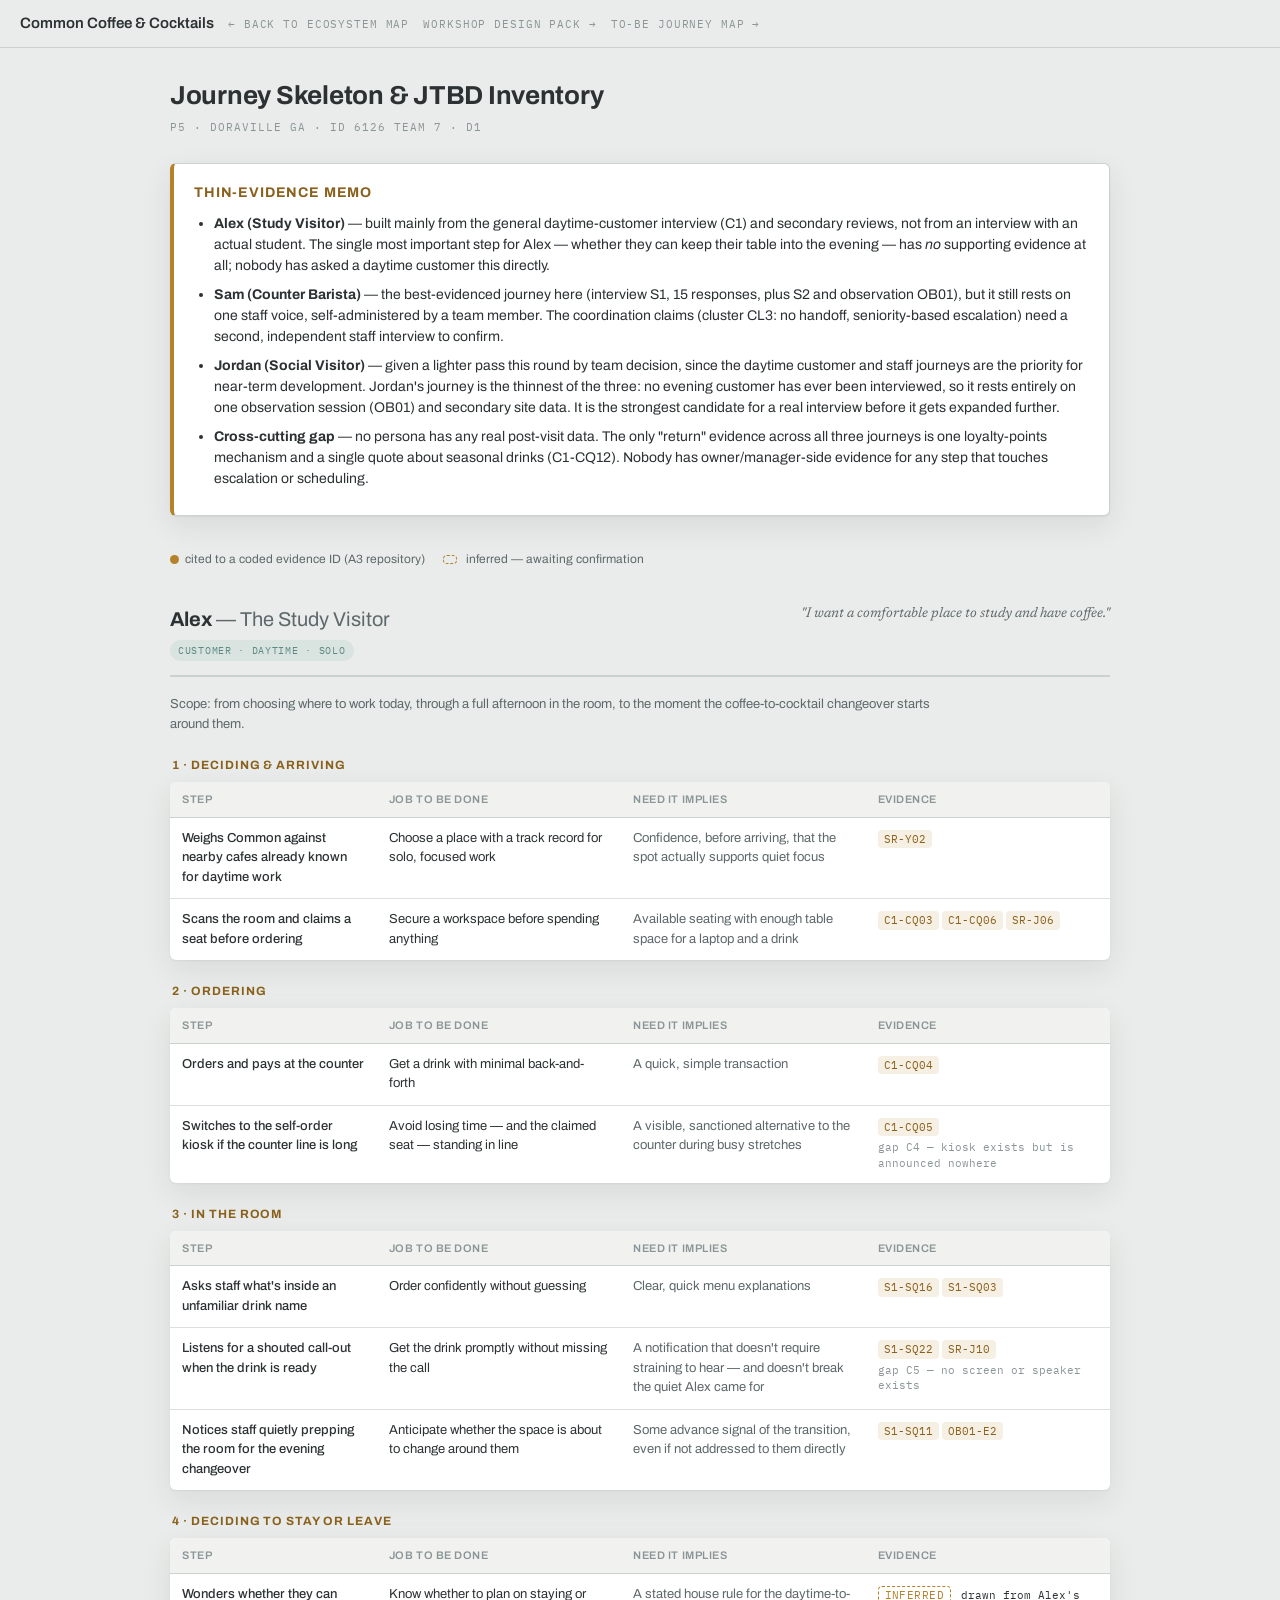
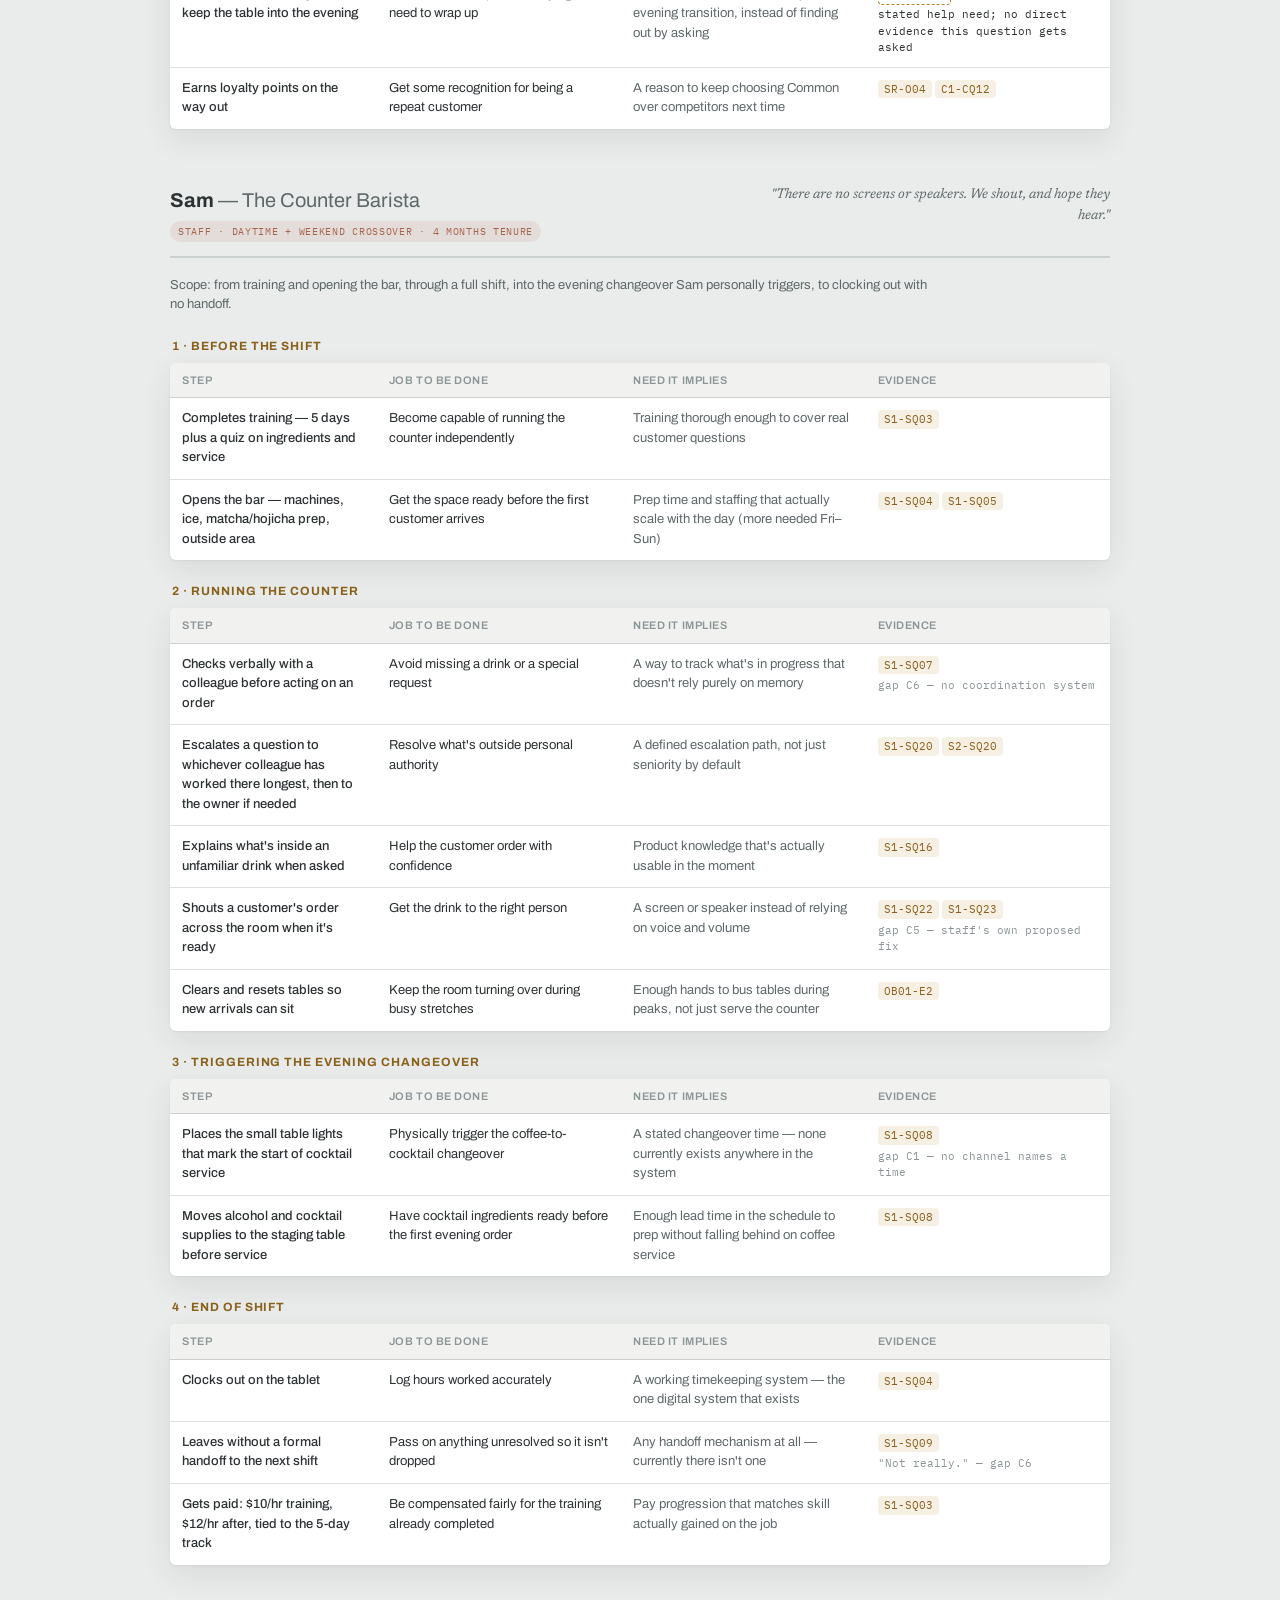
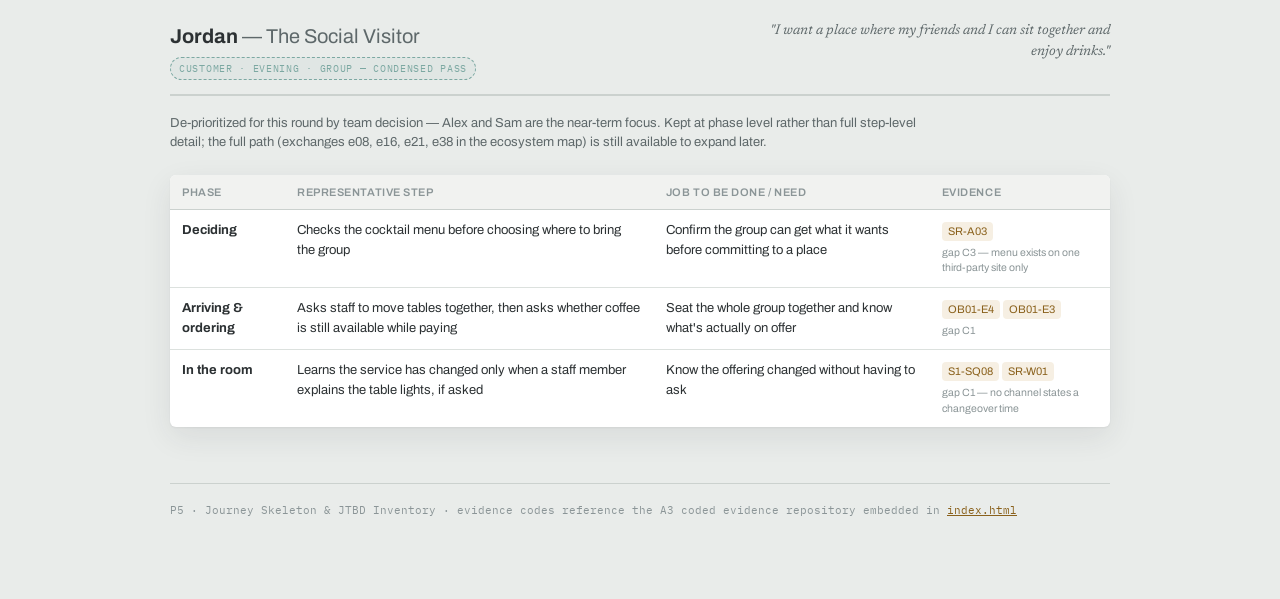
<file: journey.html>
<!DOCTYPE html>
<html lang="en">
<head>
<meta charset="UTF-8">
<meta name="viewport" content="width=device-width, initial-scale=1.0">
<title>Journey Skeleton &amp; JTBD Inventory — Common Coffee</title>
<link rel="preconnect" href="https://fonts.googleapis.com">
<link rel="preconnect" href="https://fonts.gstatic.com" crossorigin>
<link rel="stylesheet" href="https://fonts.googleapis.com/css2?family=Archivo:wght@400;500;600;700&family=IBM+Plex+Mono:wght@400;500&family=Newsreader:ital,opsz,wght@0,6..72,400;1,6..72,400&display=swap">
<style>
:root{
  --chrome:#E9ECEA; --chrome-2:#E0E4E1; --chrome-3:#D4D9D6;
  --ink:#2C3133; --ink-2:#5E686A; --ink-3:#8B9597;
  --rule:#CBD1CE; --rule-soft:#DCE1DE;
  --stage:#F1F2F0; --stage-2:#FFFFFF;
  --brass:#B5822C; --brass-deep:#8A611C; --brass-wash:rgba(181,130,44,.13);
  --c-customer:#5E8A83; --c-customer-wash:rgba(124,168,162,.14);
  --c-staff:#A6644F; --c-staff-wash:rgba(197,139,124,.16);
  --c-customer-lite:#7CA8A2; --c-customer-lite-wash:rgba(124,168,162,.08);
  --infer:#B5822C;
  --shadow:0 1px 2px rgba(44,49,51,.06), 0 10px 30px rgba(44,49,51,.09);
}
@media (prefers-color-scheme: dark){
  :root:not([data-theme="light"]){
    --chrome:#1B1F20; --chrome-2:#232829; --chrome-3:#2C3234;
    --ink:#E4E8E7; --ink-2:#A8B1B1; --ink-3:#788283;
    --rule:#343A3B; --rule-soft:#282D2E;
    --stage:#212525; --stage-2:#272B2C;
    --brass:#D39A3E; --brass-deep:#E0AE58; --brass-wash:rgba(211,154,62,.16);
    --c-customer:#7CB0A9; --c-customer-wash:rgba(124,176,169,.14);
    --c-staff:#CF9384; --c-staff-wash:rgba(207,147,132,.16);
    --c-customer-lite:#6C9A94; --c-customer-lite-wash:rgba(124,176,169,.08);
    --infer:#D39A3E;
    --shadow:0 1px 2px rgba(0,0,0,.45), 0 10px 30px rgba(0,0,0,.38);
  }
}
*{box-sizing:border-box}
body{
  margin:0; background:var(--chrome); color:var(--ink);
  font-family:"Archivo","Helvetica Neue",Arial,sans-serif;
  font-size:14px; line-height:1.5; -webkit-font-smoothing:antialiased;
}
a{color:var(--brass-deep)}
.wrap{max-width:980px; margin:0 auto; padding:28px 20px 80px}

header.top{padding:12px 20px; border-bottom:1px solid var(--rule); background:var(--chrome); display:flex; align-items:baseline; gap:14px; flex-wrap:wrap}
header.top .brand{font-weight:600; font-size:15px}
header.top a.back{font-family:"IBM Plex Mono",monospace; font-size:11px; text-transform:uppercase; letter-spacing:.08em; color:var(--ink-3); text-decoration:none}
header.top a.back:hover{color:var(--brass-deep)}

h1{font-size:26px; font-weight:700; letter-spacing:-.01em; margin:0 0 4px}
.sub{font-family:"IBM Plex Mono",monospace; font-size:11px; text-transform:uppercase; letter-spacing:.09em; color:var(--ink-3); margin-bottom:28px}

.memo{
  background:var(--stage-2); border:1px solid var(--rule); border-left:4px solid var(--brass);
  border-radius:6px; padding:18px 20px; margin-bottom:34px; box-shadow:var(--shadow);
}
.memo h2{margin:0 0 10px; font-size:14px; text-transform:uppercase; letter-spacing:.06em; color:var(--brass-deep)}
.memo ul{margin:0; padding-left:20px}
.memo li{margin-bottom:8px}
.memo li b{color:var(--ink)}

.legend{display:flex; gap:18px; flex-wrap:wrap; margin-bottom:36px; font-size:12px; color:var(--ink-2)}
.legend span{display:inline-flex; align-items:center; gap:6px}
.dot{width:9px; height:9px; border-radius:50%; display:inline-block}
.dot.cited{background:var(--brass)}
.dot.inferred{background:none; border:1.5px dashed var(--infer)}

.persona{margin-bottom:56px}
.persona-head{
  display:flex; align-items:flex-start; justify-content:space-between; gap:16px; flex-wrap:wrap;
  padding-bottom:14px; margin-bottom:18px; border-bottom:2px solid var(--rule);
}
.persona-head h2{font-size:20px; margin:0}
.persona-head .arch{color:var(--ink-2); font-weight:400}
.persona-head .quote{font-family:"Newsreader",serif; font-style:italic; color:var(--ink-2); max-width:360px; text-align:right}
.tag{
  display:inline-block; font-family:"IBM Plex Mono",monospace; font-size:10px; text-transform:uppercase;
  letter-spacing:.07em; padding:3px 8px; border-radius:20px; margin-top:6px;
}
.tag.customer{background:var(--c-customer-wash); color:var(--c-customer)}
.tag.staff{background:var(--c-staff-wash); color:var(--c-staff)}
.tag.light{background:var(--c-customer-lite-wash); color:var(--c-customer-lite); border:1px dashed var(--c-customer-lite)}

.note{font-size:13px; color:var(--ink-2); margin-bottom:22px; max-width:760px}

.phase{margin-bottom:22px}
.phase h3{
  font-size:12px; text-transform:uppercase; letter-spacing:.08em; color:var(--brass-deep);
  margin:0 0 8px; padding-left:2px;
}
table.steps{width:100%; border-collapse:collapse; background:var(--stage-2); border-radius:6px; overflow:hidden; box-shadow:var(--shadow)}
table.steps th{
  text-align:left; font-size:11px; text-transform:uppercase; letter-spacing:.05em; color:var(--ink-3);
  font-weight:600; padding:9px 12px; border-bottom:1px solid var(--rule); background:var(--stage)
}
table.steps td{padding:11px 12px; border-bottom:1px solid var(--rule-soft); vertical-align:top; font-size:13px}
table.steps tr:last-child td{border-bottom:none}
table.steps td.step{font-weight:500; width:22%}
table.steps td.jtbd{width:26%; color:var(--ink)}
table.steps td.need{width:26%; color:var(--ink-2)}
table.steps td.ev{width:26%; font-family:"IBM Plex Mono",monospace; font-size:11px}
.code{
  display:inline-block; background:var(--brass-wash); color:var(--brass-deep); border-radius:4px;
  padding:1px 6px; margin:1px 3px 1px 0; font-size:11px;
}
.inferred{
  display:inline-block; border:1px dashed var(--infer); color:var(--infer); border-radius:4px;
  padding:1px 6px; margin:1px 3px 1px 0; font-size:10.5px; text-transform:uppercase; letter-spacing:.04em;
}
.contra{color:var(--ink-3); font-size:10.5px; display:block; margin-top:3px}

.condensed-table{width:100%; border-collapse:collapse; background:var(--stage-2); border-radius:6px; overflow:hidden; box-shadow:var(--shadow)}
.condensed-table th{
  text-align:left; font-size:11px; text-transform:uppercase; letter-spacing:.05em; color:var(--ink-3);
  font-weight:600; padding:9px 12px; border-bottom:1px solid var(--rule); background:var(--stage)
}
.condensed-table td{padding:11px 12px; border-bottom:1px solid var(--rule-soft); vertical-align:top; font-size:13px}
.condensed-table tr:last-child td{border-bottom:none}

footer{margin-top:40px; padding-top:18px; border-top:1px solid var(--rule); font-size:11px; color:var(--ink-3); font-family:"IBM Plex Mono",monospace}
</style>
</head>
<body>

<header class="top">
  <span class="brand">Common Coffee &amp; Cocktails</span>
  <a class="back" href="index.html">&larr; back to ecosystem map</a>
  <a class="back" href="workshop.html">workshop design pack &rarr;</a>
  <a class="back" href="tobe.html">to-be journey map &rarr;</a>
</header>

<div class="wrap">
  <h1>Journey Skeleton &amp; JTBD Inventory</h1>
  <div class="sub">P5 · Doraville GA · ID 6126 Team 7 · D1</div>

  <div class="memo">
    <h2>Thin-evidence memo</h2>
    <ul>
      <li><b>Alex (Study Visitor)</b> — built mainly from the general daytime-customer interview (C1) and secondary reviews, not from an interview with an actual student. The single most important step for Alex — whether they can keep their table into the evening — has <i>no</i> supporting evidence at all; nobody has asked a daytime customer this directly.</li>
      <li><b>Sam (Counter Barista)</b> — the best-evidenced journey here (interview S1, 15 responses, plus S2 and observation OB01), but it still rests on one staff voice, self-administered by a team member. The coordination claims (cluster CL3: no handoff, seniority-based escalation) need a second, independent staff interview to confirm.</li>
      <li><b>Jordan (Social Visitor)</b> — given a lighter pass this round by team decision, since the daytime customer and staff journeys are the priority for near-term development. Jordan's journey is the thinnest of the three: no evening customer has ever been interviewed, so it rests entirely on one observation session (OB01) and secondary site data. It is the strongest candidate for a real interview before it gets expanded further.</li>
      <li><b>Cross-cutting gap</b> — no persona has any real post-visit data. The only "return" evidence across all three journeys is one loyalty-points mechanism and a single quote about seasonal drinks (C1-CQ12). Nobody has owner/manager-side evidence for any step that touches escalation or scheduling.</li>
    </ul>
  </div>

  <div class="legend">
    <span><span class="dot cited"></span> cited to a coded evidence ID (A3 repository)</span>
    <span><span class="dot inferred"></span> inferred — awaiting confirmation</span>
  </div>

  <!-- ================= ALEX ================= -->
  <section class="persona">
    <div class="persona-head">
      <div>
        <h2>Alex <span class="arch">— The Study Visitor</span></h2>
        <span class="tag customer">Customer · Daytime · Solo</span>
      </div>
      <div class="quote">"I want a comfortable place to study and have coffee."</div>
    </div>
    <p class="note">Scope: from choosing where to work today, through a full afternoon in the room, to the moment the coffee-to-cocktail changeover starts around them.</p>

    <div class="phase">
      <h3>1 · Deciding &amp; arriving</h3>
      <table class="steps">
        <tr><th>Step</th><th>Job to be done</th><th>Need it implies</th><th>Evidence</th></tr>
        <tr>
          <td class="step">Weighs Common against nearby cafes already known for daytime work</td>
          <td class="jtbd">Choose a place with a track record for solo, focused work</td>
          <td class="need">Confidence, before arriving, that the spot actually supports quiet focus</td>
          <td class="ev"><span class="code">SR-Y02</span></td>
        </tr>
        <tr>
          <td class="step">Scans the room and claims a seat before ordering</td>
          <td class="jtbd">Secure a workspace before spending anything</td>
          <td class="need">Available seating with enough table space for a laptop and a drink</td>
          <td class="ev"><span class="code">C1-CQ03</span><span class="code">C1-CQ06</span><span class="code">SR-J06</span></td>
        </tr>
      </table>
    </div>

    <div class="phase">
      <h3>2 · Ordering</h3>
      <table class="steps">
        <tr><th>Step</th><th>Job to be done</th><th>Need it implies</th><th>Evidence</th></tr>
        <tr>
          <td class="step">Orders and pays at the counter</td>
          <td class="jtbd">Get a drink with minimal back-and-forth</td>
          <td class="need">A quick, simple transaction</td>
          <td class="ev"><span class="code">C1-CQ04</span></td>
        </tr>
        <tr>
          <td class="step">Switches to the self-order kiosk if the counter line is long</td>
          <td class="jtbd">Avoid losing time — and the claimed seat — standing in line</td>
          <td class="need">A visible, sanctioned alternative to the counter during busy stretches</td>
          <td class="ev"><span class="code">C1-CQ05</span><span class="contra">gap C4 — kiosk exists but is announced nowhere</span></td>
        </tr>
      </table>
    </div>

    <div class="phase">
      <h3>3 · In the room</h3>
      <table class="steps">
        <tr><th>Step</th><th>Job to be done</th><th>Need it implies</th><th>Evidence</th></tr>
        <tr>
          <td class="step">Asks staff what's inside an unfamiliar drink name</td>
          <td class="jtbd">Order confidently without guessing</td>
          <td class="need">Clear, quick menu explanations</td>
          <td class="ev"><span class="code">S1-SQ16</span><span class="code">S1-SQ03</span></td>
        </tr>
        <tr>
          <td class="step">Listens for a shouted call-out when the drink is ready</td>
          <td class="jtbd">Get the drink promptly without missing the call</td>
          <td class="need">A notification that doesn't require straining to hear — and doesn't break the quiet Alex came for</td>
          <td class="ev"><span class="code">S1-SQ22</span><span class="code">SR-J10</span><span class="contra">gap C5 — no screen or speaker exists</span></td>
        </tr>
        <tr>
          <td class="step">Notices staff quietly prepping the room for the evening changeover</td>
          <td class="jtbd">Anticipate whether the space is about to change around them</td>
          <td class="need">Some advance signal of the transition, even if not addressed to them directly</td>
          <td class="ev"><span class="code">S1-SQ11</span><span class="code">OB01-E2</span></td>
        </tr>
      </table>
    </div>

    <div class="phase">
      <h3>4 · Deciding to stay or leave</h3>
      <table class="steps">
        <tr><th>Step</th><th>Job to be done</th><th>Need it implies</th><th>Evidence</th></tr>
        <tr>
          <td class="step">Wonders whether they can keep the table into the evening</td>
          <td class="jtbd">Know whether to plan on staying or need to wrap up</td>
          <td class="need">A stated house rule for the daytime-to-evening transition, instead of finding out by asking</td>
          <td class="ev"><span class="inferred">inferred</span> drawn from Alex's stated help need; no direct evidence this question gets asked</td>
        </tr>
        <tr>
          <td class="step">Earns loyalty points on the way out</td>
          <td class="jtbd">Get some recognition for being a repeat customer</td>
          <td class="need">A reason to keep choosing Common over competitors next time</td>
          <td class="ev"><span class="code">SR-O04</span><span class="code">C1-CQ12</span></td>
        </tr>
      </table>
    </div>
  </section>

  <!-- ================= SAM ================= -->
  <section class="persona">
    <div class="persona-head">
      <div>
        <h2>Sam <span class="arch">— The Counter Barista</span></h2>
        <span class="tag staff">Staff · Daytime + weekend crossover · 4 months tenure</span>
      </div>
      <div class="quote">"There are no screens or speakers. We shout, and hope they hear."</div>
    </div>
    <p class="note">Scope: from training and opening the bar, through a full shift, into the evening changeover Sam personally triggers, to clocking out with no handoff.</p>

    <div class="phase">
      <h3>1 · Before the shift</h3>
      <table class="steps">
        <tr><th>Step</th><th>Job to be done</th><th>Need it implies</th><th>Evidence</th></tr>
        <tr>
          <td class="step">Completes training — 5 days plus a quiz on ingredients and service</td>
          <td class="jtbd">Become capable of running the counter independently</td>
          <td class="need">Training thorough enough to cover real customer questions</td>
          <td class="ev"><span class="code">S1-SQ03</span></td>
        </tr>
        <tr>
          <td class="step">Opens the bar — machines, ice, matcha/hojicha prep, outside area</td>
          <td class="jtbd">Get the space ready before the first customer arrives</td>
          <td class="need">Prep time and staffing that actually scale with the day (more needed Fri–Sun)</td>
          <td class="ev"><span class="code">S1-SQ04</span><span class="code">S1-SQ05</span></td>
        </tr>
      </table>
    </div>

    <div class="phase">
      <h3>2 · Running the counter</h3>
      <table class="steps">
        <tr><th>Step</th><th>Job to be done</th><th>Need it implies</th><th>Evidence</th></tr>
        <tr>
          <td class="step">Checks verbally with a colleague before acting on an order</td>
          <td class="jtbd">Avoid missing a drink or a special request</td>
          <td class="need">A way to track what's in progress that doesn't rely purely on memory</td>
          <td class="ev"><span class="code">S1-SQ07</span><span class="contra">gap C6 — no coordination system</span></td>
        </tr>
        <tr>
          <td class="step">Escalates a question to whichever colleague has worked there longest, then to the owner if needed</td>
          <td class="jtbd">Resolve what's outside personal authority</td>
          <td class="need">A defined escalation path, not just seniority by default</td>
          <td class="ev"><span class="code">S1-SQ20</span><span class="code">S2-SQ20</span></td>
        </tr>
        <tr>
          <td class="step">Explains what's inside an unfamiliar drink when asked</td>
          <td class="jtbd">Help the customer order with confidence</td>
          <td class="need">Product knowledge that's actually usable in the moment</td>
          <td class="ev"><span class="code">S1-SQ16</span></td>
        </tr>
        <tr>
          <td class="step">Shouts a customer's order across the room when it's ready</td>
          <td class="jtbd">Get the drink to the right person</td>
          <td class="need">A screen or speaker instead of relying on voice and volume</td>
          <td class="ev"><span class="code">S1-SQ22</span><span class="code">S1-SQ23</span><span class="contra">gap C5 — staff's own proposed fix</span></td>
        </tr>
        <tr>
          <td class="step">Clears and resets tables so new arrivals can sit</td>
          <td class="jtbd">Keep the room turning over during busy stretches</td>
          <td class="need">Enough hands to bus tables during peaks, not just serve the counter</td>
          <td class="ev"><span class="code">OB01-E2</span></td>
        </tr>
      </table>
    </div>

    <div class="phase">
      <h3>3 · Triggering the evening changeover</h3>
      <table class="steps">
        <tr><th>Step</th><th>Job to be done</th><th>Need it implies</th><th>Evidence</th></tr>
        <tr>
          <td class="step">Places the small table lights that mark the start of cocktail service</td>
          <td class="jtbd">Physically trigger the coffee-to-cocktail changeover</td>
          <td class="need">A stated changeover time — none currently exists anywhere in the system</td>
          <td class="ev"><span class="code">S1-SQ08</span><span class="contra">gap C1 — no channel names a time</span></td>
        </tr>
        <tr>
          <td class="step">Moves alcohol and cocktail supplies to the staging table before service</td>
          <td class="jtbd">Have cocktail ingredients ready before the first evening order</td>
          <td class="need">Enough lead time in the schedule to prep without falling behind on coffee service</td>
          <td class="ev"><span class="code">S1-SQ08</span></td>
        </tr>
      </table>
    </div>

    <div class="phase">
      <h3>4 · End of shift</h3>
      <table class="steps">
        <tr><th>Step</th><th>Job to be done</th><th>Need it implies</th><th>Evidence</th></tr>
        <tr>
          <td class="step">Clocks out on the tablet</td>
          <td class="jtbd">Log hours worked accurately</td>
          <td class="need">A working timekeeping system — the one digital system that exists</td>
          <td class="ev"><span class="code">S1-SQ04</span></td>
        </tr>
        <tr>
          <td class="step">Leaves without a formal handoff to the next shift</td>
          <td class="jtbd">Pass on anything unresolved so it isn't dropped</td>
          <td class="need">Any handoff mechanism at all — currently there isn't one</td>
          <td class="ev"><span class="code">S1-SQ09</span><span class="contra">"Not really." — gap C6</span></td>
        </tr>
        <tr>
          <td class="step">Gets paid: $10/hr training, $12/hr after, tied to the 5-day track</td>
          <td class="jtbd">Be compensated fairly for the training already completed</td>
          <td class="need">Pay progression that matches skill actually gained on the job</td>
          <td class="ev"><span class="code">S1-SQ03</span></td>
        </tr>
      </table>
    </div>
  </section>

  <!-- ================= JORDAN (condensed) ================= -->
  <section class="persona">
    <div class="persona-head">
      <div>
        <h2>Jordan <span class="arch">— The Social Visitor</span></h2>
        <span class="tag light">Customer · Evening · Group — condensed pass</span>
      </div>
      <div class="quote">"I want a place where my friends and I can sit together and enjoy drinks."</div>
    </div>
    <p class="note">De-prioritized for this round by team decision — Alex and Sam are the near-term focus. Kept at phase level rather than full step-level detail; the full path (exchanges e08, e16, e21, e38 in the ecosystem map) is still available to expand later.</p>
    <table class="condensed-table">
      <tr><th>Phase</th><th>Representative step</th><th>Job to be done / need</th><th>Evidence</th></tr>
      <tr>
        <td><b>Deciding</b></td>
        <td>Checks the cocktail menu before choosing where to bring the group</td>
        <td>Confirm the group can get what it wants before committing to a place</td>
        <td><span class="code">SR-A03</span><span class="contra">gap C3 — menu exists on one third-party site only</span></td>
      </tr>
      <tr>
        <td><b>Arriving &amp; ordering</b></td>
        <td>Asks staff to move tables together, then asks whether coffee is still available while paying</td>
        <td>Seat the whole group together and know what's actually on offer</td>
        <td><span class="code">OB01-E4</span><span class="code">OB01-E3</span><span class="contra">gap C1</span></td>
      </tr>
      <tr>
        <td><b>In the room</b></td>
        <td>Learns the service has changed only when a staff member explains the table lights, if asked</td>
        <td>Know the offering changed without having to ask</td>
        <td><span class="code">S1-SQ08</span><span class="code">SR-W01</span><span class="contra">gap C1 — no channel states a changeover time</span></td>
      </tr>
    </table>
  </section>

  <footer>
    P5 · Journey Skeleton &amp; JTBD Inventory · evidence codes reference the A3 coded evidence repository embedded in <a href="index.html">index.html</a>
  </footer>
</div>
</body>
</html>
</file>
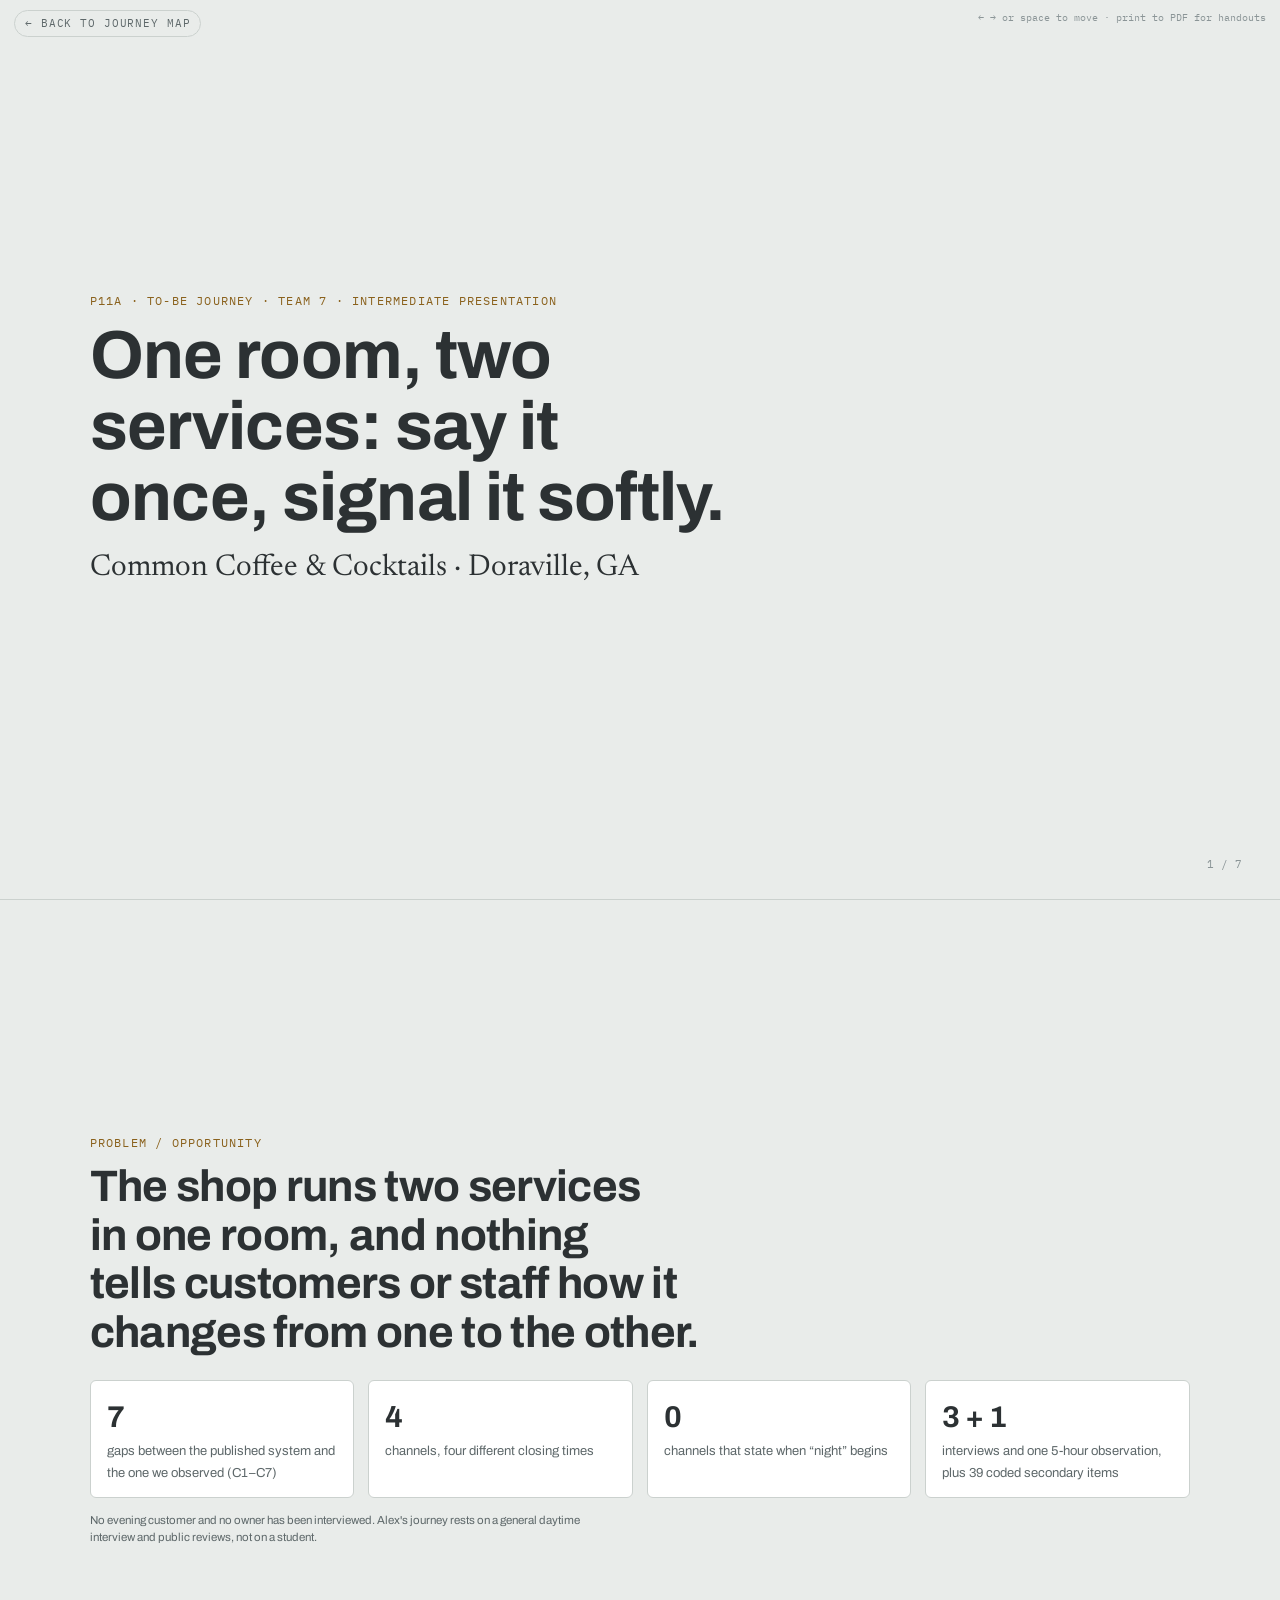
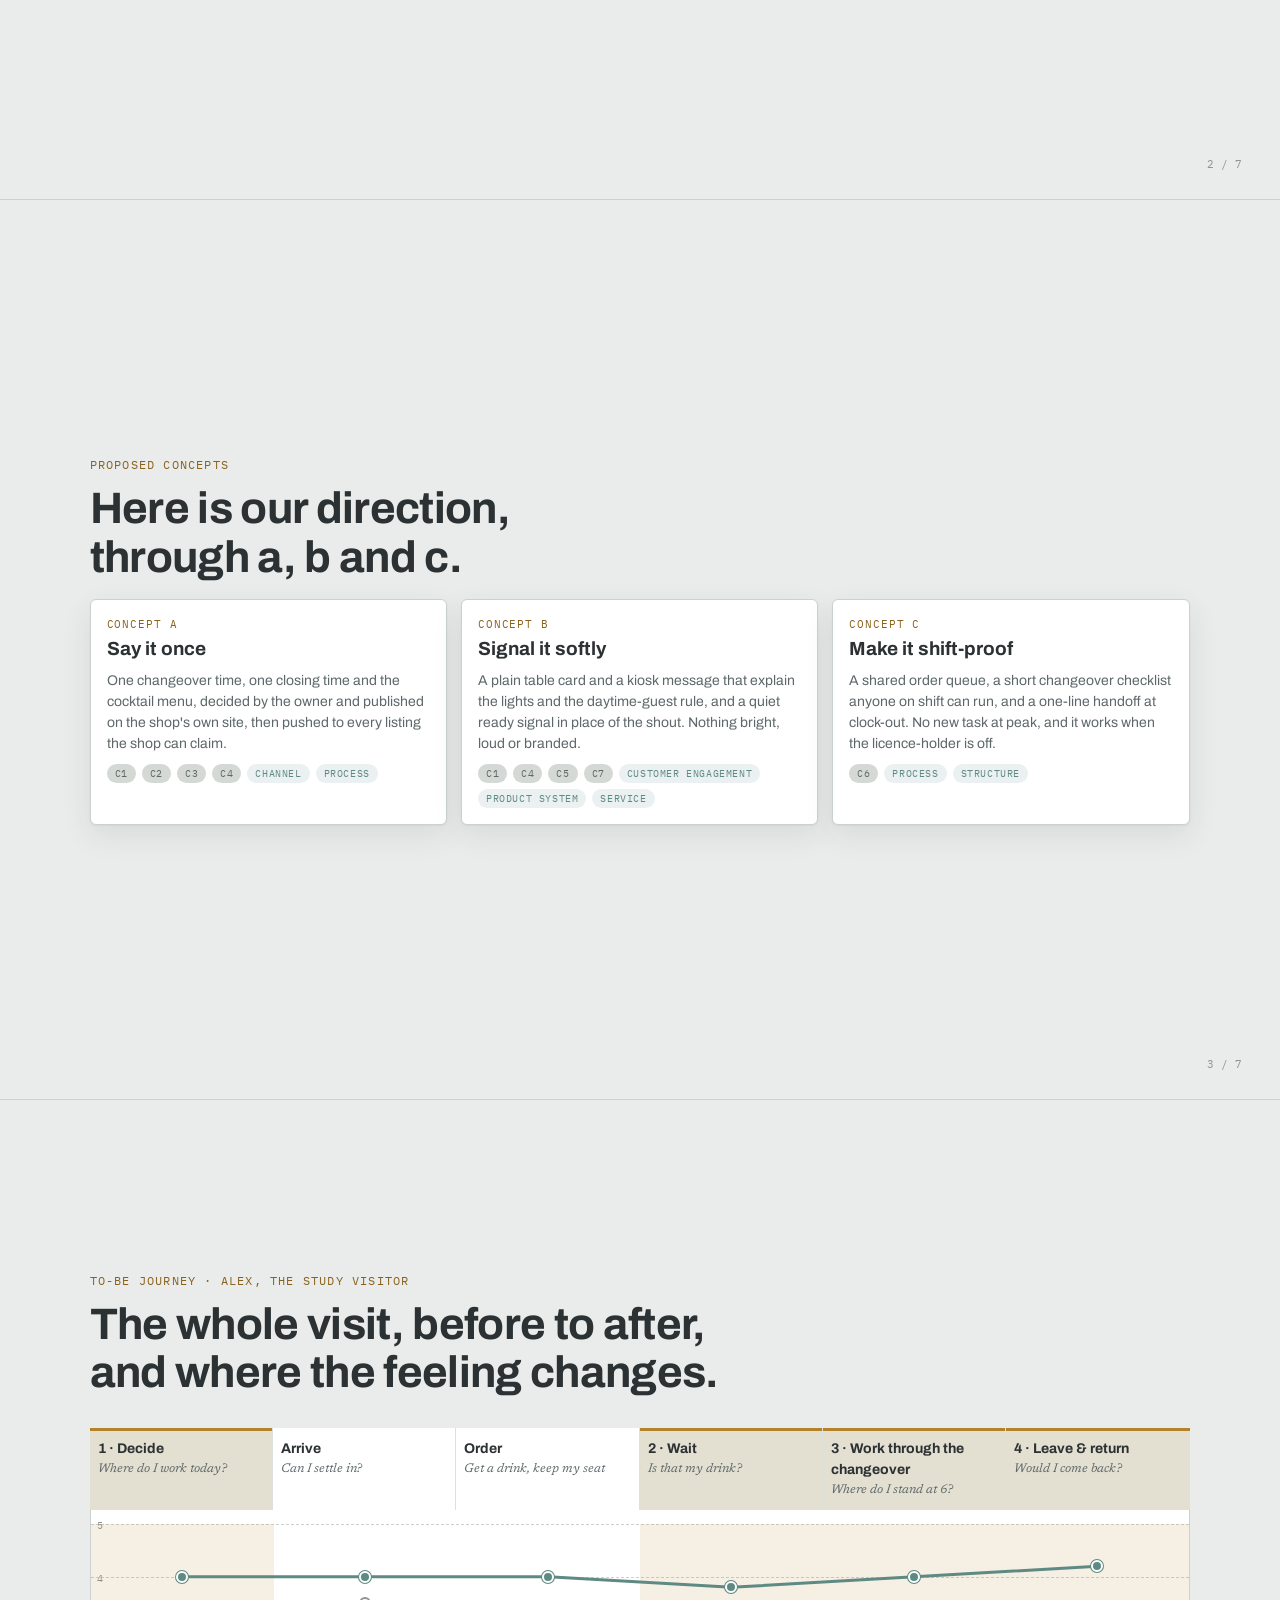
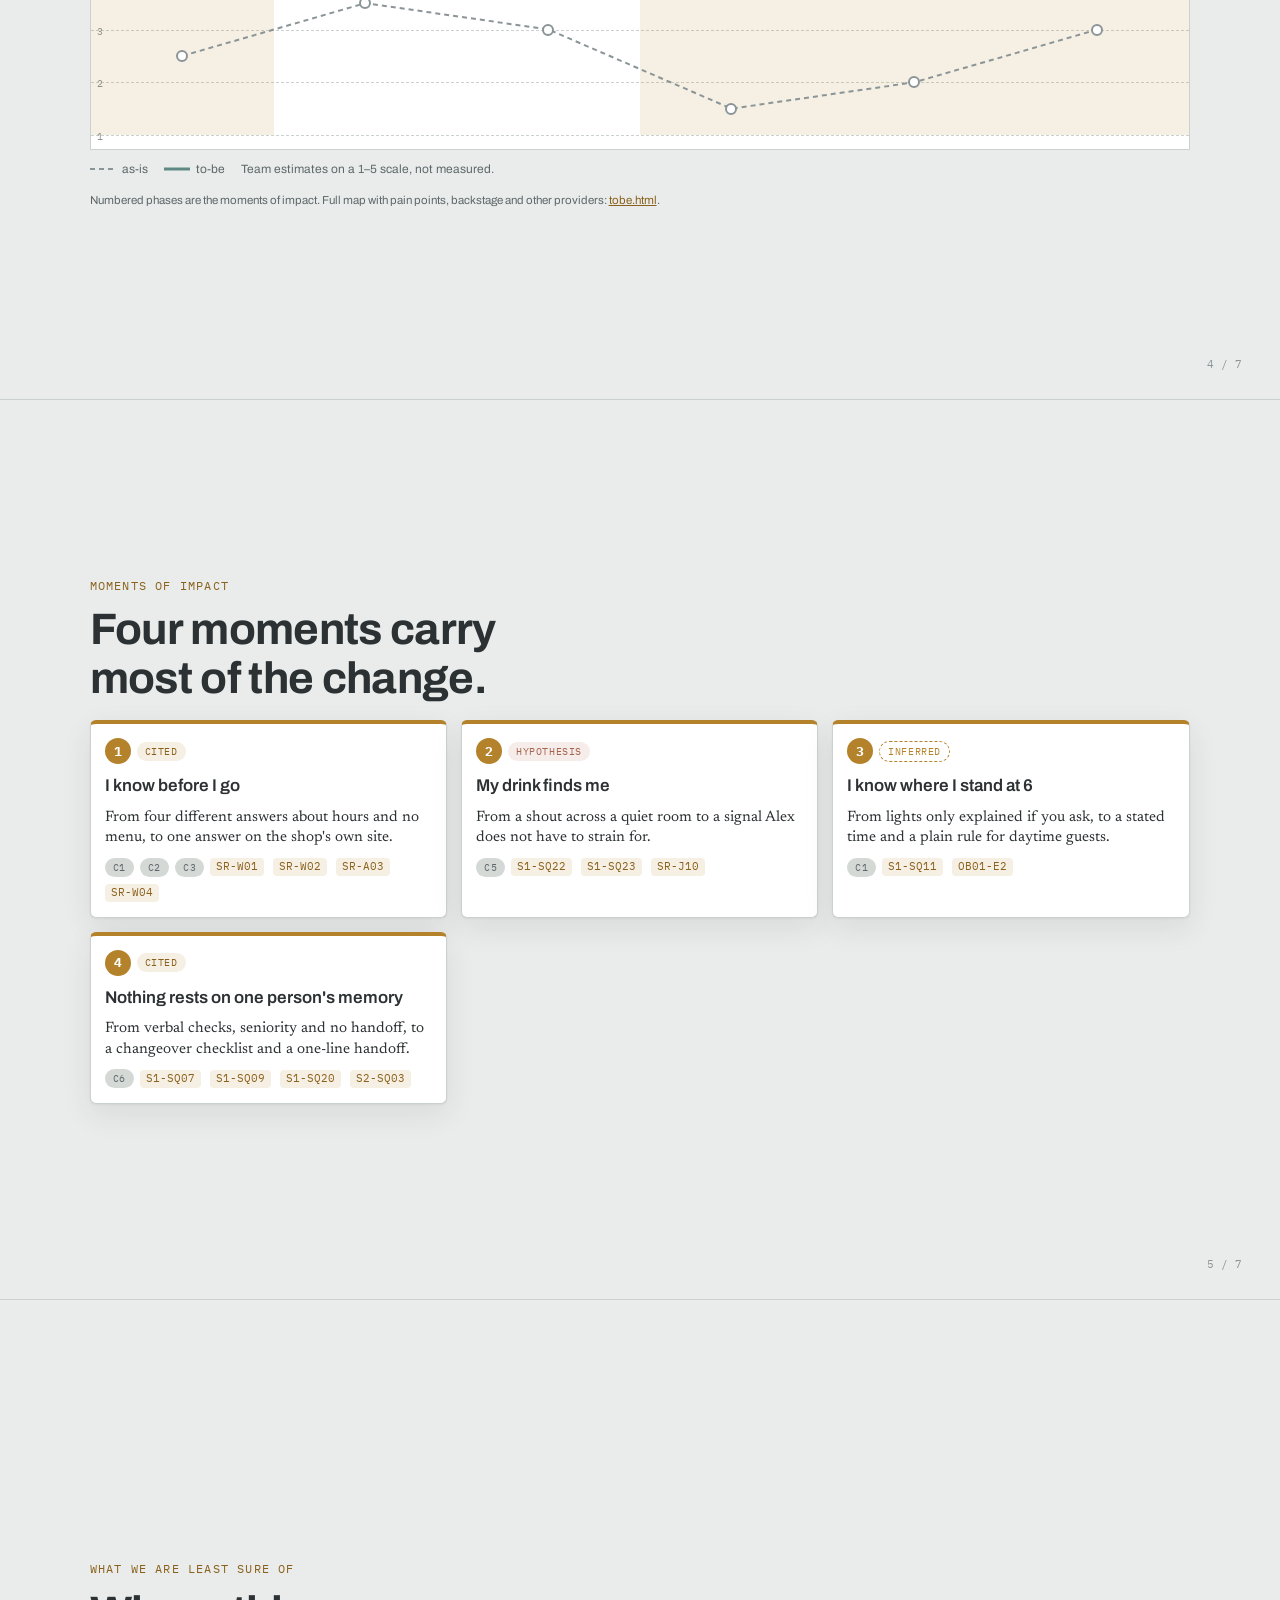
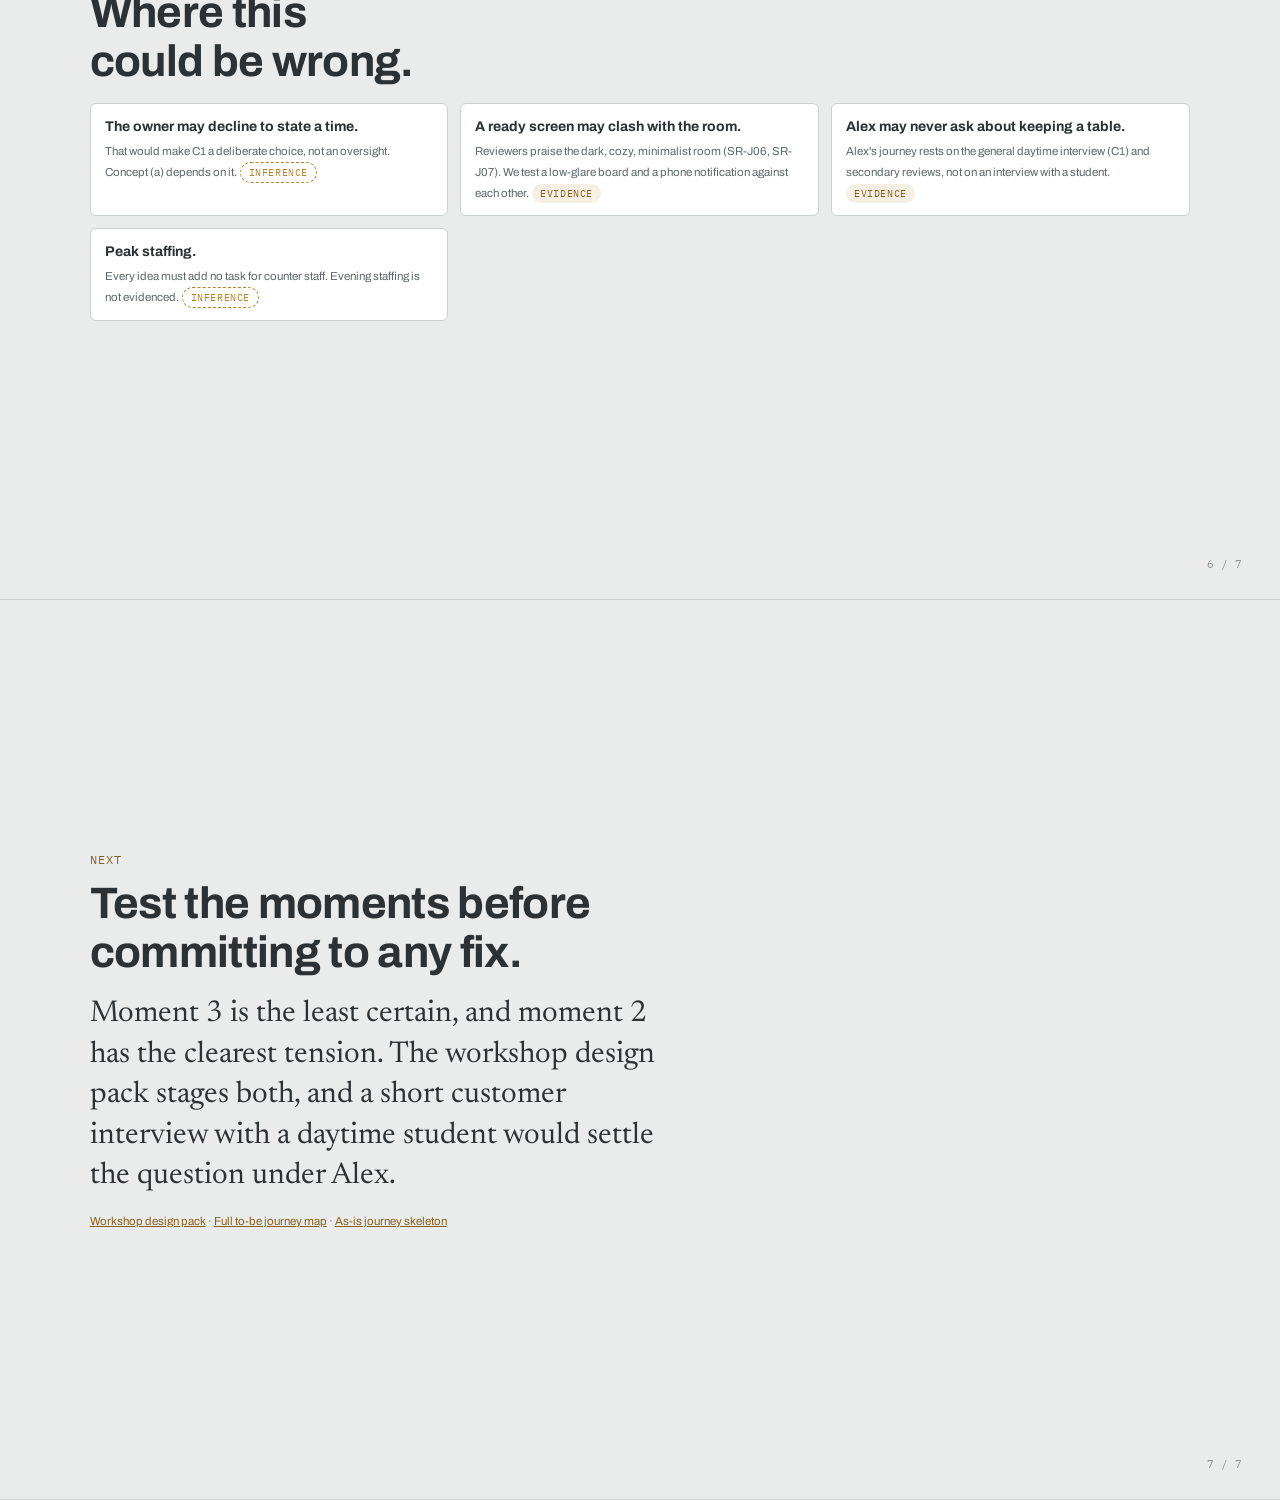
<file: tobe-slides.html>
<!DOCTYPE html>
<html lang="en">
<head>
<meta charset="UTF-8">
<meta name="viewport" content="width=device-width, initial-scale=1.0">
<title>To-Be Journey — Intermediate Presentation — Common Coffee</title>
<link rel="preconnect" href="https://fonts.googleapis.com">
<link rel="preconnect" href="https://fonts.gstatic.com" crossorigin>
<link rel="stylesheet" href="https://fonts.googleapis.com/css2?family=Archivo:wght@400;500;600;700&family=IBM+Plex+Mono:wght@400;500&family=Newsreader:ital,opsz,wght@0,6..72,400;1,6..72,400&display=swap">
<link rel="stylesheet" href="tobe.css">
<style>
html{scroll-snap-type:y mandatory; scroll-behavior:smooth}
.slide{min-height:100vh; scroll-snap-align:start; padding:7vh 7vw 9vh; display:flex; flex-direction:column; justify-content:center; border-bottom:1px solid var(--rule); position:relative}
.slide .eyebrow{font-family:"IBM Plex Mono",monospace; font-size:12px; text-transform:uppercase; letter-spacing:.1em; color:var(--brass-deep); margin-bottom:10px}
.slide h2{font-size:clamp(26px,3.6vw,44px); font-weight:700; letter-spacing:-.015em; line-height:1.1; margin-bottom:18px; max-width:20ch}
.slide.wide h2{max-width:28ch}
.slide .big{font-family:"Newsreader",serif; font-size:clamp(20px,2.4vw,30px); line-height:1.35; max-width:34ch}
.slide .body{max-width:1100px}
.num{position:absolute; right:3vw; bottom:3vh; font-family:"IBM Plex Mono",monospace; font-size:11px; color:var(--ink-3)}
.back{position:fixed; left:14px; top:10px; z-index:5; font-family:"IBM Plex Mono",monospace; font-size:11px; text-transform:uppercase; letter-spacing:.08em; color:var(--ink-2); text-decoration:none; background:var(--chrome); padding:4px 10px; border:1px solid var(--rule); border-radius:999px}
.back:hover{color:var(--brass-deep)}
.hint{position:fixed; right:14px; top:10px; font-family:"IBM Plex Mono",monospace; font-size:10px; color:var(--ink-3); z-index:5}
.title h1{font-size:clamp(34px,5.4vw,68px); max-width:16ch; line-height:1.04; margin-bottom:16px}
.cols{display:grid; grid-template-columns:repeat(auto-fit,minmax(260px,1fr)); gap:14px; margin-top:6px}
.stat{background:var(--card); border:1px solid var(--rule); border-radius:6px; padding:14px 16px}
.stat b{display:block; font-size:30px; letter-spacing:-.02em}
.stat span{color:var(--ink-2); font-size:13px}
.strip{display:grid; grid-template-columns:repeat(6,1fr); gap:0; position:relative; margin-top:14px}
.strip .ph{padding:10px 8px; border-right:1px solid var(--rule-soft); font-size:12.5px; background:var(--card)}
.strip .ph:last-child{border-right:none}
.strip .ph.m{background:var(--brass-wash); box-shadow:inset 0 3px 0 var(--brass)}
.strip .ph b{display:block; font-size:14px}
.strip .ph i{font-family:"Newsreader",serif; color:var(--ink-2)}
.chartbox{position:relative; height:240px; background:var(--card); border:1px solid var(--rule); border-top:none}
.chartbox .plot{position:absolute; inset:14px 0 14px 0}
.chartbox svg{position:absolute; inset:0; width:100%; height:100%; overflow:visible}
.chartbox .grid{position:absolute; left:0; right:0; border-top:1px dashed var(--rule)}
.chartbox .ylab{position:absolute; left:6px; font-size:10px; color:var(--ink-3); font-family:"IBM Plex Mono",monospace}
.chartbox .dot{position:absolute; width:12px; height:12px; margin:-6px 0 0 -6px; border-radius:50%}
.chartbox .dot.a{background:var(--card); border:2px solid var(--asis)}
.chartbox .dot.t{background:var(--customer); border:2px solid var(--card); box-shadow:0 0 0 1px var(--customer)}
.chartbox .moi-band{position:absolute; top:0; bottom:0; background:var(--brass-wash)}
.mini .mcard{padding:14px}
@media print{.slide{min-height:auto; height:100vh; page-break-after:always} .hint,.back{display:none} html{scroll-snap-type:none}}
</style>
</head>
<body>
<a class="back" href="tobe.html">&larr; back to journey map</a>
<div class="hint">← → or space to move · print to PDF for handouts</div>
<main id="deck"></main>

<script src="tobe-data.js"></script>
<script>
const esc = s => String(s).replace(/[&<>"]/g, c => ({"&":"&amp;","<":"&lt;",">":"&gt;",'"':"&quot;"}[c]));
const codes = a => a.map(x => `<span class="code">${esc(x)}</span>`).join("");
const types = a => a.map(x => `<span class="chip type">${esc(x)}</span>`).join(" ");
const gaps = a => a.map(g => `<span class="chip gap">${g}</span>`).join(" ");
const status = s => `<span class="chip ${s}">${s}</span>`;
const P = TB.phases, W = P.length;
const xPct = i => ((i + .5) / W) * 100, yPct = v => (1 - (v - 1) / 4) * 100;
const pts = k => P.map((p, i) => `${xPct(i).toFixed(2)},${yPct(p.emo[k]).toFixed(2)}`).join(" ");
const momOf = p => TB.moments.find(m => m.phase === p.id);

const chart = `
<div class="strip">${P.map(p => { const m = momOf(p); return `<div class="ph ${m ? "m" : ""}"><b>${m ? m.n + " · " : ""}${esc(p.name)}</b><i>${esc(p.sub)}</i></div>`; }).join("")}</div>
<div class="chartbox"><div class="plot">
 ${[1,2,3,4,5].map(v => `<div class="grid" style="top:${yPct(v)}%"></div><span class="ylab" style="top:calc(${yPct(v)}% - 6px)">${v}</span>`).join("")}
 ${P.map((p, i) => momOf(p) ? `<div class="moi-band" style="left:${i/W*100}%;width:${100/W}%"></div>` : "").join("")}
 <svg viewBox="0 0 100 100" preserveAspectRatio="none" aria-hidden="true">
  <polyline points="${pts(0)}" fill="none" stroke="var(--asis)" stroke-width="2" stroke-dasharray="5 4" vector-effect="non-scaling-stroke"/>
  <polyline points="${pts(1)}" fill="none" stroke="var(--customer)" stroke-width="3" vector-effect="non-scaling-stroke"/>
 </svg>
 ${P.map((p, i) => `<div class="dot a" style="left:${xPct(i)}%;top:${yPct(p.emo[0])}%"></div><div class="dot t" style="left:${xPct(i)}%;top:${yPct(p.emo[1])}%"></div>`).join("")}
</div></div>
<div class="legend" style="margin-top:10px"><span><svg width="26" height="6"><line x1="0" y1="3" x2="26" y2="3" stroke="var(--asis)" stroke-width="2" stroke-dasharray="5 4"/></svg> as-is</span><span><svg width="26" height="6"><line x1="0" y1="3" x2="26" y2="3" stroke="var(--customer)" stroke-width="3"/></svg> to-be</span><span>Team estimates on a 1–5 scale, not measured.</span></div>`;

const slides = [
 // 1
 `<section class="slide title"><div class="eyebrow">P11a · To-Be Journey · Team 7 · Intermediate presentation</div>
  <h1>One room, two services: say it once, signal it softly.</h1>
  <p class="big">Common Coffee &amp; Cocktails · Doraville, GA</p></section>`,

 // 2
 `<section class="slide wide"><div class="eyebrow">Problem / opportunity</div>
  <h2>The shop runs two services in one room, and nothing tells customers or staff how it changes from one to the other.</h2>
  <div class="body"><div class="cols">
   <div class="stat"><b>7</b><span>gaps between the published system and the one we observed (C1–C7)</span></div>
   <div class="stat"><b>4</b><span>channels, four different closing times</span></div>
   <div class="stat"><b>0</b><span>channels that state when “night” begins</span></div>
   <div class="stat"><b>3 + 1</b><span>interviews and one 5-hour observation, plus 39 coded secondary items</span></div>
  </div>
  <p class="small" style="margin-top:14px;max-width:70ch">No evening customer and no owner has been interviewed. Alex's journey rests on a general daytime interview and public reviews, not on a student.</p></div></section>`,

 // 3
 `<section class="slide"><div class="eyebrow">Proposed concepts</div>
  <h2>Here is our direction, through a, b and c.</h2>
  <div class="body"><div class="concepts">${TB.concepts.map(c => `<article class="ccard"><div class="k">Concept ${c.k}</div><h3>${esc(c.title)}</h3><p>${esc(c.body)}</p><div class="row">${gaps(c.gaps)} ${types(c.types)}</div></article>`).join("")}</div></div></section>`,

 // 4
 `<section class="slide wide"><div class="eyebrow">To-be journey · Alex, the Study Visitor</div>
  <h2>The whole visit, before to after, and where the feeling changes.</h2>
  <div class="body">${chart}<p class="small" style="margin-top:6px">Numbered phases are the moments of impact. Full map with pain points, backstage and other providers: <a href="tobe.html">tobe.html</a>.</p></div></section>`,

 // 5
 `<section class="slide wide mini"><div class="eyebrow">Moments of impact</div>
  <h2>Four moments carry most of the change.</h2>
  <div class="body"><div class="moments">${TB.moments.map(m => `<article class="mcard"><div class="row"><span class="num" style="position:static;width:26px;height:26px;border-radius:50%;background:var(--brass);color:#fff;display:grid;place-items:center;font-size:13px">${m.n}</span>${status(m.status)}</div><h3>${esc(m.title)}</h3><p class="shift" style="font-size:15px">${esc(m.shift)}</p><div class="row">${gaps(m.gaps)} ${codes(m.ev)}</div></article>`).join("")}</div></div></section>`,

 // 6
 `<section class="slide"><div class="eyebrow">What we are least sure of</div>
  <h2>Where this could be wrong.</h2>
  <div class="body"><div class="risks">${TB.risks.map(r => `<div class="risk"><b>${esc(r.t)}</b><span class="small">${esc(r.d)}</span> <span class="chip ${r.basis === "evidence" ? "cited" : "inferred"}">${r.basis}</span></div>`).join("")}</div></div></section>`,

 // 7
 `<section class="slide"><div class="eyebrow">Next</div>
  <h2>Test the moments before committing to any fix.</h2>
  <div class="body"><p class="big">Moment 3 is the least certain, and moment 2 has the clearest tension. The workshop design pack stages both, and a short customer interview with a daytime student would settle the question under Alex.</p>
  <p class="small" style="margin-top:16px"><a href="workshop.html">Workshop design pack</a> · <a href="tobe.html">Full to-be journey map</a> · <a href="journey.html">As-is journey skeleton</a></p></div></section>`
];

document.getElementById("deck").innerHTML = slides.map((s, i) => s.replace(/<\/section>$/, `<div class="num">${i + 1} / ${slides.length}</div></section>`)).join("");

const els = () => [...document.querySelectorAll(".slide")];
const cur = () => { const y = scrollY + innerHeight / 2; return Math.max(0, els().findIndex(e => e.offsetTop + e.offsetHeight > y)); };
addEventListener("keydown", e => {
  const go = d => { e.preventDefault(); const t = els()[Math.min(els().length - 1, Math.max(0, cur() + d))]; scrollTo({top: t.offsetTop}); };
  if (["ArrowRight","ArrowDown","PageDown"," "].includes(e.key)) go(1);
  if (["ArrowLeft","ArrowUp","PageUp"].includes(e.key)) go(-1);
});
</script>
</body>
</html>
</file>
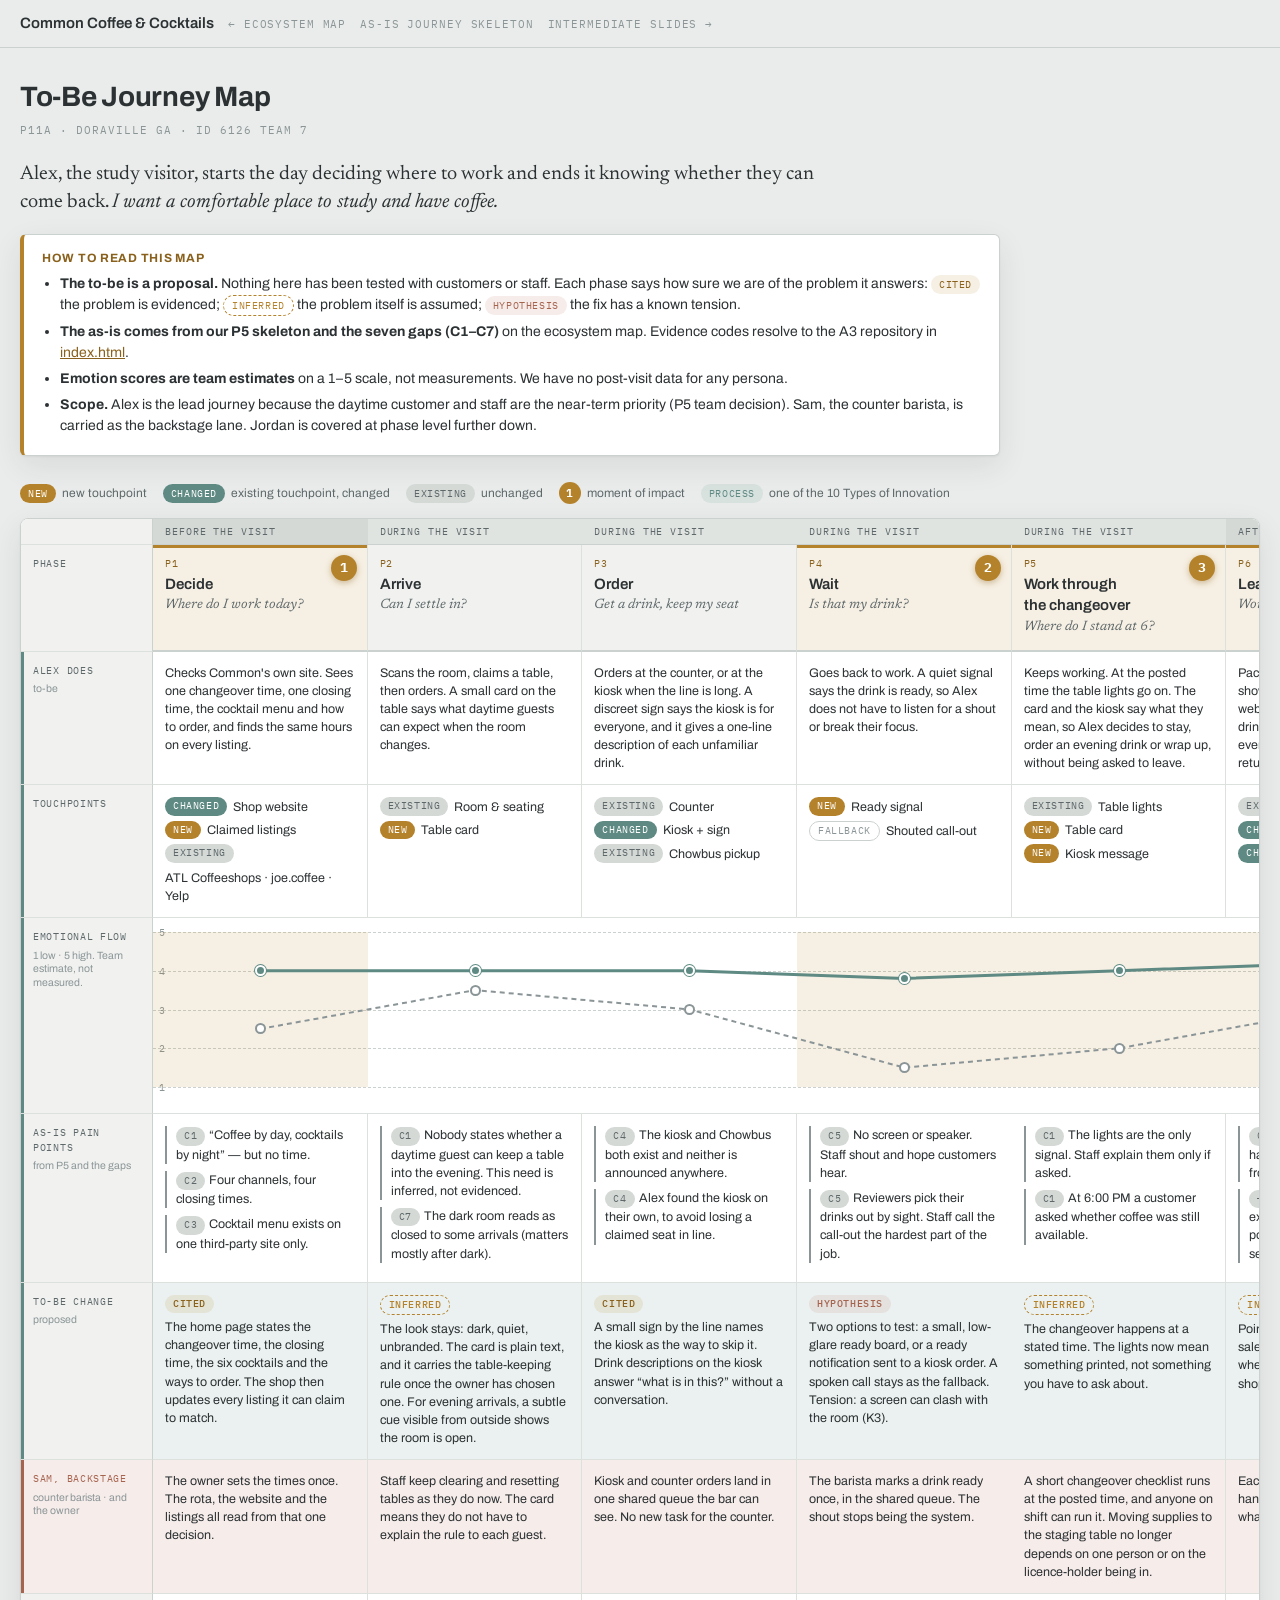
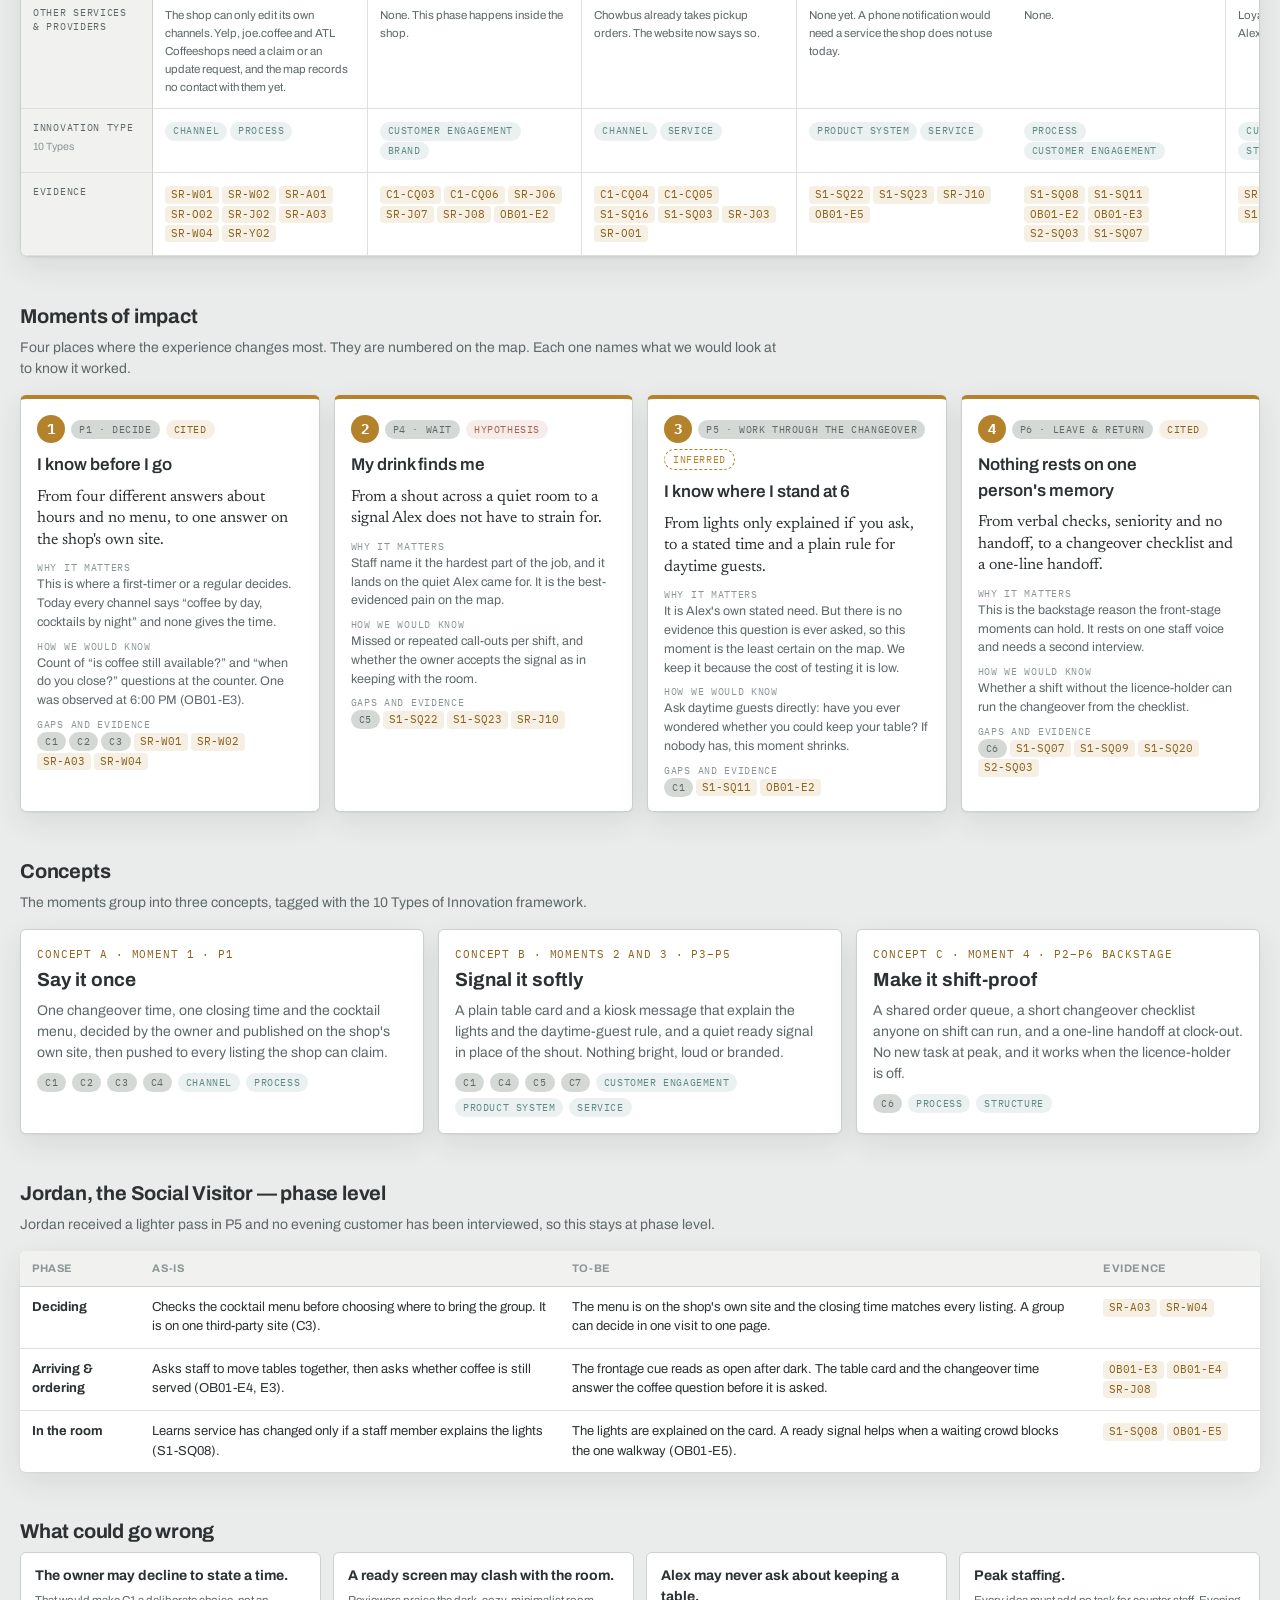
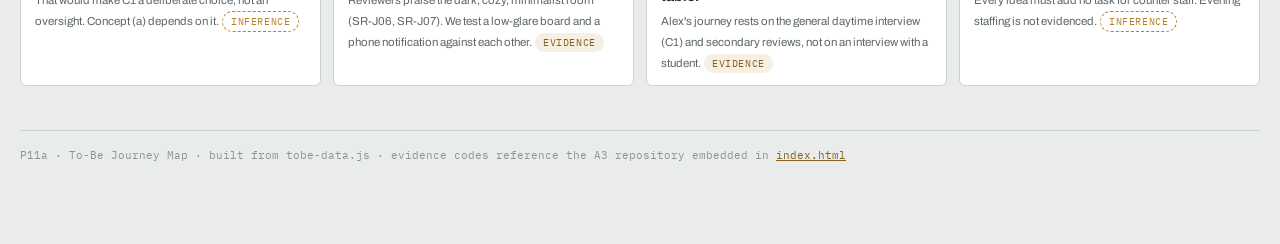
<file: tobe.html>
<!DOCTYPE html>
<html lang="en">
<head>
<meta charset="UTF-8">
<meta name="viewport" content="width=device-width, initial-scale=1.0">
<title>To-Be Journey Map — Common Coffee</title>
<link rel="preconnect" href="https://fonts.googleapis.com">
<link rel="preconnect" href="https://fonts.gstatic.com" crossorigin>
<link rel="stylesheet" href="https://fonts.googleapis.com/css2?family=Archivo:wght@400;500;600;700&family=IBM+Plex+Mono:wght@400;500&family=Newsreader:ital,opsz,wght@0,6..72,400;1,6..72,400&display=swap">
<link rel="stylesheet" href="tobe.css">
</head>
<body>

<header class="top">
  <span class="brand">Common Coffee &amp; Cocktails</span>
  <a href="index.html">&larr; ecosystem map</a>
  <a href="journey.html">as-is journey skeleton</a>
  <a href="tobe-slides.html">intermediate slides &rarr;</a>
</header>

<div class="wrap">
  <div class="intro">
    <h1>To-Be Journey Map</h1>
    <div class="sub">P11a · Doraville GA · ID 6126 Team 7</div>
    <p class="lede" id="lede"></p>
  </div>

  <div class="memo">
    <h2>How to read this map</h2>
    <ul>
      <li><b>The to-be is a proposal.</b> Nothing here has been tested with customers or staff. Each phase says how sure we are of the problem it answers: <span class="chip cited">cited</span> the problem is evidenced; <span class="chip inferred">inferred</span> the problem itself is assumed; <span class="chip hypothesis">hypothesis</span> the fix has a known tension.</li>
      <li><b>The as-is comes from our P5 skeleton and the seven gaps (C1–C7)</b> on the ecosystem map. Evidence codes resolve to the A3 repository in <a href="index.html">index.html</a>.</li>
      <li><b>Emotion scores are team estimates</b> on a 1–5 scale, not measurements. We have no post-visit data for any persona.</li>
      <li id="pnote"></li>
    </ul>
  </div>

  <div class="legend">
    <span><span class="chip new">new</span> new touchpoint</span>
    <span><span class="chip changed">changed</span> existing touchpoint, changed</span>
    <span><span class="chip existing">existing</span> unchanged</span>
    <span><span class="flagkey">1</span> moment of impact</span>
    <span><span class="chip type">Process</span> one of the 10 Types of Innovation</span>
  </div>

  <div class="mapwrap" tabindex="0" aria-label="To-be journey map, scrolls horizontally"><div class="map" id="map"></div></div>

  <h2 class="sec">Moments of impact</h2>
  <p class="secsub">Four places where the experience changes most. They are numbered on the map. Each one names what we would look at to know it worked.</p>
  <div class="moments" id="moments"></div>

  <h2 class="sec">Concepts</h2>
  <p class="secsub">The moments group into three concepts, tagged with the 10 Types of Innovation framework.</p>
  <div class="concepts" id="concepts"></div>

  <h2 class="sec">Jordan, the Social Visitor — phase level</h2>
  <p class="secsub">Jordan received a lighter pass in P5 and no evening customer has been interviewed, so this stays at phase level.</p>
  <table class="t" id="jordan"></table>

  <h2 class="sec">What could go wrong</h2>
  <div class="risks" id="risks"></div>

  <footer>P11a · To-Be Journey Map · built from tobe-data.js · evidence codes reference the A3 repository embedded in <a href="index.html">index.html</a></footer>
</div>

<script src="tobe-data.js"></script>
<script>
const $ = id => document.getElementById(id);
const esc = s => String(s).replace(/[&<>"]/g, c => ({"&":"&amp;","<":"&lt;",">":"&gt;",'"':"&quot;"}[c]));
const codes = a => a.map(x => `<span class="code">${esc(x)}</span>`).join("");
const types = a => a.map(x => `<span class="chip type">${esc(x)}</span>`).join(" ");
const status = s => `<span class="chip ${s}">${s}</span>`;
const P = TB.phases;

$("lede").innerHTML = `${esc(TB.persona.name)}, ${esc(TB.persona.arch.toLowerCase())}, starts the day deciding where to work and ends it knowing whether they can come back. <i>${esc(TB.persona.quote)}</i>`;
$("pnote").innerHTML = `<b>Scope.</b> ${esc(TB.persona.note)}`;

/* ---- build the grid ---- */
let h = "";
const row = (laneHtml, laneCls, cellFn, cls="") => {
  h += `<div class="cell lane ${laneCls}">${laneHtml}</div>`;
  P.forEach(p => h += `<div class="cell ${cls}">${cellFn(p)}</div>`);
};
// time band
h += `<div class="cell lane" style="padding:5px 12px"></div>`;
P.forEach(p => h += `<div class="time t-${p.time}">${p.time === "before" ? "Before the visit" : p.time === "during" ? "During the visit" : "After the visit"}</div>`);
// phase header
h += `<div class="cell lane">Phase</div>`;
P.forEach(p => h += `<div class="cell phase-h ${flagFor(p) ? "moi" : ""}"><div class="pid">${p.id}</div><h3>${esc(p.name)}</h3><div class="q">${esc(p.sub)}</div>${flagFor(p)}</div>`);
function flagFor(p){ const m = TB.moments.find(m => m.phase === p.id); return m ? `<span class="flag" title="Moment of impact ${m.n}">${m.n}</span>` : ""; }

row(`Alex does<small>to-be</small>`, "front", p => esc(p.does));
row(`Touchpoints`, "front", p => `<div class="touch">${p.touch.map(t => `<div><span class="chip ${t.n}">${t.n}</span> ${esc(t.t)}</div>`).join("")}</div>`);

// emotion row
const W = P.length;
const xPct = i => ((i + .5) / W) * 100;
const yPct = v => (1 - (v - 1) / 4) * 100;
const pts = k => P.map((p, i) => `${(xPct(i)).toFixed(2)},${yPct(p.emo[k]).toFixed(2)}`).join(" ");
h += `<div class="cell lane emolane front">Emotional flow<small>1 low · 5 high. Team estimate, not measured.</small></div>`;
h += `<div class="cell emo"><div class="plot">`
  + [1,2,3,4,5].map(v => `<div class="grid" style="top:${yPct(v)}%"></div><span class="ylab" style="top:calc(${yPct(v)}% - 6px)">${v}</span>`).join("")
  + P.map((p, i) => flagFor(p) ? `<div class="moi-band" style="left:${i/W*100}%;width:${100/W}%"></div>` : "").join("")
  + `<svg viewBox="0 0 100 100" preserveAspectRatio="none" aria-hidden="true">
       <polyline points="${pts(0)}" fill="none" stroke="var(--asis)" stroke-width="2" stroke-dasharray="5 4" vector-effect="non-scaling-stroke"/>
       <polyline points="${pts(1)}" fill="none" stroke="var(--customer)" stroke-width="3" vector-effect="non-scaling-stroke"/>
     </svg>`
  + P.map((p, i) => `<div class="dot a" style="left:${xPct(i)}%;top:${yPct(p.emo[0])}%" title="as-is ${p.emo[0]}"></div><div class="dot t" style="left:${xPct(i)}%;top:${yPct(p.emo[1])}%" title="to-be ${p.emo[1]}"></div>`).join("")
  + `</div><div class="keyline"><span><i style="border-top:2px dashed var(--asis)"></i>as-is</span><span><i style="border-top:3px solid var(--customer)"></i>to-be</span></div></div>`;

row(`As-is pain points<small>from P5 and the gaps</small>`, "front", p => `<div class="pain">${p.pain.map(x => `<div class="item"><span class="chip gap">${esc(x.g)}</span>${esc(x.t)}</div>`).join("")}</div>`, "pain");
row(`To-be change<small>proposed</small>`, "front", p => `<b>${status(p.status)}</b>`.replace("<b>","<b style='display:block;margin-bottom:5px'>") + esc(p.change), "change");
row(`Sam, backstage<small>counter barista · and the owner</small>`, "back backs", p => esc(p.back), "backcell");
row(`Other services &amp; providers`, "", p => `<span class="small">${esc(p.others)}</span>`);
row(`Innovation type<small>10 Types</small>`, "", p => types(p.types));
row(`Evidence`, "", p => `<span class="ev-row">${codes(p.ev)}</span>`);
$("map").innerHTML = h;

/* ---- moments ---- */
$("moments").innerHTML = TB.moments.map(m => {
  const ph = P.find(p => p.id === m.phase);
  return `<article class="mcard">
    <div class="row"><span class="num">${m.n}</span><span class="chip gap">${m.phase} · ${esc(ph.name)}</span>${status(m.status)}</div>
    <h3>${esc(m.title)}</h3>
    <p class="shift">${esc(m.shift)}</p>
    <dl>
      <div><dt>Why it matters</dt><dd>${esc(m.why)}</dd></div>
      <div><dt>How we would know</dt><dd>${esc(m.measure)}</dd></div>
      <div><dt>Gaps and evidence</dt><dd>${m.gaps.map(g => `<span class="chip gap">${g}</span>`).join(" ")} ${codes(m.ev)}</dd></div>
    </dl></article>`;
}).join("");

/* ---- concepts ---- */
$("concepts").innerHTML = TB.concepts.map(c => `<article class="ccard">
  <div class="k">Concept ${c.k} · ${esc(c.moments)}</div><h3>${esc(c.title)}</h3><p>${esc(c.body)}</p>
  <div class="row">${c.gaps.map(g => `<span class="chip gap">${g}</span>`).join("")} ${types(c.types)}</div></article>`).join("");

/* ---- jordan ---- */
$("jordan").innerHTML = `<tr><th>Phase</th><th>As-is</th><th>To-be</th><th>Evidence</th></tr>` + TB.jordan.map(j =>
  `<tr><td><b>${esc(j.phase)}</b></td><td>${esc(j.asis)}</td><td>${esc(j.tobe)}</td><td>${codes(j.ev)}</td></tr>`).join("");

/* ---- risks ---- */
$("risks").innerHTML = TB.risks.map(r => `<div class="risk"><b>${esc(r.t)}</b><span class="small">${esc(r.d)}</span> <span class="chip ${r.basis === "evidence" ? "cited" : "inferred"}">${r.basis}</span></div>`).join("");
</script>
</body>
</html>
</file>
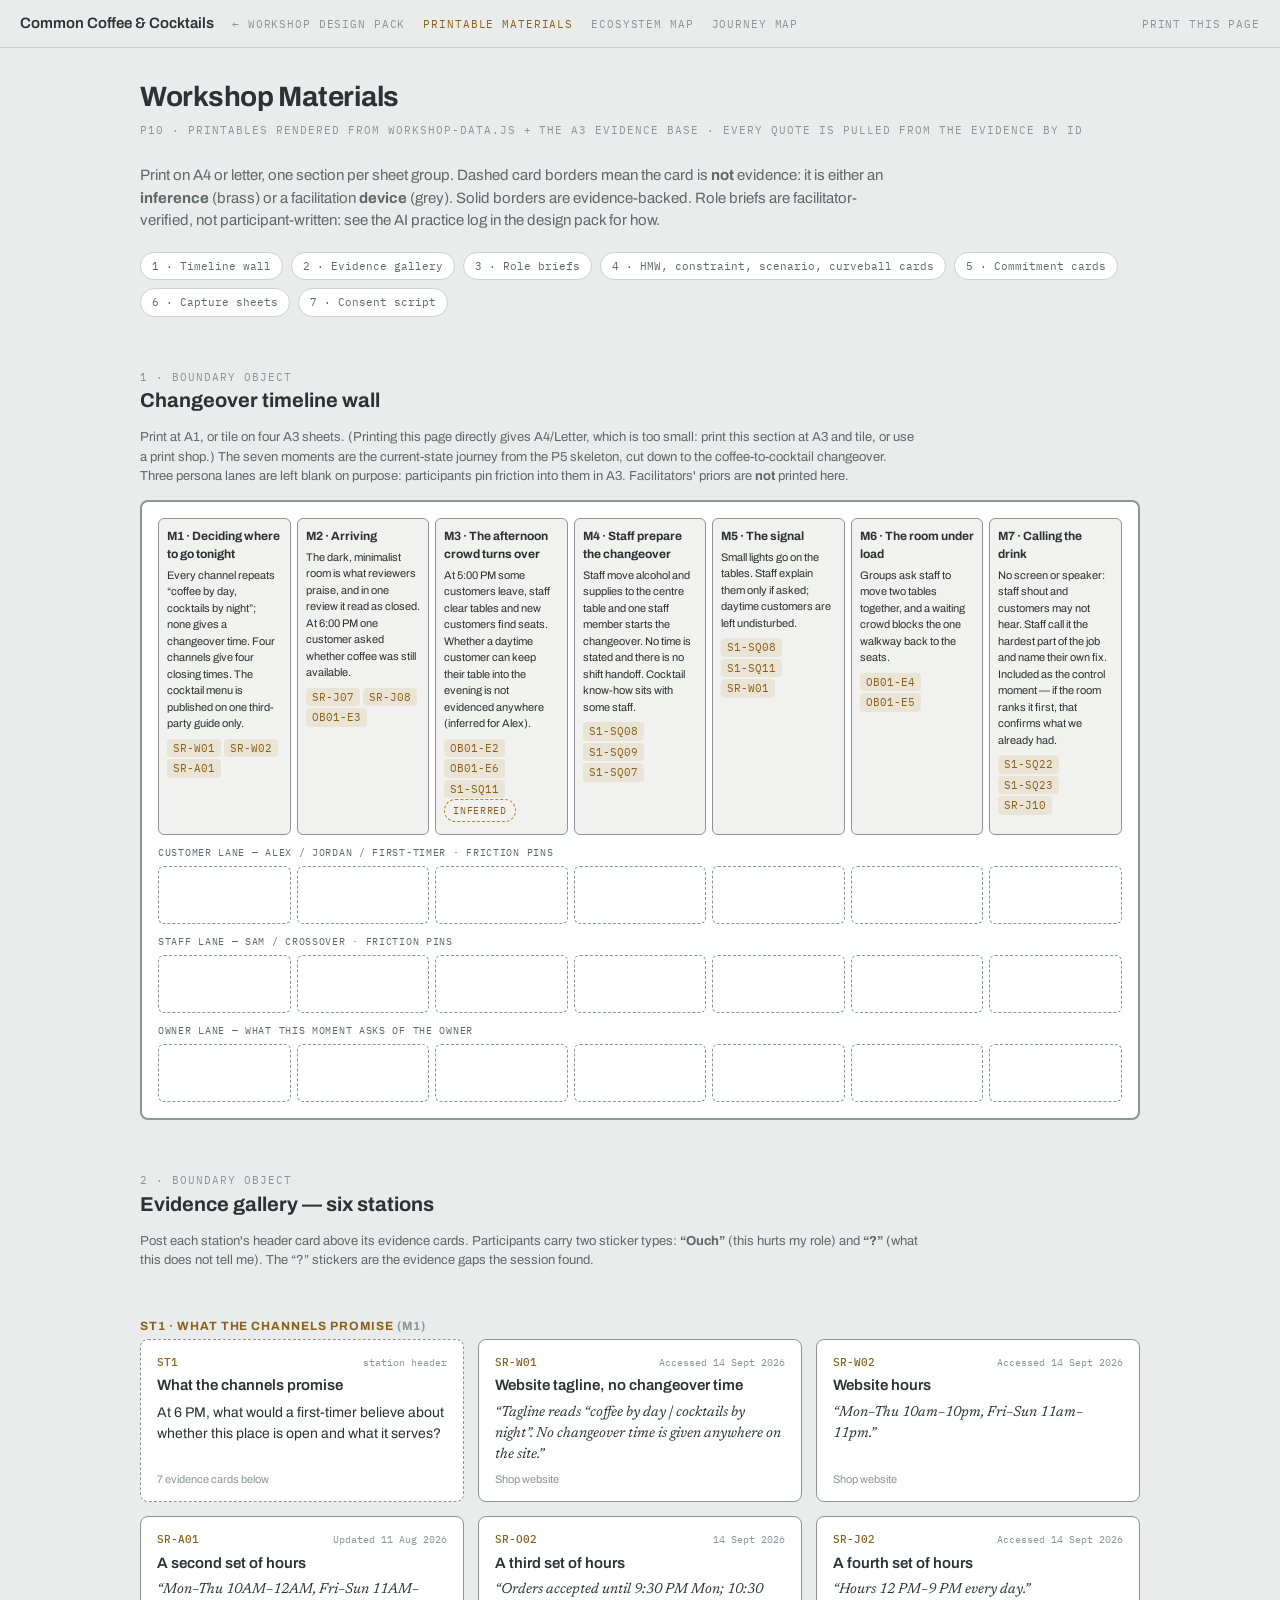
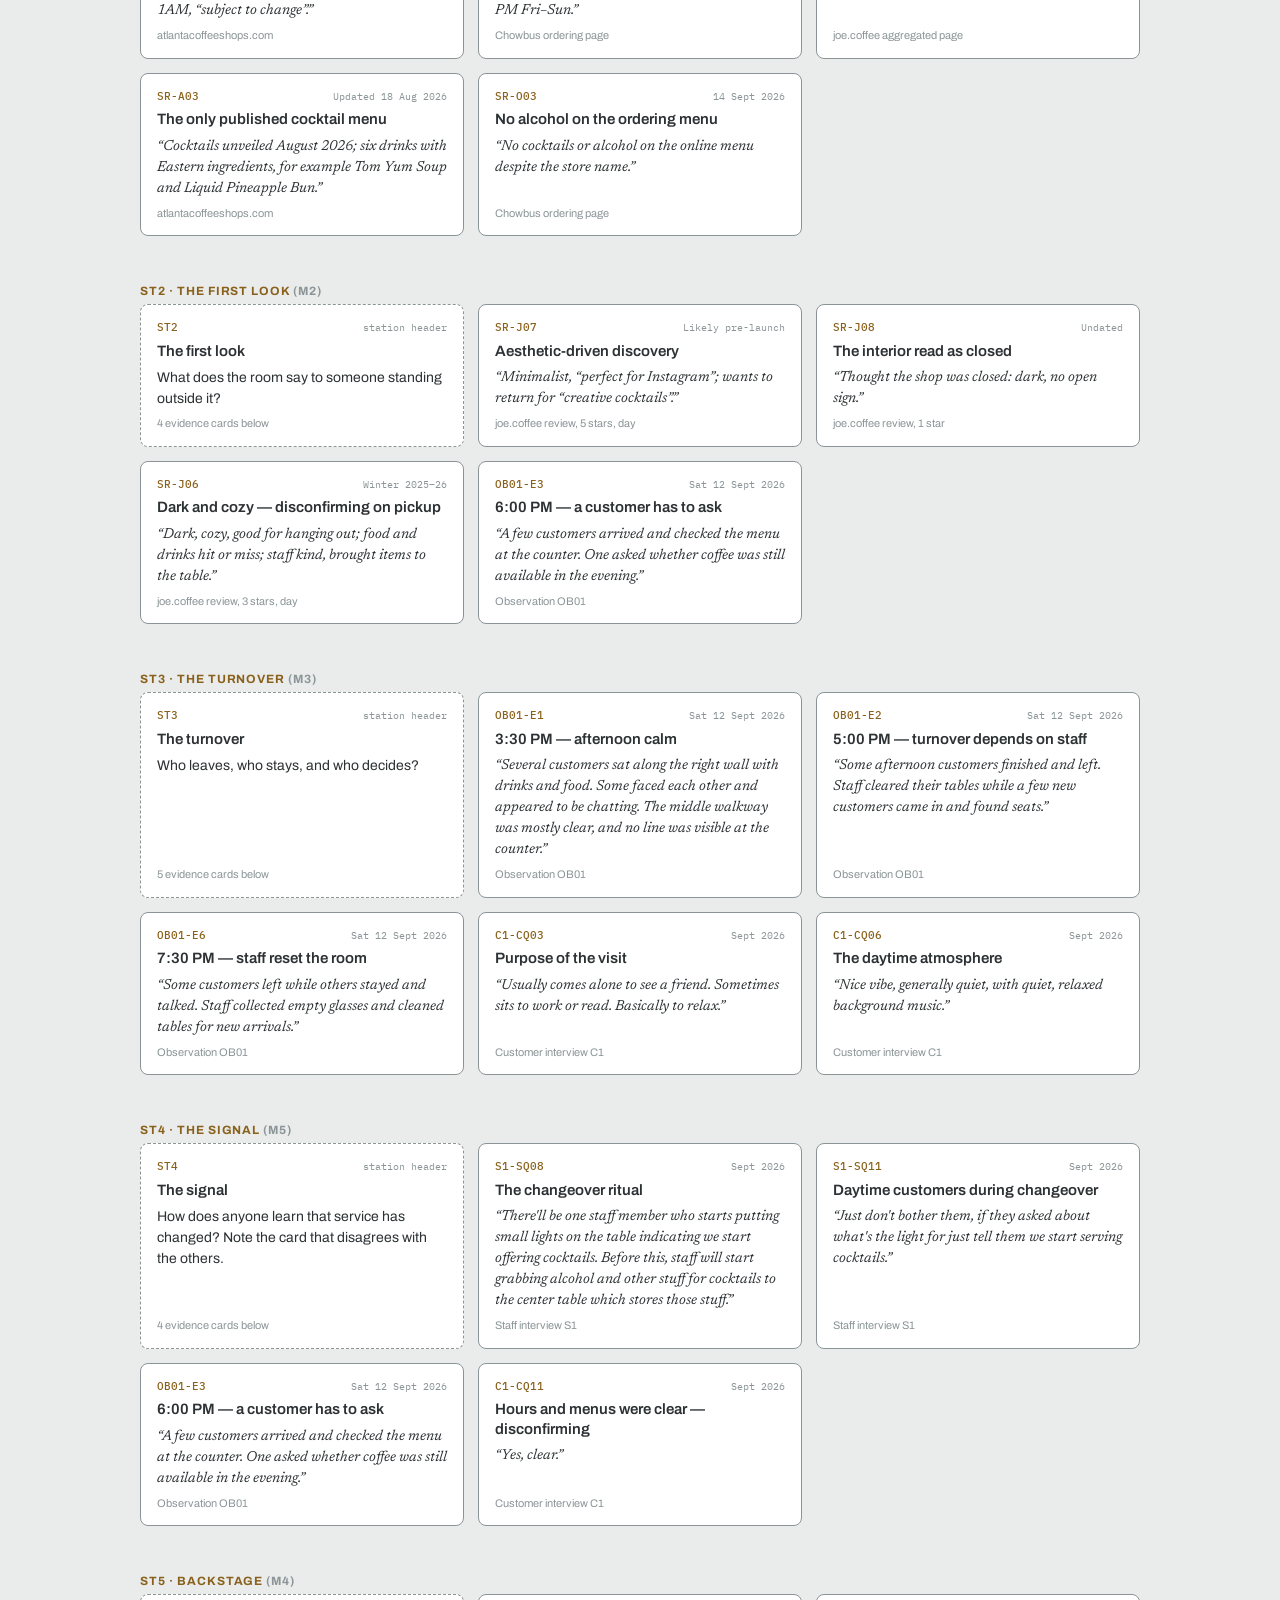
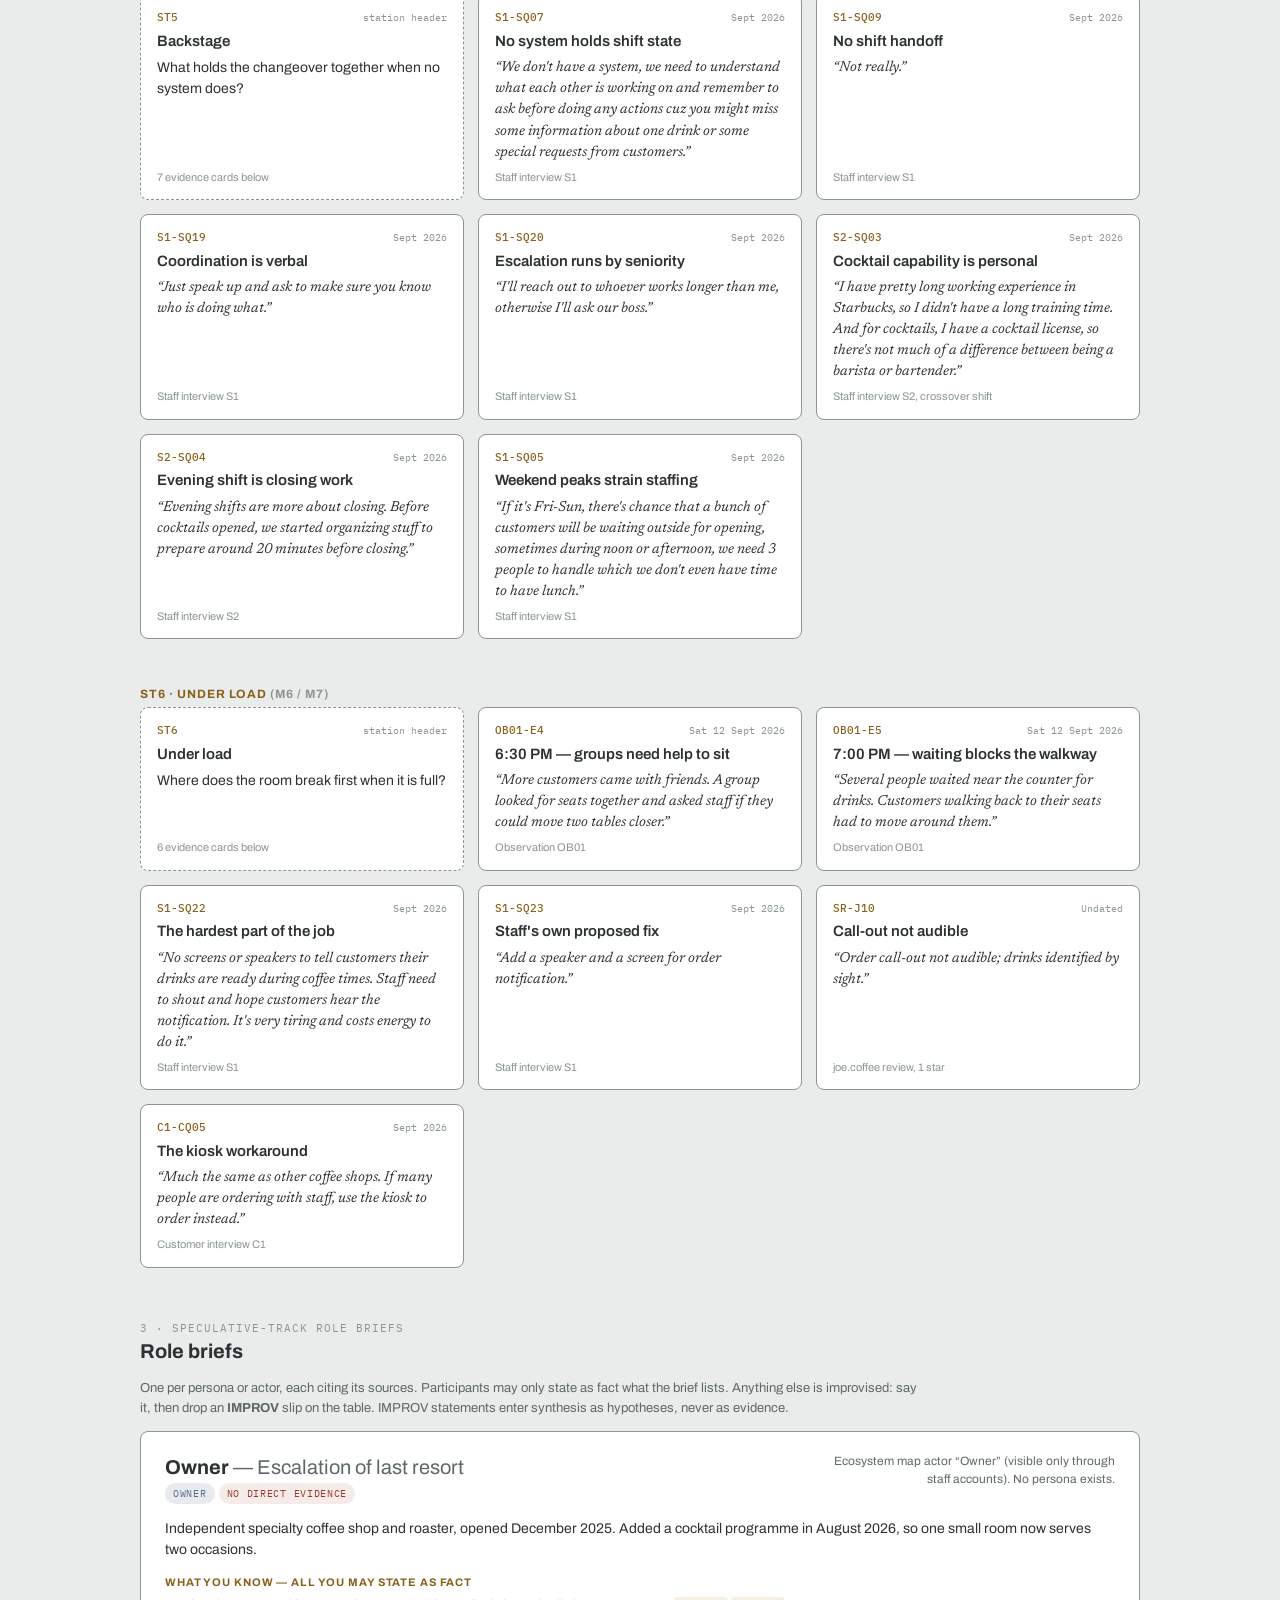
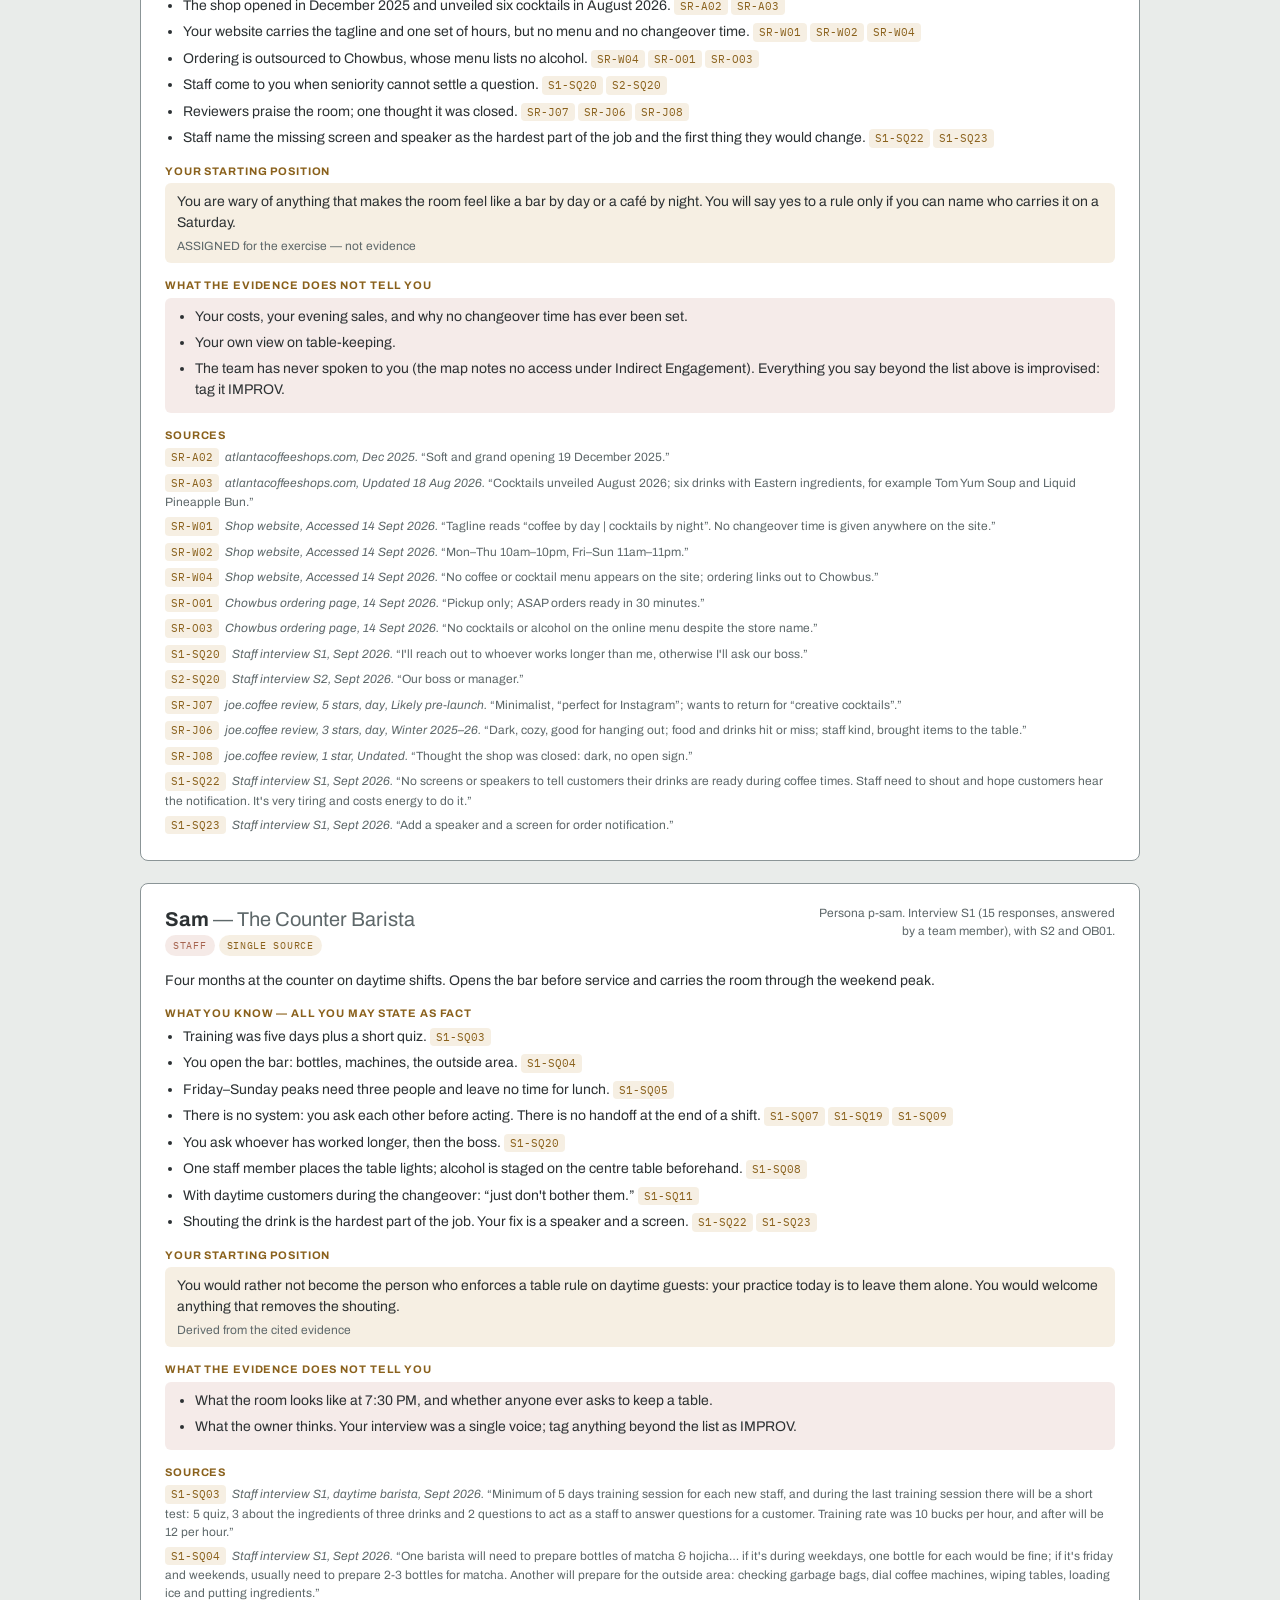
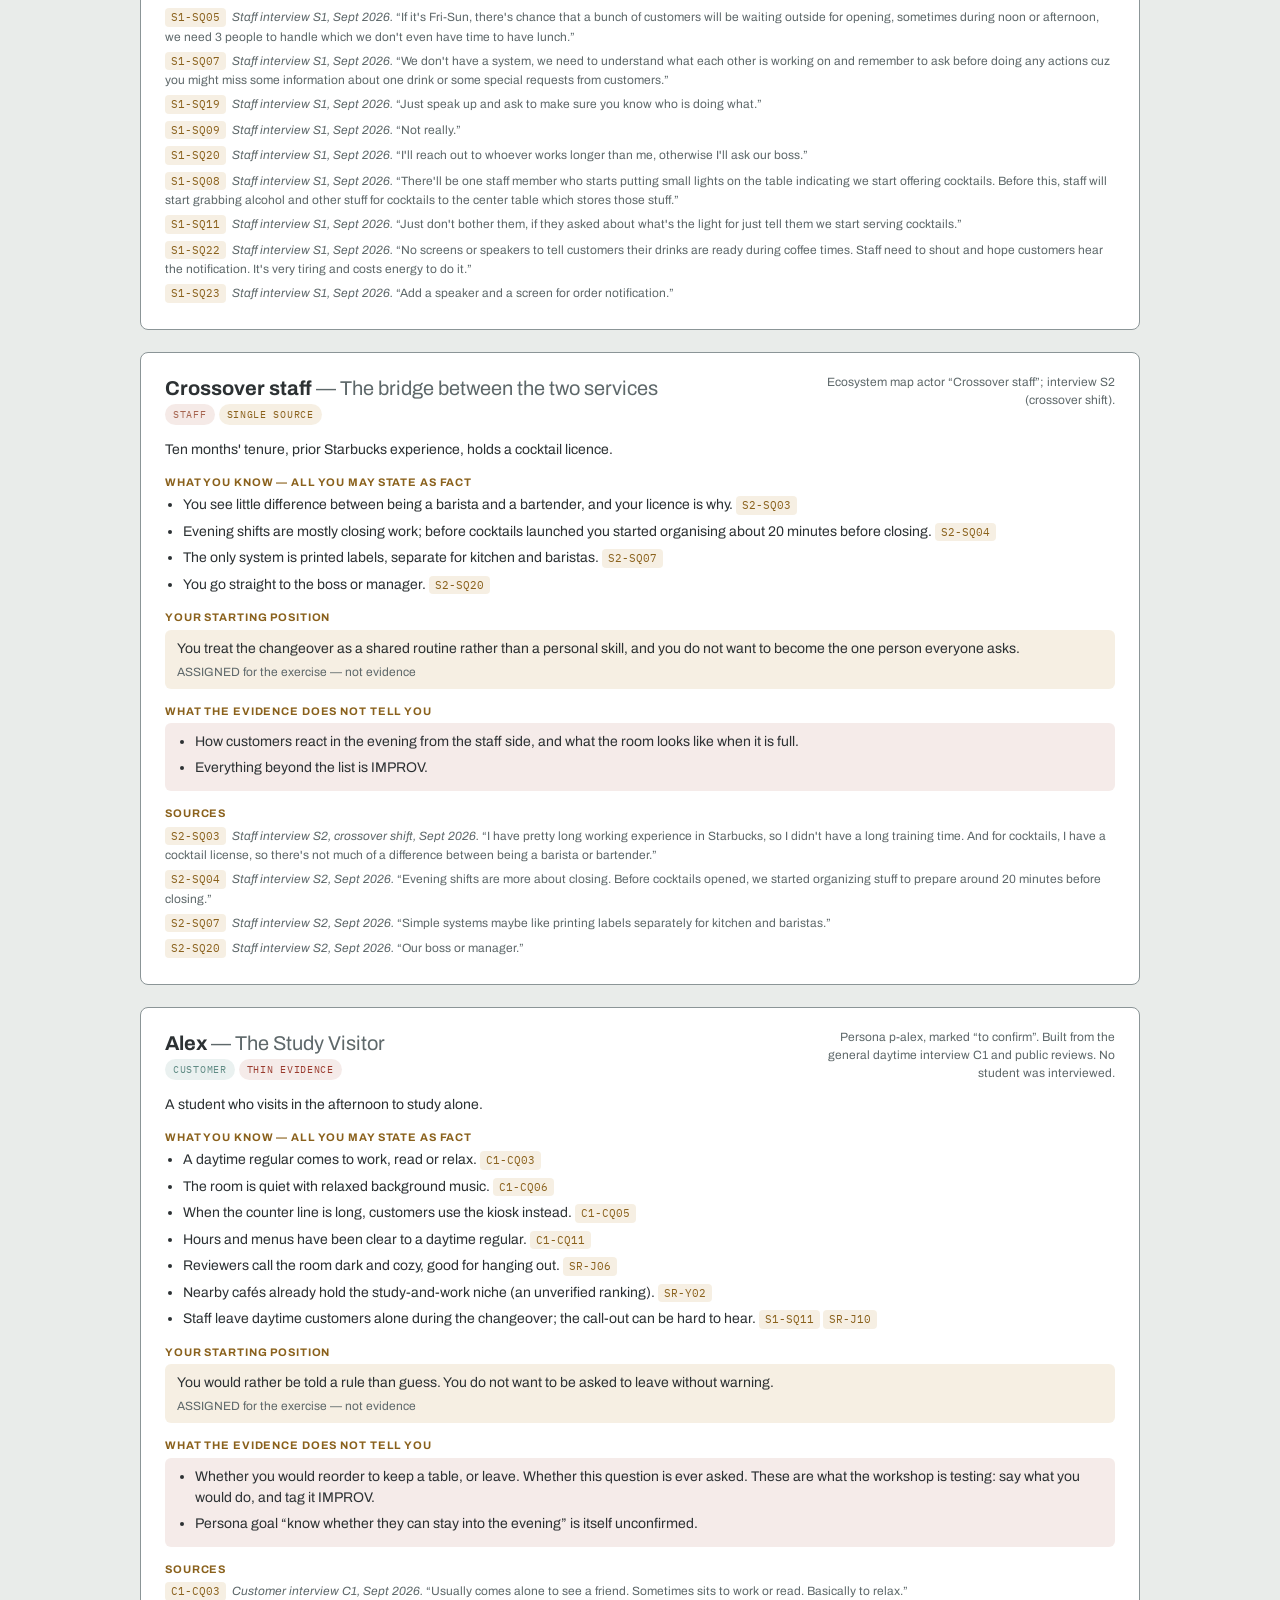
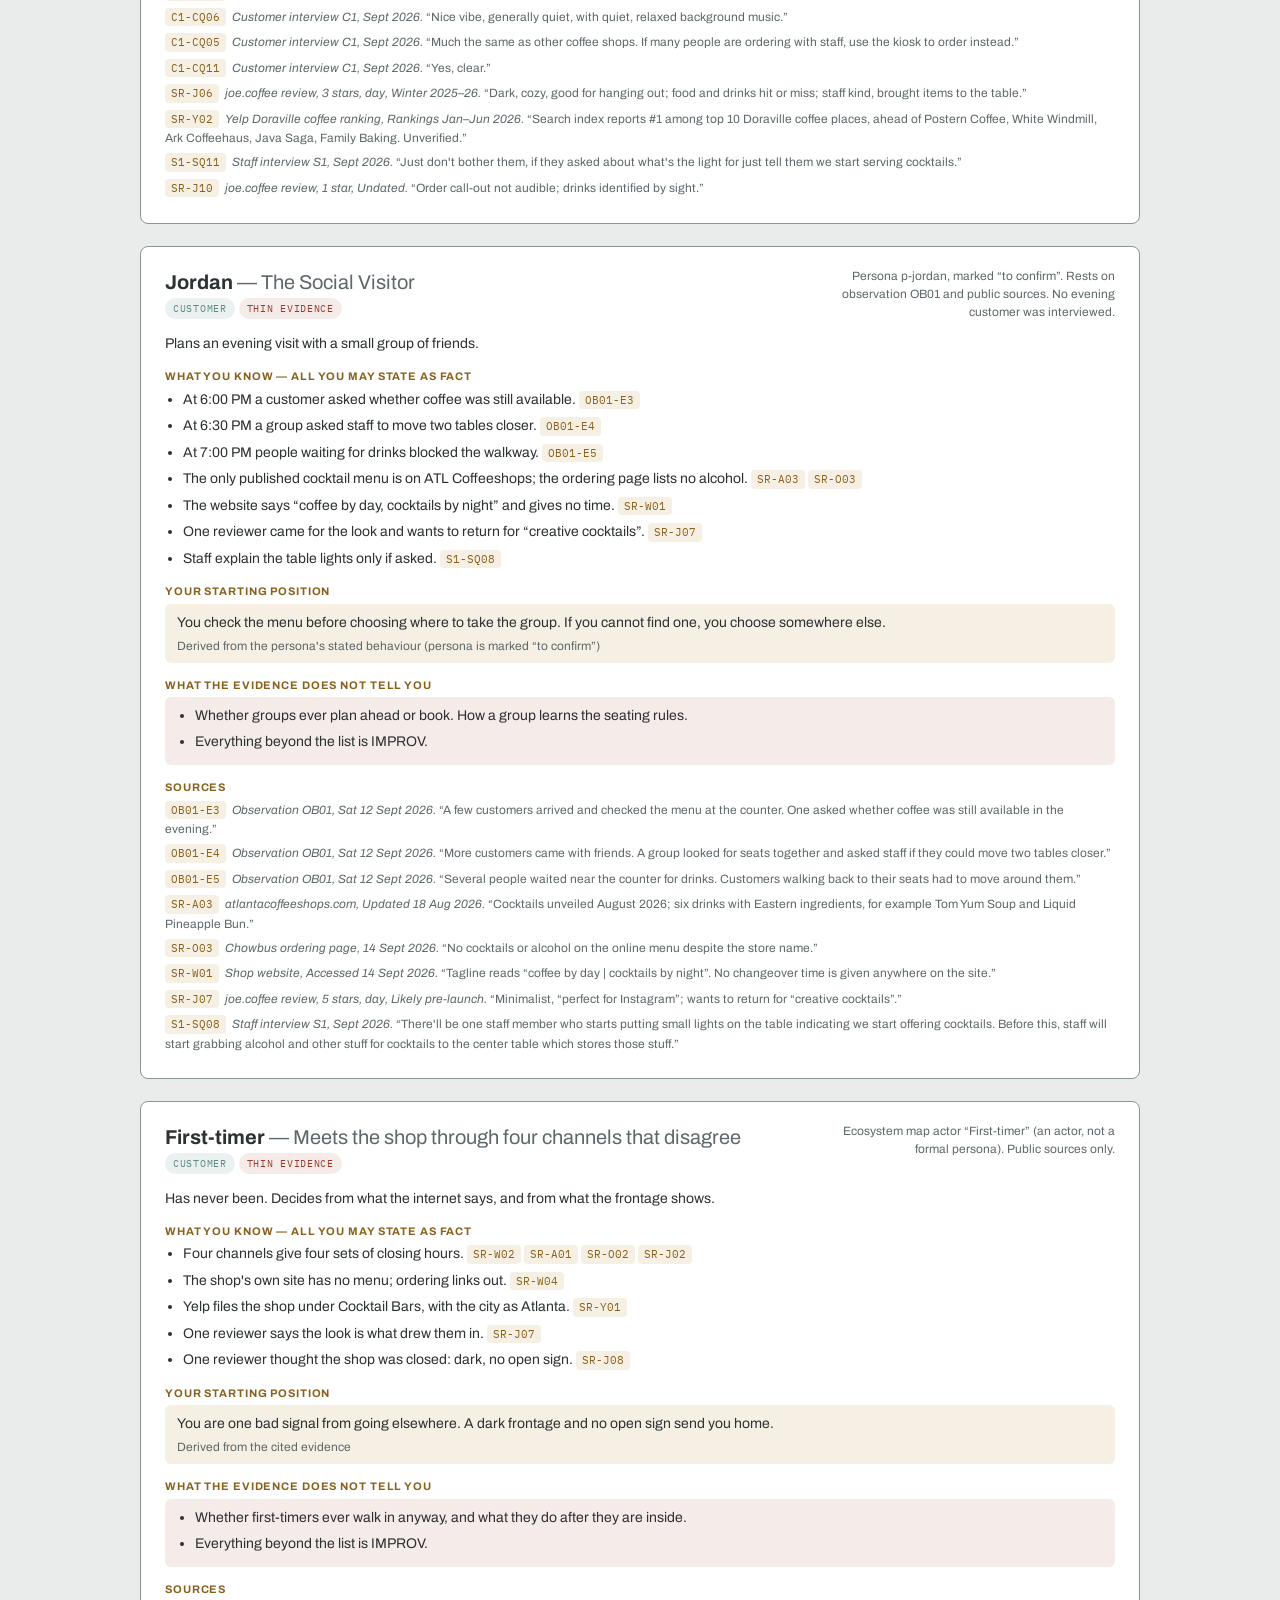
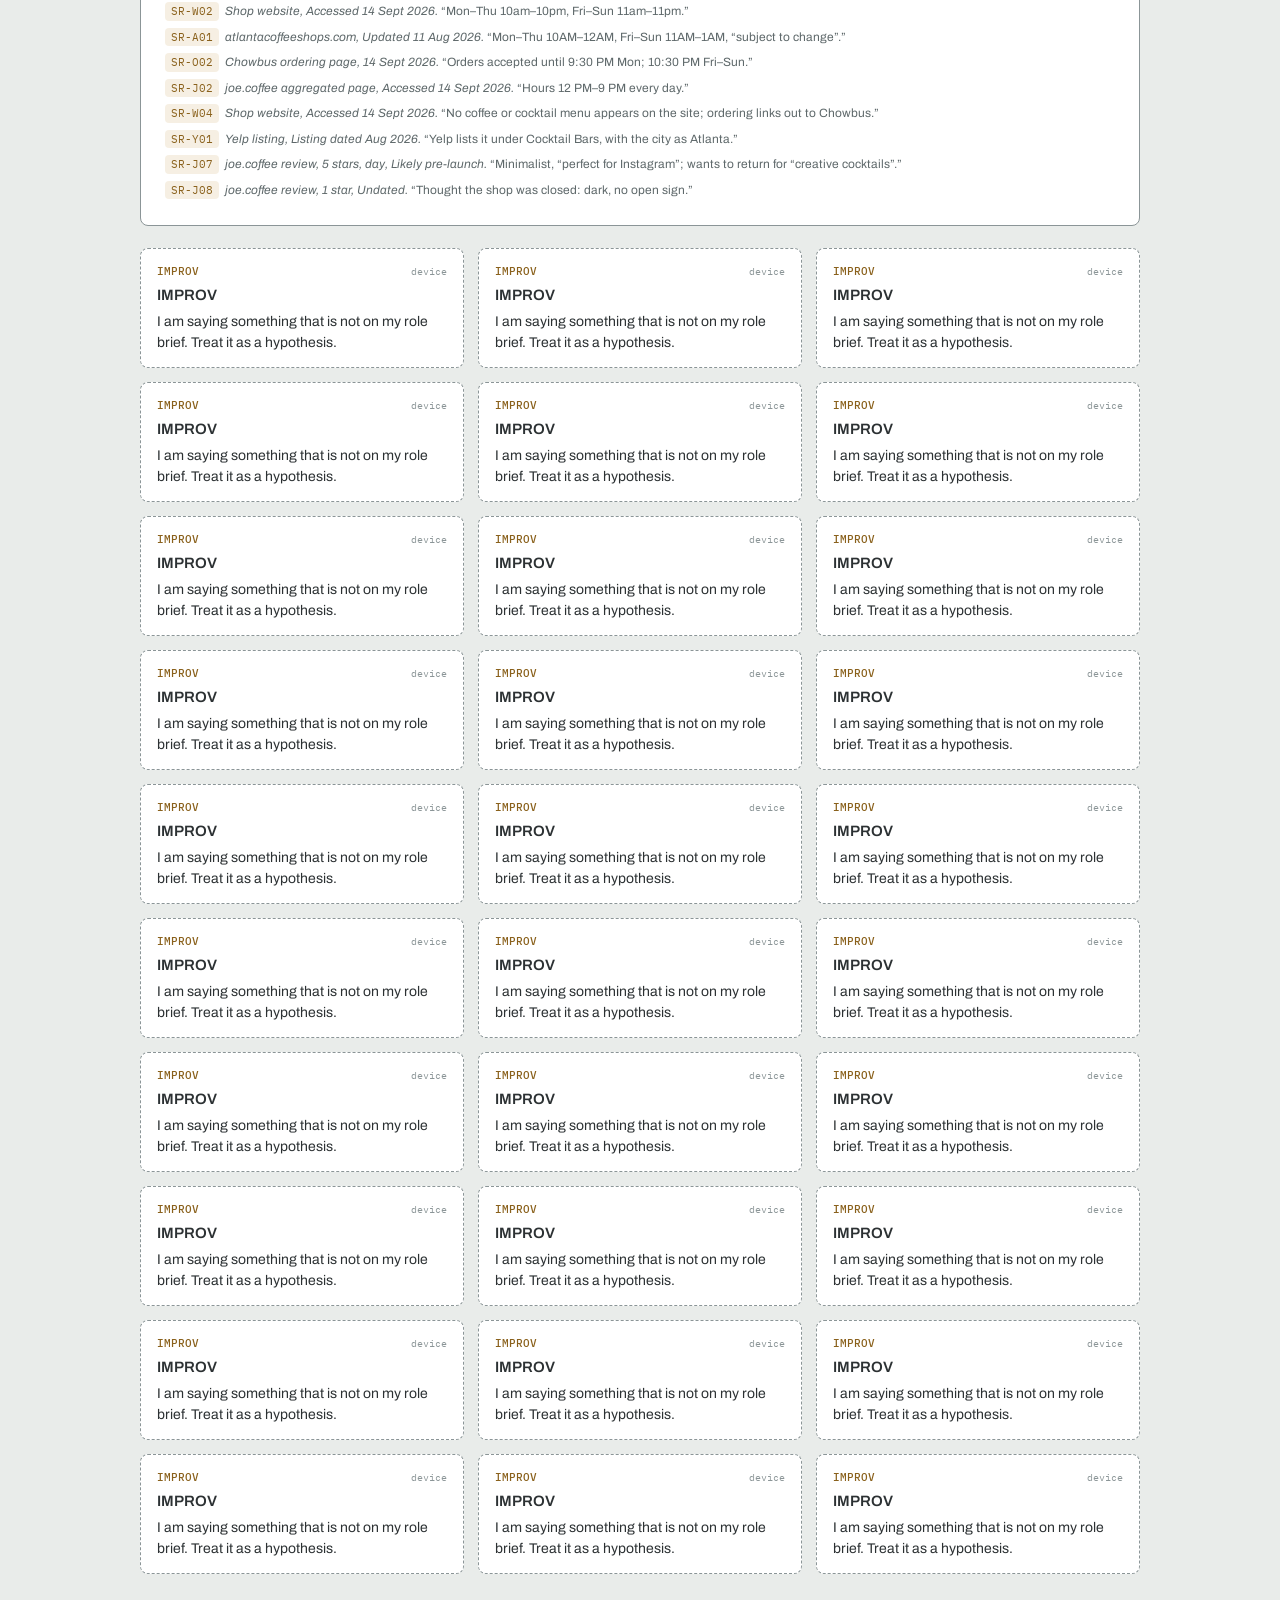
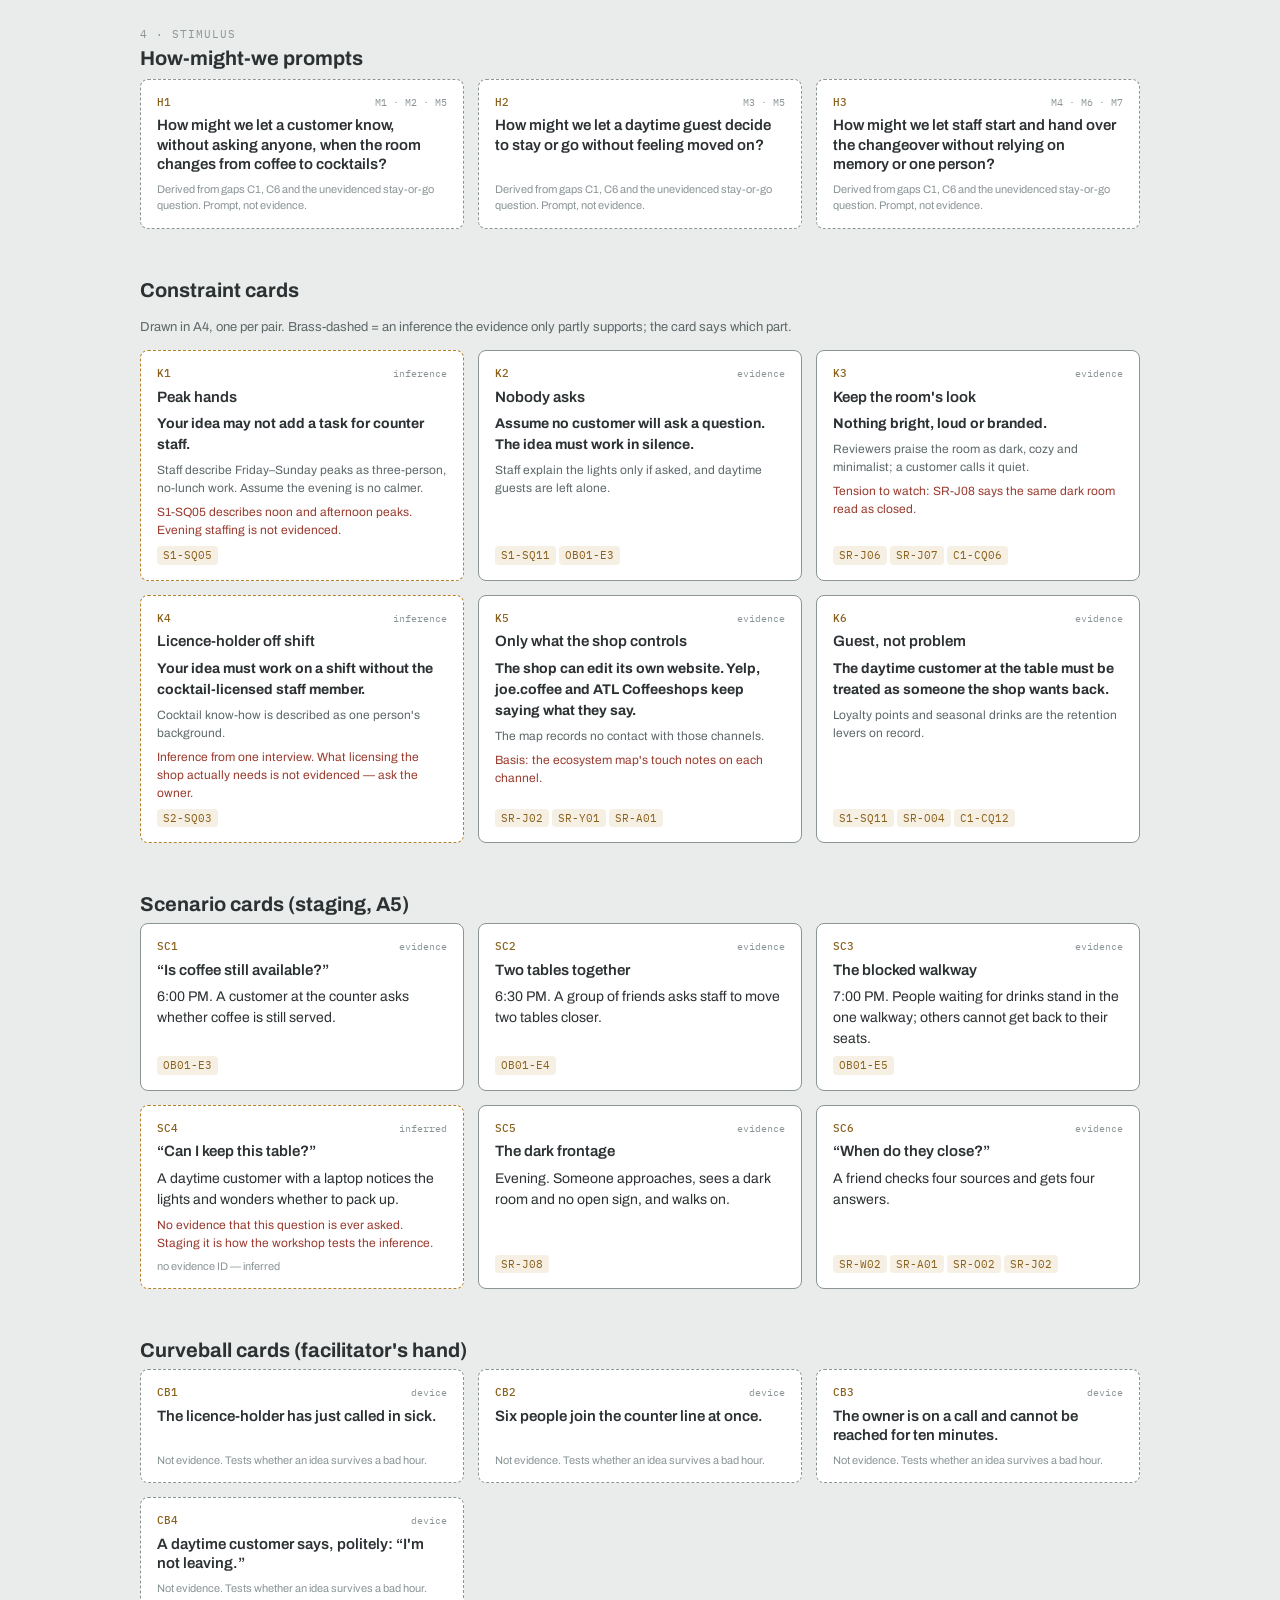
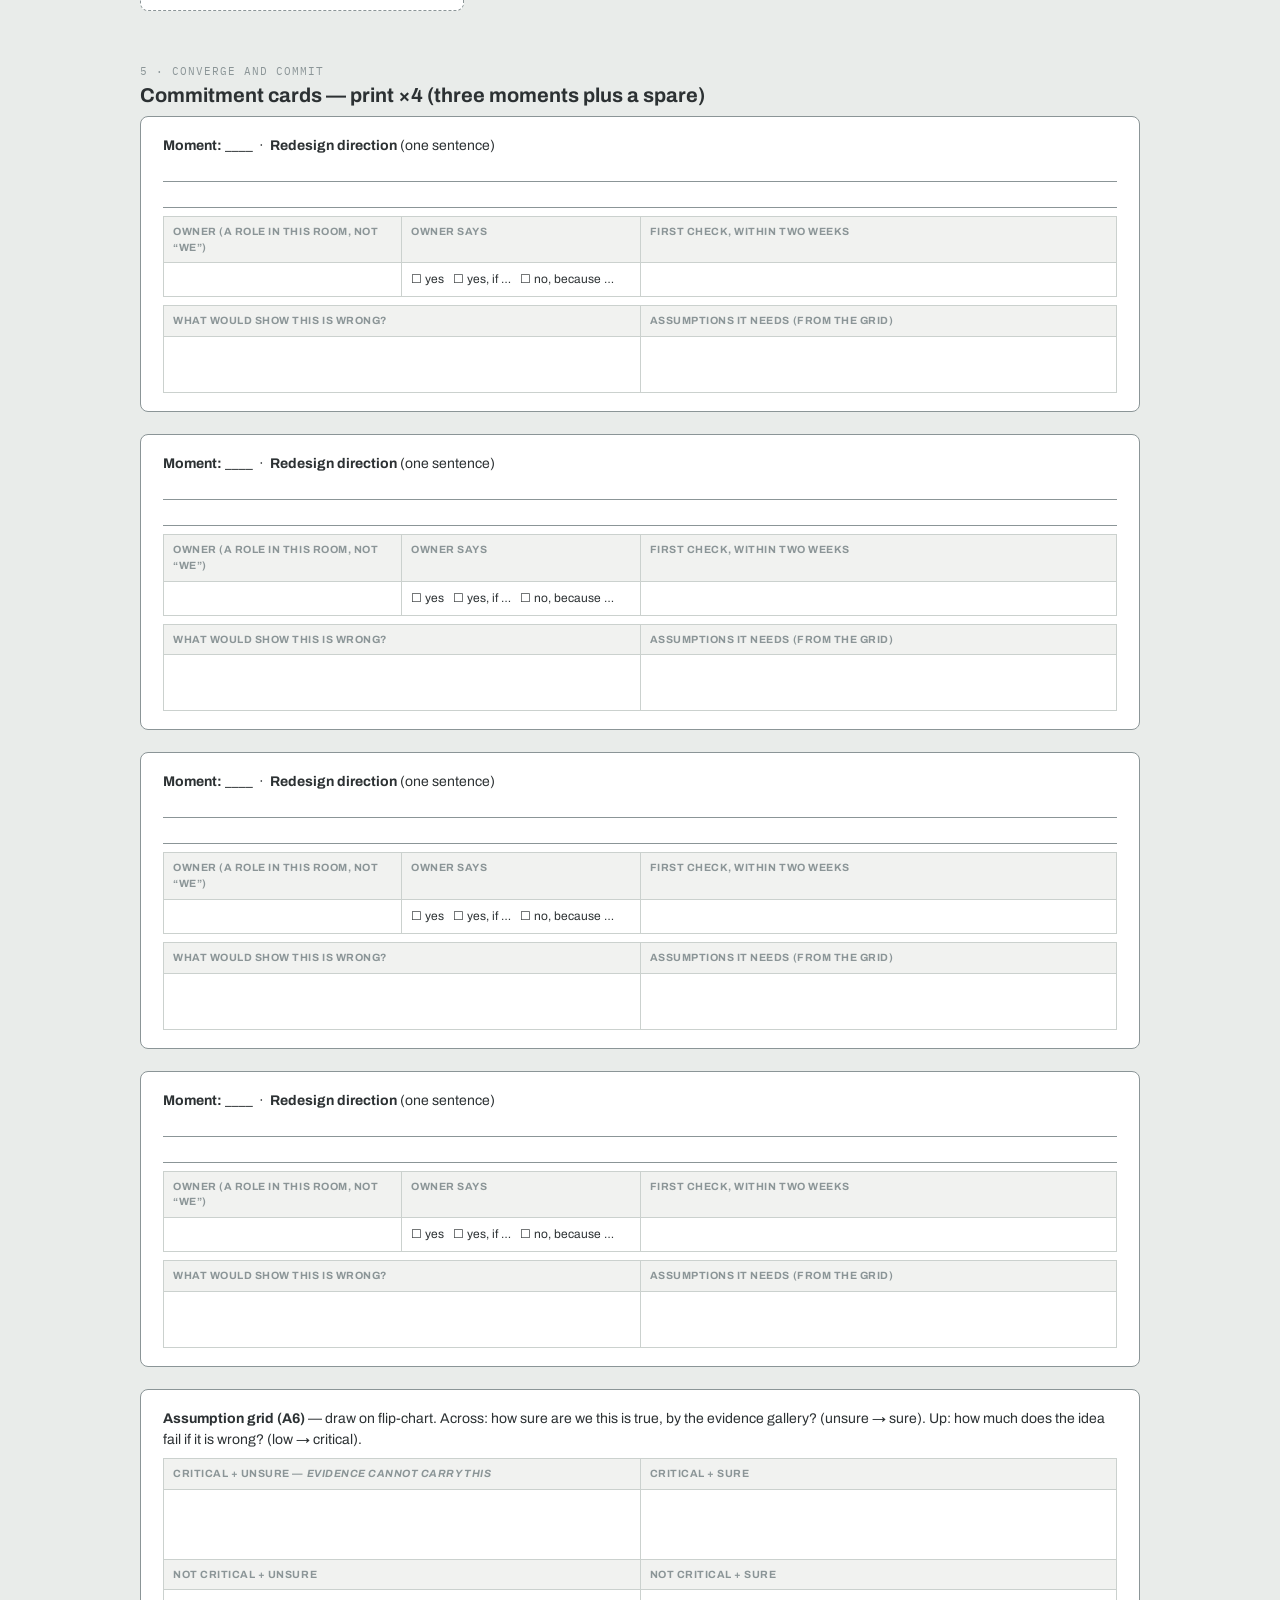
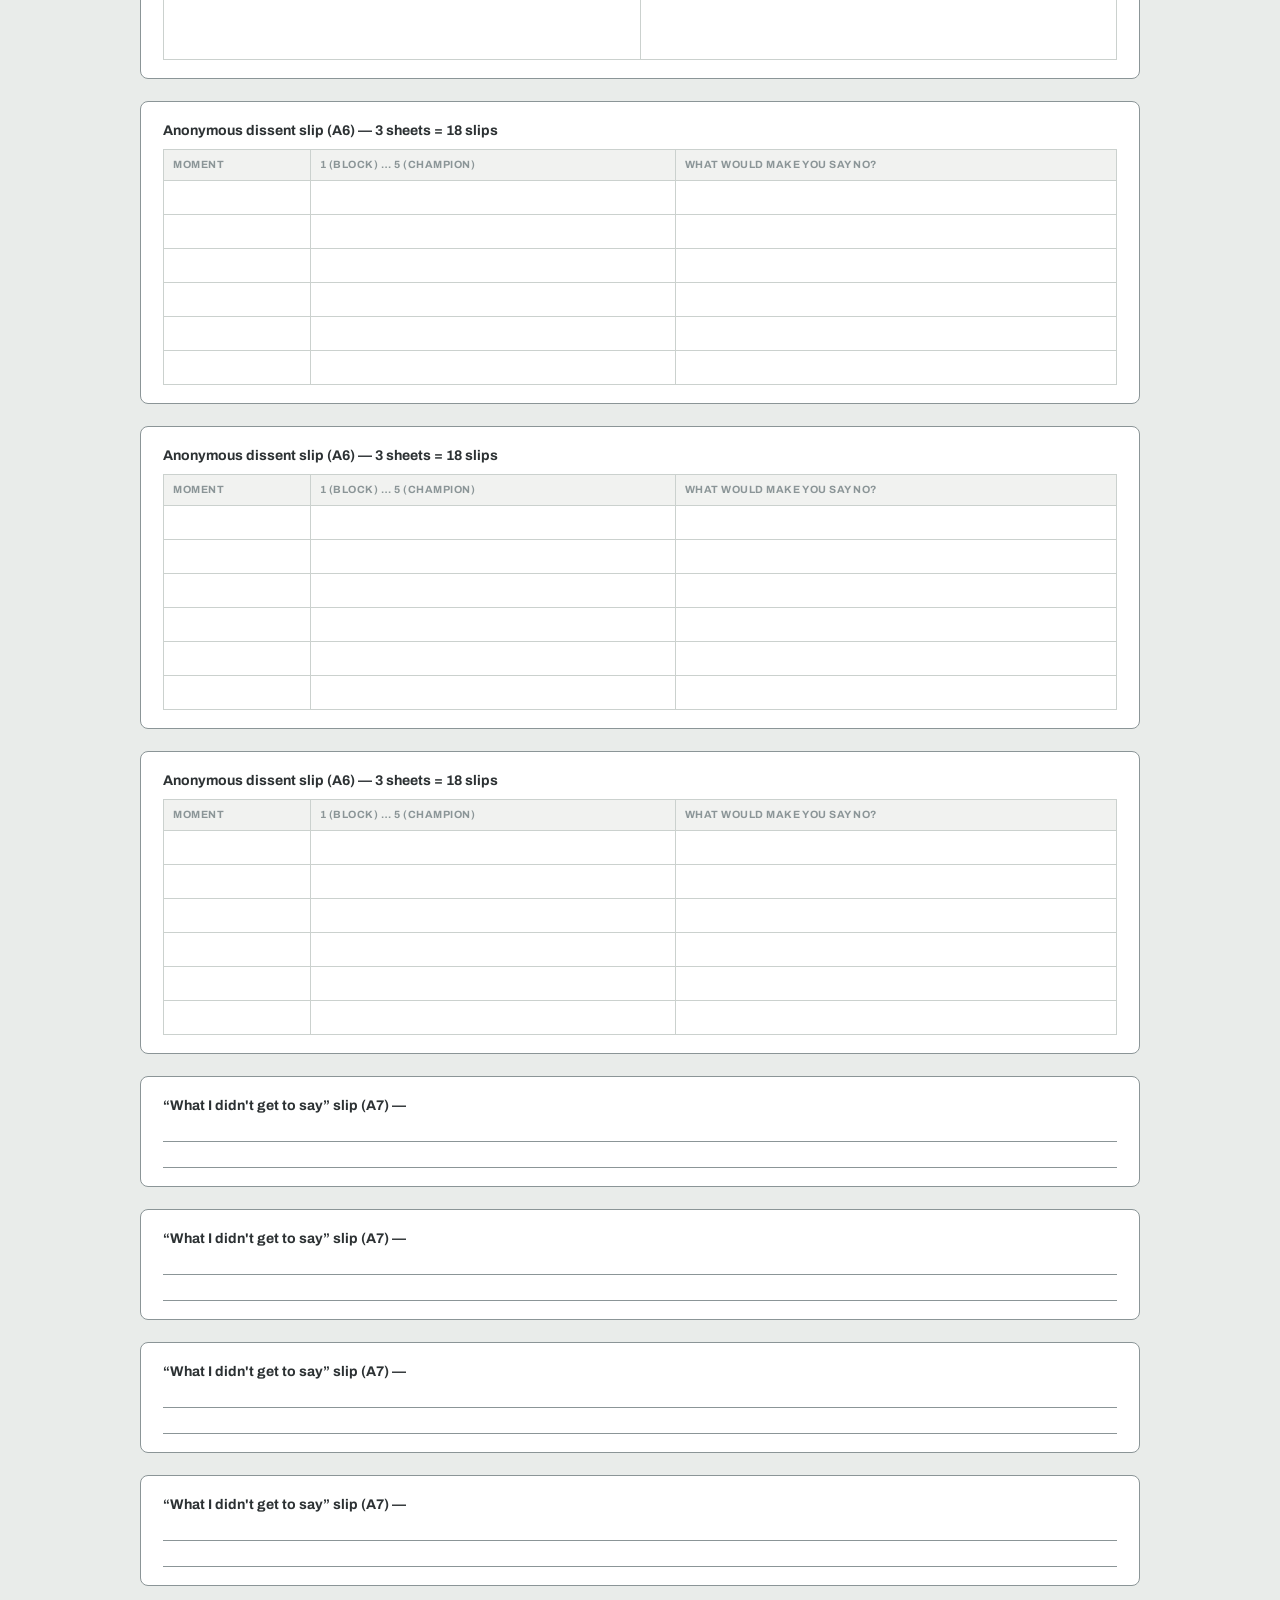
<file: workshop-materials.html>
<!DOCTYPE html>
<html lang="en">
<head>
<meta charset="UTF-8">
<meta name="viewport" content="width=device-width, initial-scale=1.0">
<title>Workshop Materials — Common Coffee</title>
<link rel="preconnect" href="https://fonts.googleapis.com">
<link rel="preconnect" href="https://fonts.gstatic.com" crossorigin>
<link rel="stylesheet" href="https://fonts.googleapis.com/css2?family=Archivo:wght@400;500;600;700&family=IBM+Plex+Mono:wght@400;500&family=Newsreader:ital,opsz,wght@0,6..72,400;1,6..72,400&display=swap">
<link rel="stylesheet" href="workshop.css">
</head>
<body>
<header class="top">
  <span class="brand">Common Coffee &amp; Cocktails</span>
  <a href="workshop.html">&larr; workshop design pack</a>
  <a class="here" href="workshop-materials.html">printable materials</a>
  <a href="index.html">ecosystem map</a>
  <a href="journey.html">journey map</a>
  <a href="#" onclick="window.print();return false" style="margin-left:auto">print this page</a>
</header>

<div class="wrap">
  <h1>Workshop Materials</h1>
  <div class="sub">P10 · printables rendered from workshop-data.js + the A3 evidence base · every quote is pulled from the evidence by ID</div>

  <p class="lede">Print on A4 or letter, one section per sheet group. Dashed card borders mean the card is <b>not</b> evidence: it is either an <b>inference</b> (brass) or a facilitation <b>device</b> (grey). Solid borders are evidence-backed. Role briefs are facilitator-verified, not participant-written: see the AI practice log in the design pack for how.</p>

  <div class="toc">
    <a href="#timeline">1 · Timeline wall</a>
    <a href="#gallery">2 · Evidence gallery</a>
    <a href="#briefs">3 · Role briefs</a>
    <a href="#cards">4 · HMW, constraint, scenario, curveball cards</a>
    <a href="#commit">5 · Commitment cards</a>
    <a href="#capture">6 · Capture sheets</a>
    <a href="#consent">7 · Consent script</a>
  </div>

  <div id="out"></div>
</div>

<script src="workshop-evidence.js"></script>
<script src="workshop-data.js"></script>
<script>
const esc = s => String(s).replace(/[&<>"]/g, c => ({"&":"&amp;","<":"&lt;",">":"&gt;",'"':"&quot;"}[c]));
const q = id => EVIDENCE[id];
const chips = ids => ids.map(i => `<span class="code">${esc(i)}</span>`).join("");

const evCard = id => {
  const e = q(id);
  return `<div class="pc"><div class="hd"><span class="id">${esc(id)}</span><span class="src">${esc(e.date)}</span></div>
    <div class="big">${esc(e.what)}</div><div class="q">“${esc(e.quote)}”</div>
    <div class="foot">${esc(e.src)}</div></div>`;
};

const parts = [];

/* 1 — timeline wall ------------------------------------------------------ */
parts.push(`<section class="block" id="timeline"><div class="num">1 · boundary object</div>
<h2>Changeover timeline wall</h2>
<p class="note">Print at A1, or tile on four A3 sheets. (Printing this page directly gives A4/Letter, which is too small: print this section at A3 and tile, or use a print shop.) The seven moments are the current-state journey from the P5 skeleton, cut down to the coffee-to-cocktail changeover. Three persona lanes are left blank on purpose: participants pin friction into them in A3. Facilitators' priors are <b>not</b> printed here.</p>
<div class="wall"><div class="moments">${WS.moments.map(m => `
  <div class="m"><b>${m.id} · ${esc(m.title)}</b>${esc(m.now)}<div style="margin-top:6px">${chips(m.ev.slice(0,3))}${m.inferred ? '<span class="tag inferred">inferred</span>' : ''}</div></div>`).join("")}</div>
  <div class="lanelabel">Customer lane — Alex / Jordan / First-timer · friction pins</div>
  <div class="lane">${WS.moments.map(()=>"<div></div>").join("")}</div>
  <div class="lanelabel">Staff lane — Sam / Crossover · friction pins</div>
  <div class="lane">${WS.moments.map(()=>"<div></div>").join("")}</div>
  <div class="lanelabel">Owner lane — what this moment asks of the owner</div>
  <div class="lane">${WS.moments.map(()=>"<div></div>").join("")}</div>
</div></section>`);

/* 2 — evidence gallery --------------------------------------------------- */
parts.push(`<section class="block pagebreak" id="gallery"><div class="num">2 · boundary object</div>
<h2>Evidence gallery — six stations</h2>
<p class="note">Post each station's header card above its evidence cards. Participants carry two sticker types: <b>“Ouch”</b> (this hurts my role) and <b>“?”</b> (what this does not tell me). The “?” stickers are the evidence gaps the session found.</p>
${WS.stations.map(s => `
  <h3 class="sheet-title">${s.id} · ${esc(s.title)} <span style="color:var(--ink-3)">(${esc(s.moment)})</span></h3>
  <div class="cards"><div class="pc device"><div class="hd"><span class="id">${s.id}</span><span class="src">station header</span></div>
    <div class="big">${esc(s.title)}</div><div>${esc(s.prompt)}</div><div class="foot">${s.ev.length} evidence cards below</div></div>
    ${s.ev.map(evCard).join("")}</div>`).join("")}
</section>`);

/* 3 — role briefs -------------------------------------------------------- */
const strengthTag = r => r.strength === "none" ? '<span class="tag thin">no direct evidence</span>' : r.strength === "thin" ? '<span class="tag thin">thin evidence</span>' : '<span class="tag draft">single source</span>';
const basisLabel = {assigned:"ASSIGNED for the exercise — not evidence", evidence:"Derived from the cited evidence", "persona behaviour":"Derived from the persona's stated behaviour (persona is marked “to confirm”)"};
parts.push(`<section class="block pagebreak" id="briefs"><div class="num">3 · speculative-track role briefs</div>
<h2>Role briefs</h2>
<p class="note">One per persona or actor, each citing its sources. Participants may only state as fact what the brief lists. Anything else is improvised: say it, then drop an <b>IMPROV</b> slip on the table. IMPROV statements enter synthesis as hypotheses, never as evidence.</p>
${WS.roles.map(r => {
  const ids = [...new Set(r.knows.flatMap(k => k.ev))];
  return `<div class="brief">
  <div style="display:flex;justify-content:space-between;gap:10px;flex-wrap:wrap"><div><h2>${esc(r.name)} <span class="arch">— ${esc(r.arch)}</span></h2>
  <span class="tag ${r.type}">${r.type}</span>${strengthTag(r)}</div><div class="small" style="max-width:300px;text-align:right">${esc(r.source)}</div></div>
  <p style="margin:10px 0 0">${esc(r.context)}</p>
  <h4>What you know — all you may state as fact</h4>
  <ul>${r.knows.map(k => `<li>${esc(k.t)} ${chips(k.ev)}</li>`).join("")}</ul>
  <h4>Your starting position</h4>
  <div class="stance">${esc(r.stance.text)}<div class="small" style="margin-top:4px">${esc(basisLabel[r.stance.basis] || r.stance.basis)}</div></div>
  <h4>What the evidence does not tell you</h4>
  <div class="unknown"><ul>${r.unknown.map(u => `<li>${esc(u)}</li>`).join("")}</ul></div>
  <h4>Sources</h4>
  <div class="small">${ids.map(id => `<div style="margin-bottom:5px"><span class="code">${esc(id)}</span> <i>${esc(q(id).src)}, ${esc(q(id).date)}.</i> “${esc(q(id).quote)}”</div>`).join("")}</div>
  </div>`;}).join("")}
<div class="cards" style="margin-top:14px">${Array.from({length:30},()=>`<div class="pc device"><div class="hd"><span class="id">IMPROV</span><span class="src">device</span></div><div class="big">IMPROV</div><div>I am saying something that is not on my role brief. Treat it as a hypothesis.</div></div>`).join("")}</div>
</section>`);

/* 4 — generative cards --------------------------------------------------- */
const basisCls = b => b === "evidence" ? "" : b === "inference" ? "inferred" : "device";
parts.push(`<section class="block pagebreak" id="cards"><div class="num">4 · stimulus</div>
<h2>How-might-we prompts</h2>
<div class="cards">${WS.hmw.map(h => `<div class="pc device"><div class="hd"><span class="id">${h.id}</span><span class="src">${esc(h.moments)}</span></div><div class="big">${esc(h.text)}</div><div class="foot">Derived from gaps C1, C6 and the unevidenced stay-or-go question. Prompt, not evidence.</div></div>`).join("")}</div>

<h2 class="sheet-title">Constraint cards</h2>
<p class="note">Drawn in A4, one per pair. Brass-dashed = an inference the evidence only partly supports; the card says which part.</p>
<div class="cards">${WS.constraints.map(k => `<div class="pc ${basisCls(k.basis)}"><div class="hd"><span class="id">${k.id}</span><span class="src">${esc(k.basis)}</span></div>
  <div class="big">${esc(k.title)}</div><div><b>${esc(k.rule)}</b></div><div class="small">${esc(k.why)}</div>
  ${k.note ? `<div class="small" style="color:var(--warn)">${esc(k.note)}</div>` : ""}<div class="foot">${chips(k.ev)}</div></div>`).join("")}</div>

<h2 class="sheet-title">Scenario cards (staging, A5)</h2>
<div class="cards">${WS.scenarios.map(s => `<div class="pc ${s.kind === "inferred" ? "inferred" : ""}"><div class="hd"><span class="id">${s.id}</span><span class="src">${s.kind}</span></div>
  <div class="big">${esc(s.title)}</div><div>${esc(s.setup)}</div>${s.note ? `<div class="small" style="color:var(--warn)">${esc(s.note)}</div>` : ""}<div class="foot">${s.ev.length ? chips(s.ev) : "no evidence ID — inferred"}</div></div>`).join("")}</div>

<h2 class="sheet-title">Curveball cards (facilitator's hand)</h2>
<div class="cards">${WS.curveballs.map(c => `<div class="pc device"><div class="hd"><span class="id">${c.id}</span><span class="src">device</span></div><div class="big">${esc(c.text)}</div><div class="foot">Not evidence. Tests whether an idea survives a bad hour.</div></div>`).join("")}</div>
</section>`);

/* 5 — commitment cards --------------------------------------------------- */
parts.push(`<section class="block pagebreak" id="commit"><div class="num">5 · converge and commit</div>
<h2>Commitment cards — print ×4 (three moments plus a spare)</h2>
${Array.from({length:4},()=>`<div class="sheet"><b>Moment:</b> ____ &nbsp;·&nbsp; <b>Redesign direction</b> (one sentence)<div class="lines"></div><div class="lines"></div>
<table><tr><th style="width:25%">Owner (a role in this room, not “we”)</th><th style="width:25%">Owner says</th><th>First check, within two weeks</th></tr>
<tr><td class="fill"></td><td class="fill">☐ yes &nbsp; ☐ yes, if … &nbsp; ☐ no, because …</td><td class="fill"></td></tr></table>
<table><tr><th style="width:50%">What would show this is wrong?</th><th>Assumptions it needs (from the grid)</th></tr><tr><td class="fill" style="height:56px"></td><td class="fill"></td></tr></table></div>

`).join("")}

<div class="sheet"><b>Assumption grid (A6)</b> — draw on flip-chart. Across: how sure are we this is true, by the evidence gallery? (unsure → sure). Up: how much does the idea fail if it is wrong? (low → critical).
<table><tr><th style="width:50%">Critical + unsure — <i>evidence cannot carry this</i></th><th>Critical + sure</th></tr><tr><td class="fill" style="height:70px"></td><td class="fill"></td></tr>
<tr><th>Not critical + unsure</th><th>Not critical + sure</th></tr><tr><td class="fill" style="height:70px"></td><td class="fill"></td></tr></table></div>

${Array.from({length:3},()=>`<div class="sheet"><b>Anonymous dissent slip (A6) — 3 sheets = 18 slips</b><table><tr><th>Moment</th><th>1 (block) … 5 (champion)</th><th>What would make you say no?</th></tr><tr><td class="fill"></td><td class="fill"></td><td class="fill"></td></tr><tr><td class="fill"></td><td class="fill"></td><td class="fill"></td></tr><tr><td class="fill"></td><td class="fill"></td><td class="fill"></td></tr><tr><td class="fill"></td><td class="fill"></td><td class="fill"></td></tr><tr><td class="fill"></td><td class="fill"></td><td class="fill"></td></tr><tr><td class="fill"></td><td class="fill"></td><td class="fill"></td></tr></table></div>
`).join("")}
${Array.from({length:6},()=>`<div class="sheet"><b>“What I didn't get to say” slip (A7) —</b><div class="lines"></div><div class="lines"></div></div>
`).join("")}
</section>`);

/* 6 — capture sheets ----------------------------------------------------- */
const rows = n => Array.from({length:n}, () => "<tr>" + "<td class='fill'></td>".repeat(5) + "</tr>").join("");
parts.push(`<section class="block pagebreak" id="capture"><div class="num">6 · capture</div>
<h2>Capture sheets — for whoever is not leading the activity</h2>
<div class="sheet"><b>Run log + adaptation log</b> <span class="small">Start/stop every activity. Any change from the plan gets a row: what, why, what rule from the contingency table (or none), what it cost.</span>
<table><tr><th>Activity</th><th>Planned</th><th>Actual start–end</th><th>Changed? what / why / rule used</th><th>What we lost or gained</th></tr>
${WS.agenda.filter(a=>a.kind!=="b").map(a => `<tr><td>${a.id} ${esc(a.title)}</td><td class="time">${String(Math.floor(a.start/60))}:${String(a.start%60).padStart(2,"0")} +${a.mins}</td><td class="fill"></td><td class="fill"></td><td class="fill"></td></tr>`).join("")}</table></div>

<div class="sheet"><b>Raw output index</b> <span class="small">Every output gets an ID the moment it exists: <b>${WS.rawOutputKinds.map(k => k.p).join(" · ")}</b> + number (e.g. D-07). Photograph walls before anyone clears them. Synthesis cites these IDs, never paraphrases.</span>
<table><tr><th style="width:9%">ID</th><th>Output (verbatim)</th><th style="width:14%">Role</th><th style="width:14%">Moment</th><th style="width:16%">Photo / file</th></tr>${rows(10)}</table>
<div class="small" style="margin-top:6px">${WS.rawOutputKinds.map(k => `<b>${k.p}</b> ${esc(k.label)}`).join(" &nbsp;·&nbsp; ")}</div></div>

<div class="sheet"><b>Voice and deference observer</b> <span class="small">Tally speaking turns per role per activity. Mark each time a staff role defers to the Owner ("D") or an IMPROV slip is dropped ("I"). No names, roles only.</span>
<table><tr><th>Role</th>${["A2","A3","A4","A5","A6"].map(a=>`<th>${a} turns</th>`).join("")}<th>D</th><th>I</th></tr>
${WS.roles.map(r => `<tr><td>${esc(r.name)}</td>${"<td class='fill'></td>".repeat(7)}</tr>`).join("")}</table></div>

<div class="sheet"><b>Staging breakdown log (A5)</b>
<table><tr><th>Scenario</th><th>Idea tested</th><th>Where it broke (verbatim)</th><th>Who noticed</th><th>Fix tried</th></tr>${rows(6)}</table></div>
</section>`);

/* 7 — consent ------------------------------------------------------------ */
parts.push(`<section class="block pagebreak" id="consent"><div class="num">7 · consent</div>
<h2>Consent script and sheet</h2>
<div class="sheet"><p class="quote" style="font-size:15.5px">“This is a ninety-minute workshop for a class project on the Common Coffee &amp; Cocktails service. We are testing ideas, not you. Each of you is playing a role built from our research; you can step out of the role at any time by saying ‘as myself’. We would like to photograph the boards and our hands working on them, and to record audio so we can check our notes. Faces are not photographed unless you say so. You can say no to either, say yes to one, or change your mind at any point, and it will not affect anything. Recordings stay with the team and are deleted after the course. If you want anything you said removed from our write-up, tell us by the end of today.”</p>
<table><tr><th>Name (or initials)</th><th>Role played</th><th>Photos of boards</th><th>Photos with my hands</th><th>Photos with my face</th><th>Audio</th></tr>
${WS.roles.map(r => `<tr><td class="fill"></td><td>${esc(r.name)}</td>${"<td class='fill'>☐ yes ☐ no</td>".repeat(4)}</tr>`).join("")}</table>
<p class="small">If a participant declines audio, record nothing and capture by hand. Do not ask twice. For direct-engagement participants (real staff or customers), add that their staff hours are not an evaluation of their work.</p></div>
</section>`);

document.getElementById("out").innerHTML = parts.join("\n");
</script>
</body>
</html>
</file>
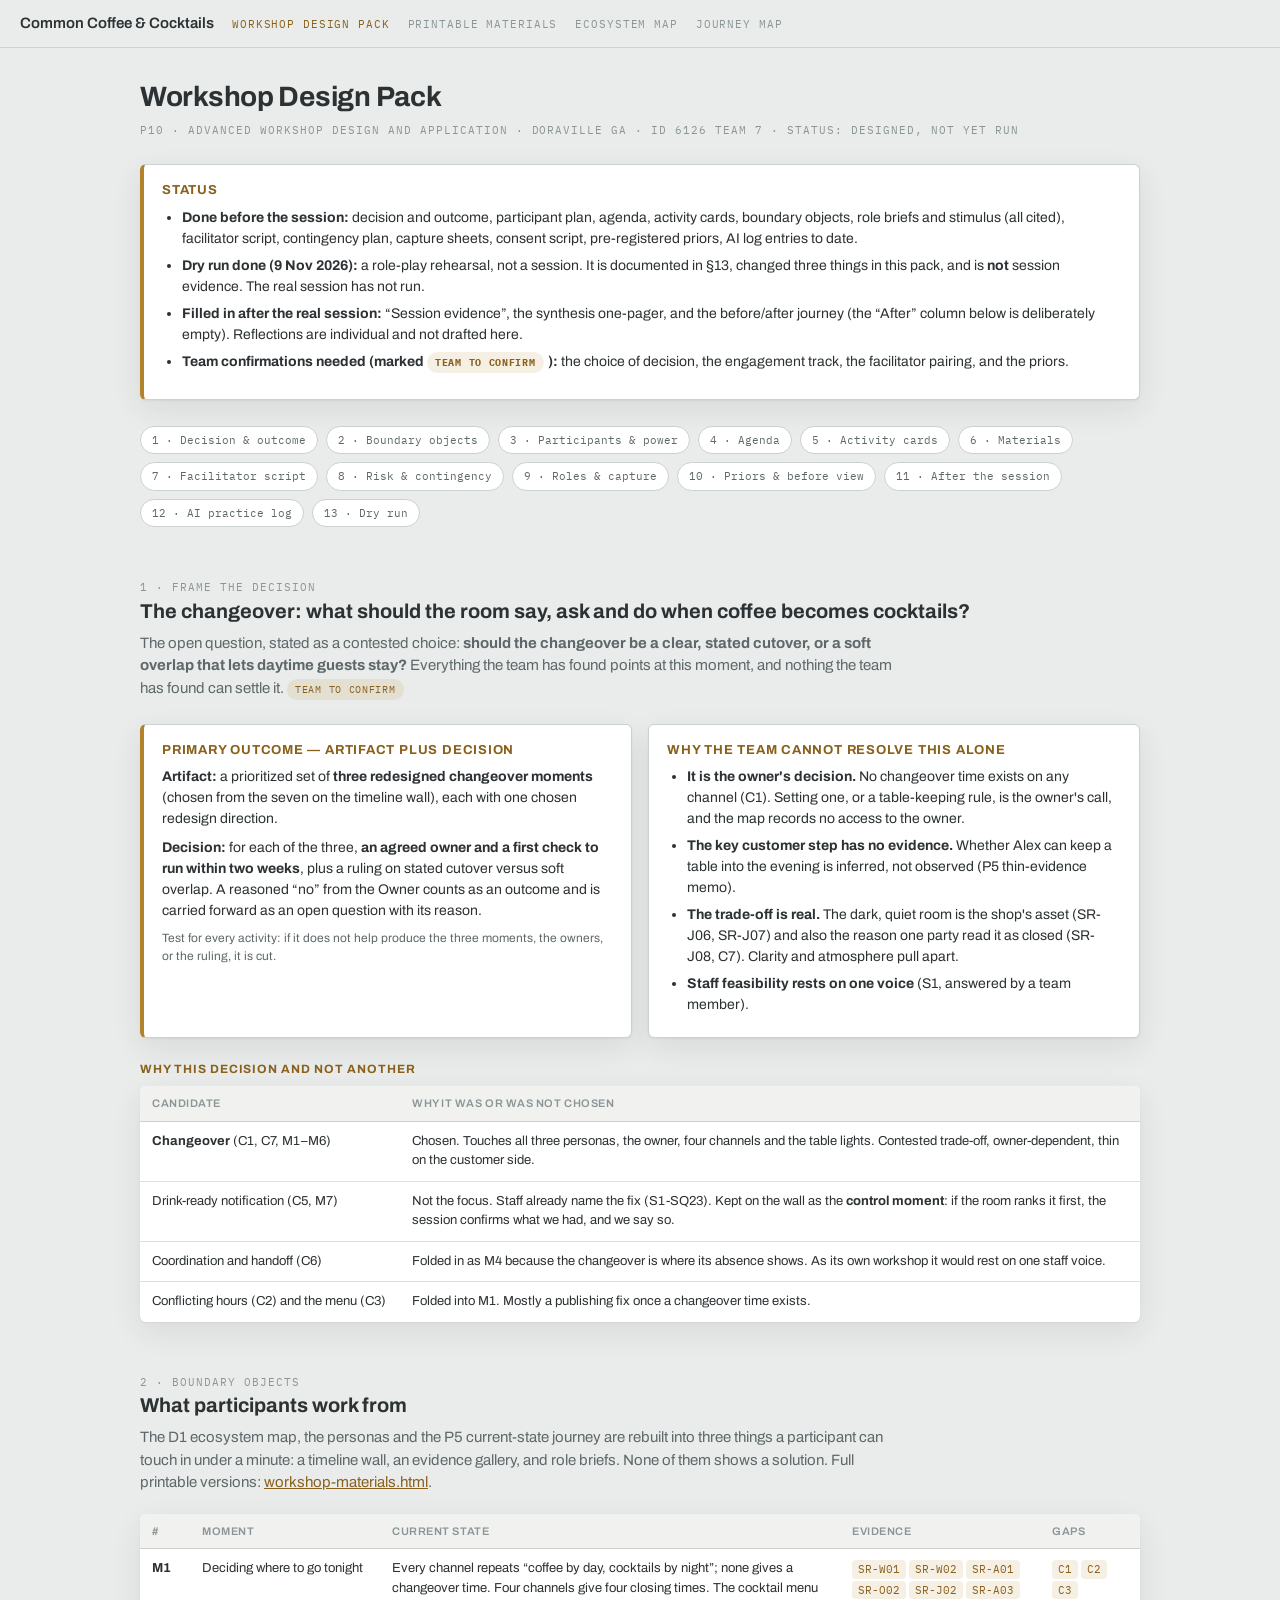
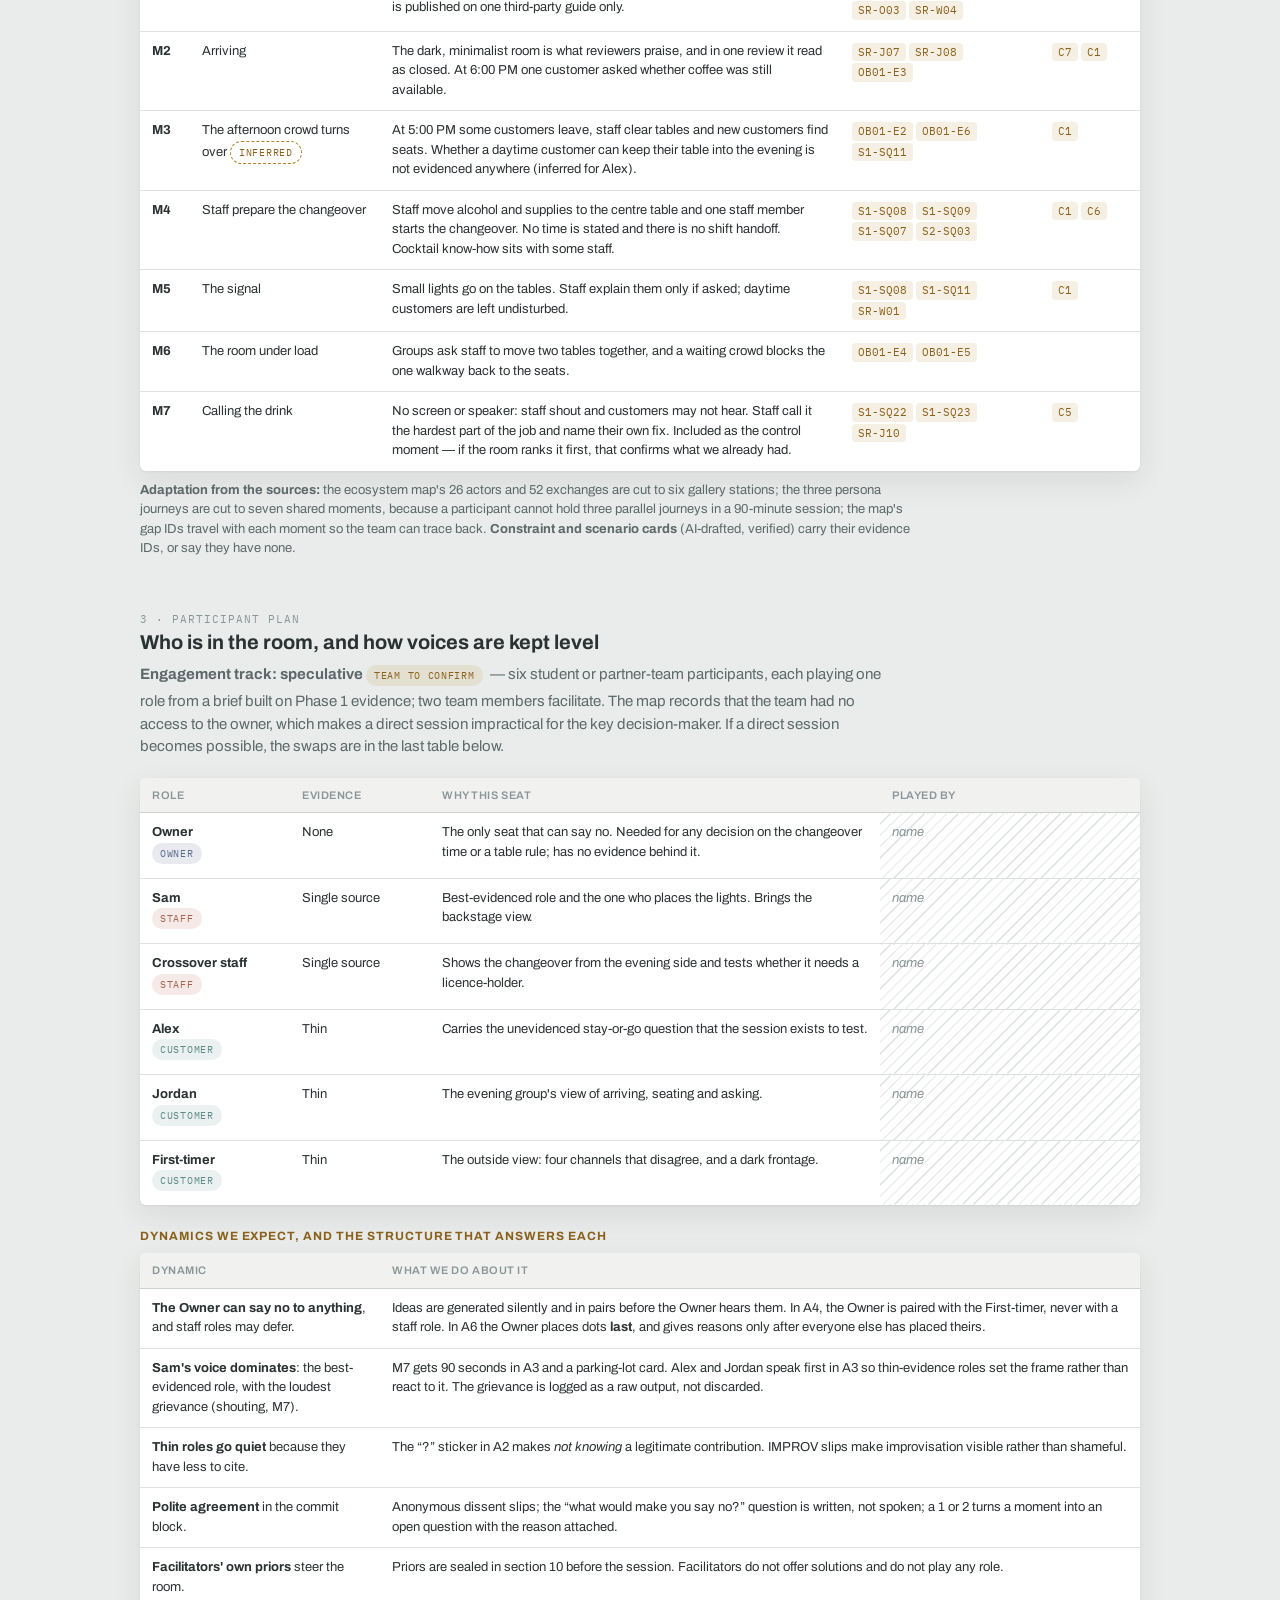
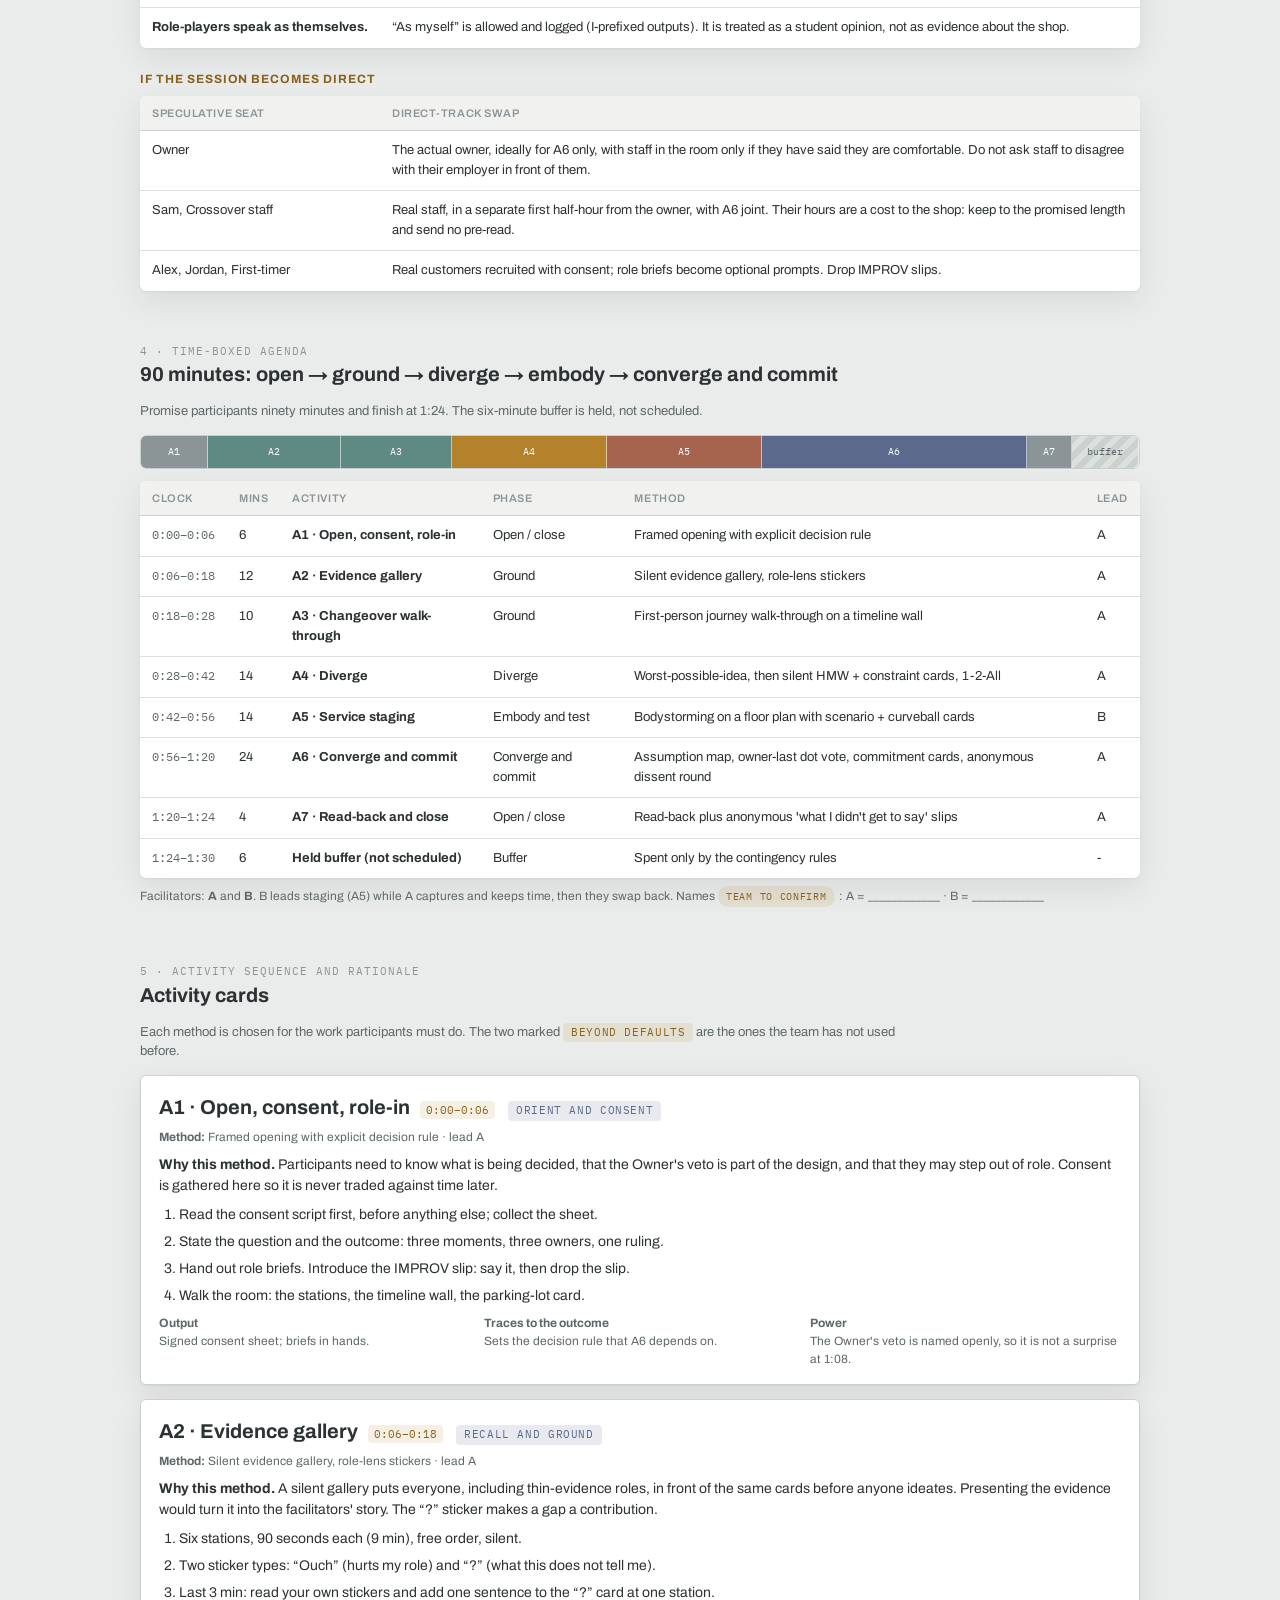
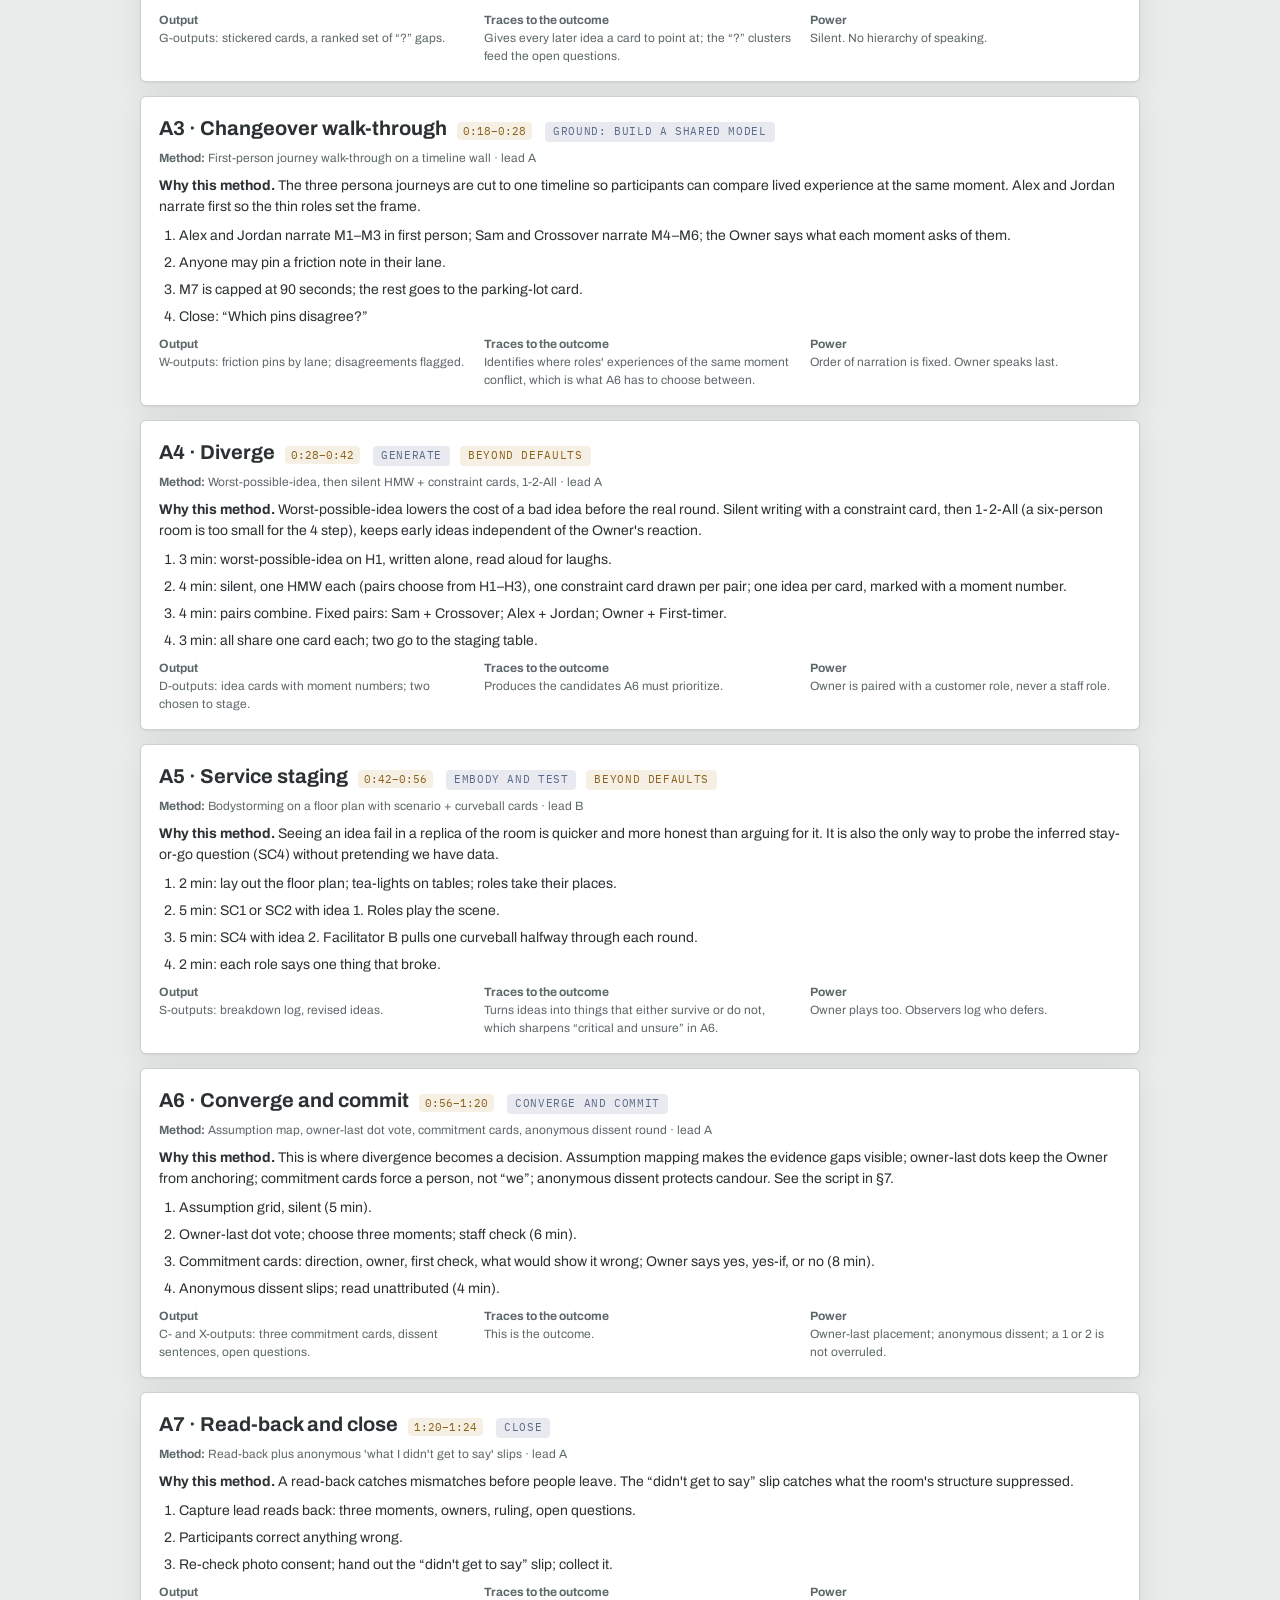
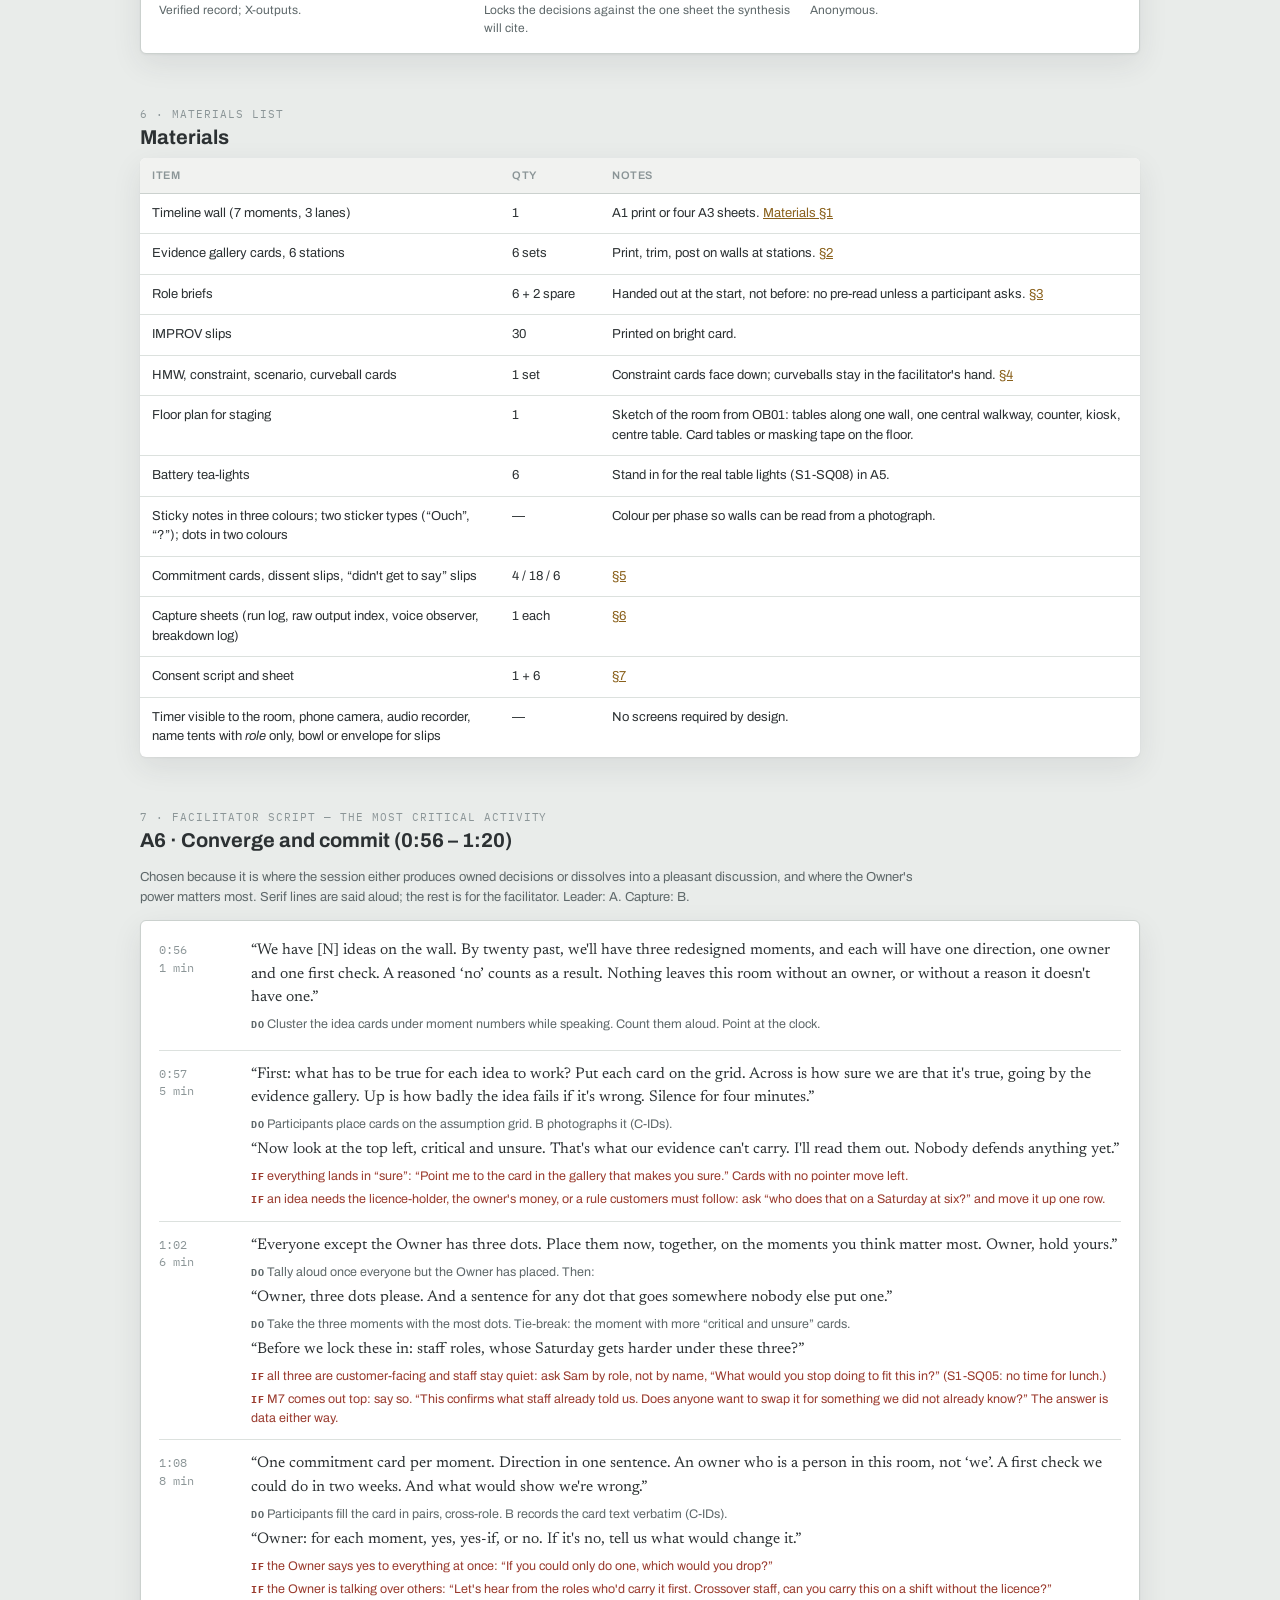
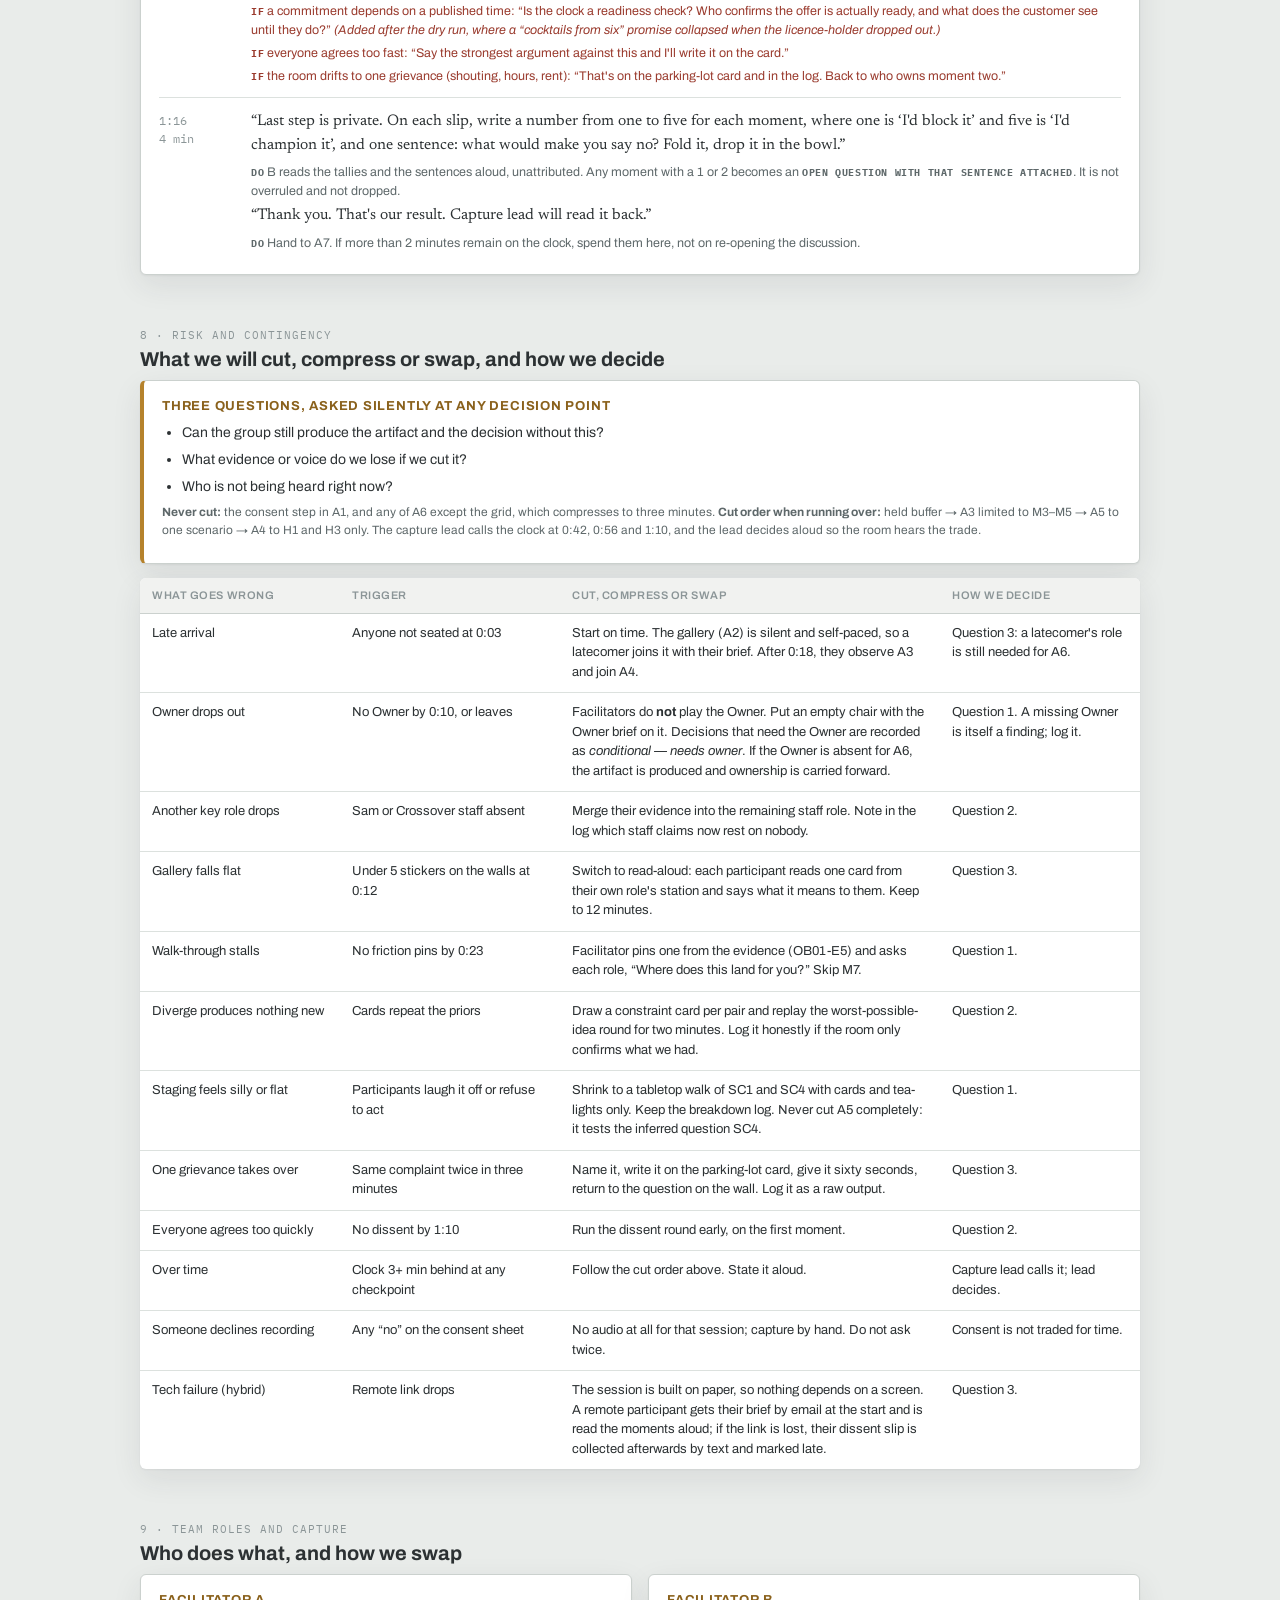
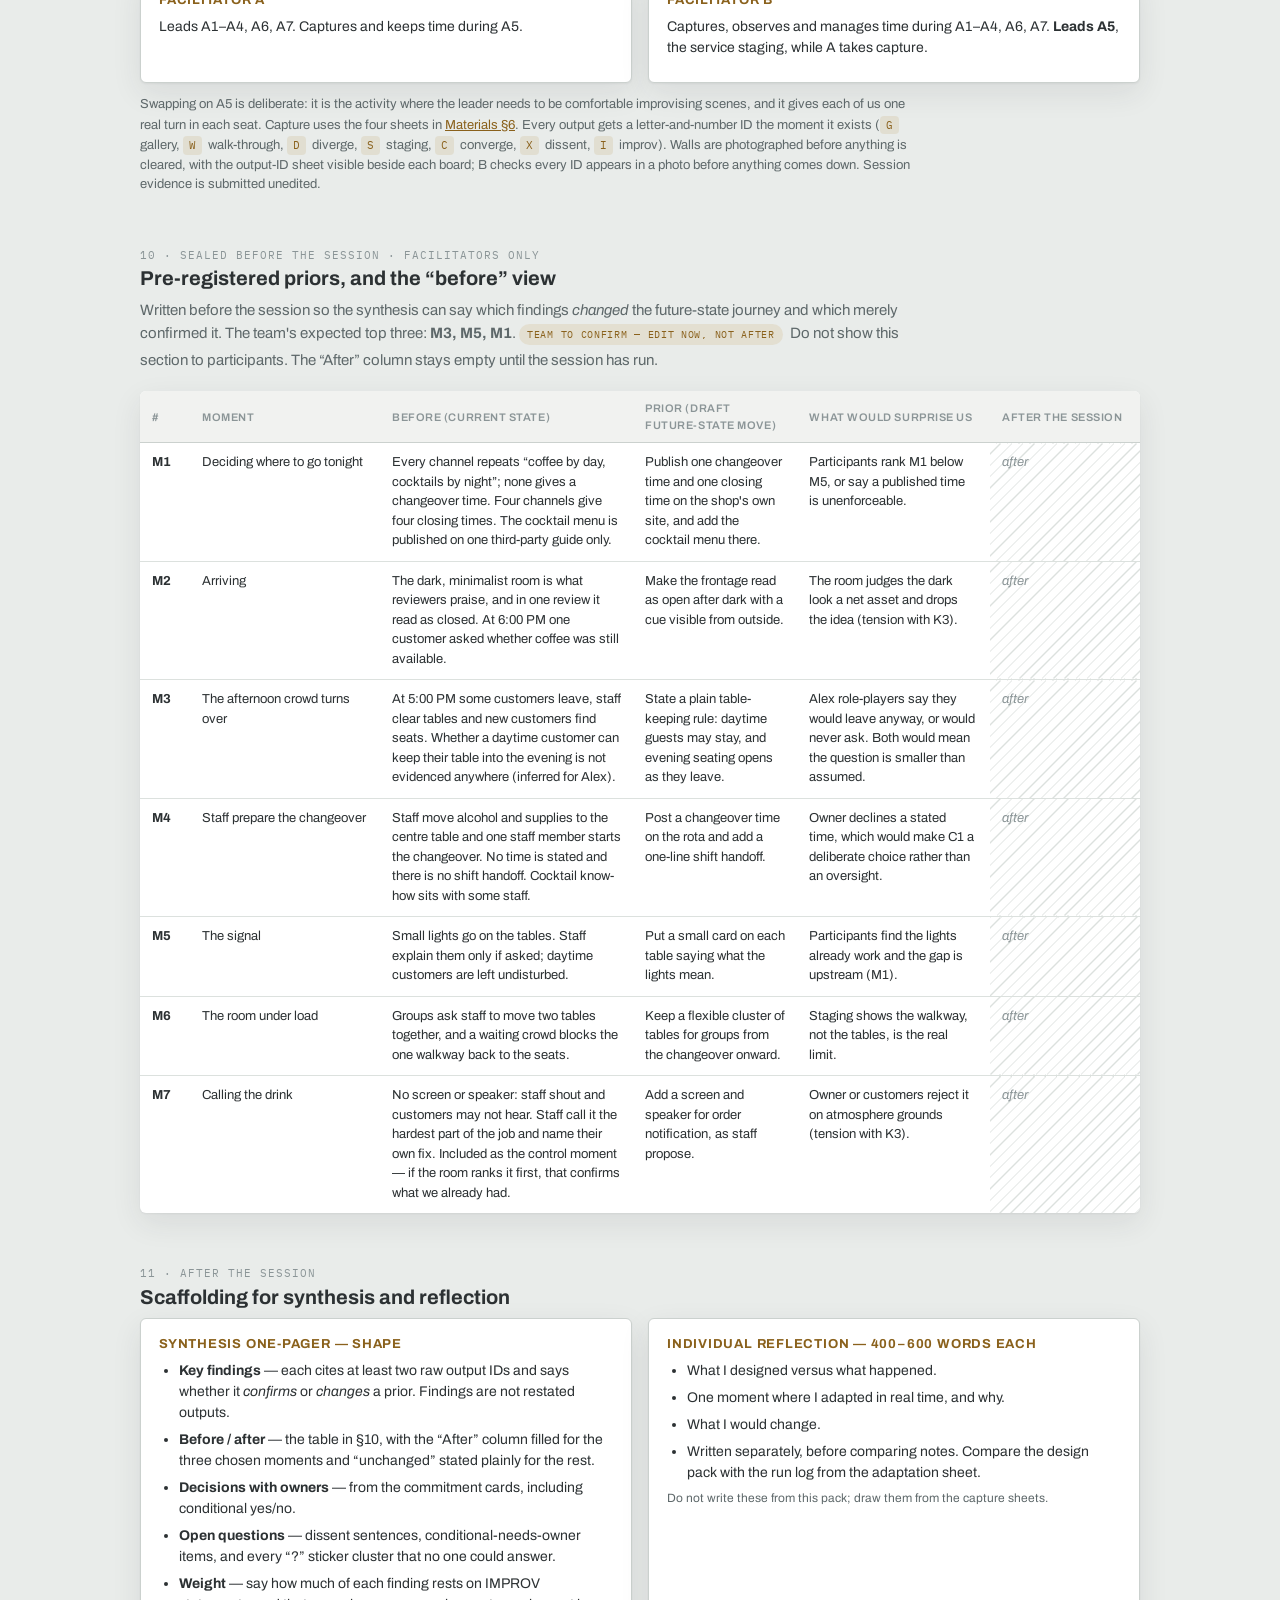
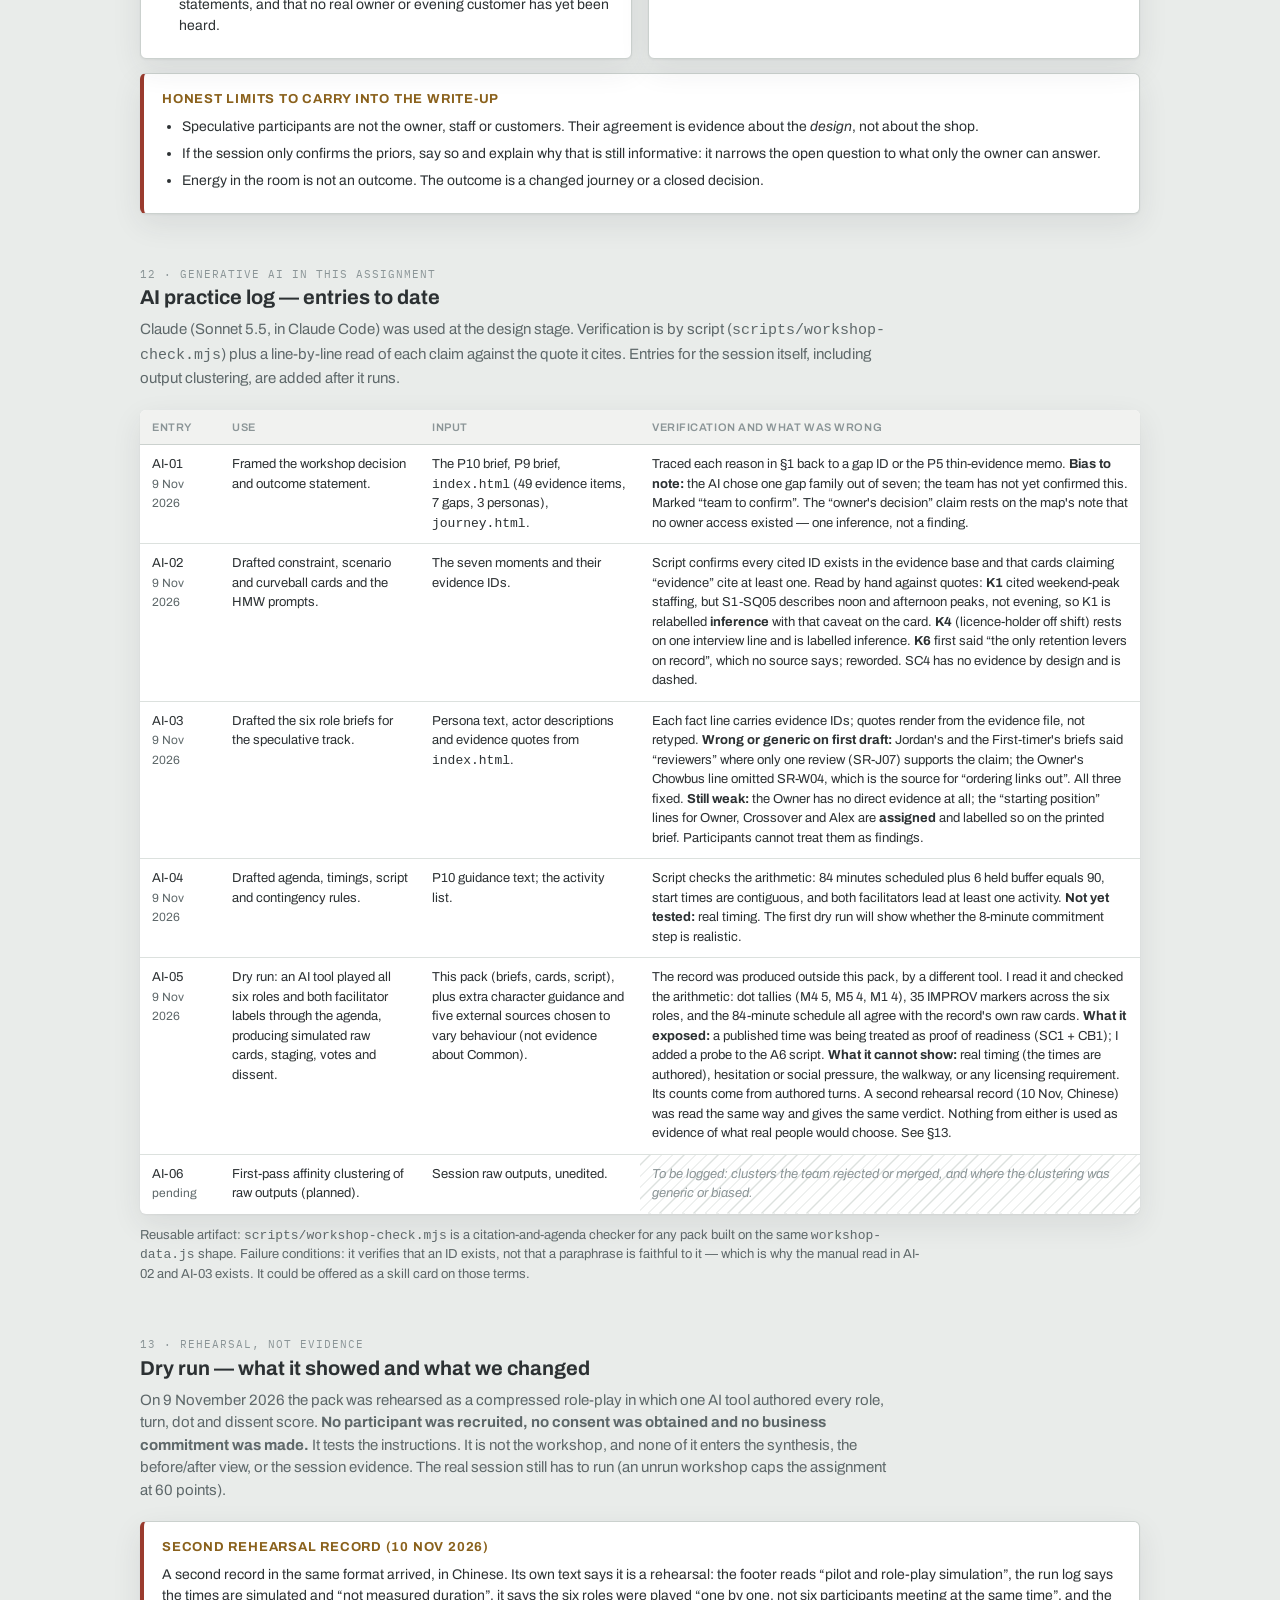
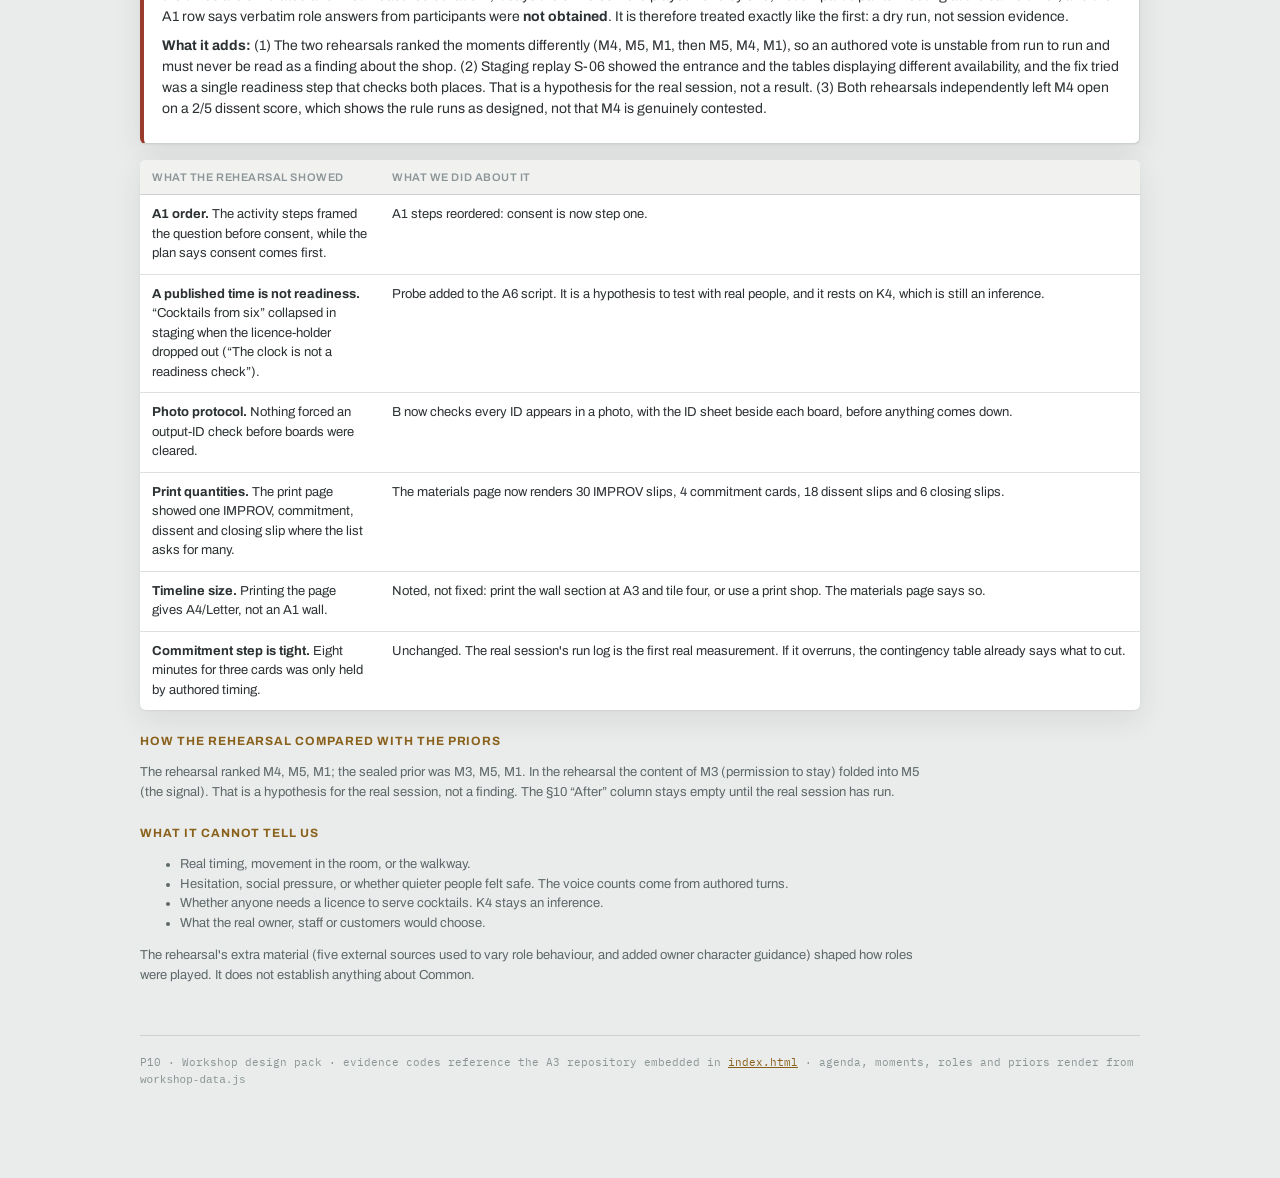
<file: workshop.html>
<!DOCTYPE html>
<html lang="en">
<head>
<meta charset="UTF-8">
<meta name="viewport" content="width=device-width, initial-scale=1.0">
<title>Workshop Design Pack — Common Coffee</title>
<link rel="preconnect" href="https://fonts.googleapis.com">
<link rel="preconnect" href="https://fonts.gstatic.com" crossorigin>
<link rel="stylesheet" href="https://fonts.googleapis.com/css2?family=Archivo:wght@400;500;600;700&family=IBM+Plex+Mono:wght@400;500&family=Newsreader:ital,opsz,wght@0,6..72,400;1,6..72,400&display=swap">
<link rel="stylesheet" href="workshop.css">
</head>
<body>
<header class="top">
  <span class="brand">Common Coffee &amp; Cocktails</span>
  <a class="here" href="workshop.html">workshop design pack</a>
  <a href="workshop-materials.html">printable materials</a>
  <a href="index.html">ecosystem map</a>
  <a href="journey.html">journey map</a>
</header>

<div class="wrap">
  <h1>Workshop Design Pack</h1>
  <div class="sub">P10 · Advanced workshop design and application · Doraville GA · ID 6126 Team 7 · status: designed, not yet run</div>

  <div class="card key" style="margin-bottom:26px">
    <h4>Status</h4>
    <ul>
      <li><b>Done before the session:</b> decision and outcome, participant plan, agenda, activity cards, boundary objects, role briefs and stimulus (all cited), facilitator script, contingency plan, capture sheets, consent script, pre-registered priors, AI log entries to date.</li>
      <li><b>Dry run done (9 Nov 2026):</b> a role-play rehearsal, not a session. It is documented in §13, changed three things in this pack, and is <b>not</b> session evidence. The real session has not run.</li>
      <li><b>Filled in after the real session:</b> “Session evidence”, the synthesis one-pager, and the before/after journey (the “After” column below is deliberately empty). Reflections are individual and not drafted here.</li>
      <li><b>Team confirmations needed (marked <span class="tag draft">team to confirm</span>):</b> the choice of decision, the engagement track, the facilitator pairing, and the priors.</li>
    </ul>
  </div>

  <div class="toc">
    <a href="#decision">1 · Decision &amp; outcome</a>
    <a href="#objects">2 · Boundary objects</a>
    <a href="#people">3 · Participants &amp; power</a>
    <a href="#agenda">4 · Agenda</a>
    <a href="#activities">5 · Activity cards</a>
    <a href="#materials">6 · Materials</a>
    <a href="#script">7 · Facilitator script</a>
    <a href="#risk">8 · Risk &amp; contingency</a>
    <a href="#roles">9 · Roles &amp; capture</a>
    <a href="#priors">10 · Priors &amp; before view</a>
    <a href="#after">11 · After the session</a>
    <a href="#ai">12 · AI practice log</a>
    <a href="#dryrun">13 · Dry run</a>
  </div>

  <!-- ===================================================== 1 DECISION -->
  <section class="block" id="decision"><div class="num">1 · frame the decision</div>
    <h2>The changeover: what should the room say, ask and do when coffee becomes cocktails?</h2>
    <p class="lede">The open question, stated as a contested choice: <b>should the changeover be a clear, stated cutover, or a soft overlap that lets daytime guests stay?</b> Everything the team has found points at this moment, and nothing the team has found can settle it. <span class="tag draft">team to confirm</span></p>

    <div class="grid2">
      <div class="card key"><h4>Primary outcome — artifact plus decision</h4>
        <p><b>Artifact:</b> a prioritized set of <b>three redesigned changeover moments</b> (chosen from the seven on the timeline wall), each with one chosen redesign direction.</p>
        <p><b>Decision:</b> for each of the three, <b>an agreed owner and a first check to run within two weeks</b>, plus a ruling on stated cutover versus soft overlap. A reasoned “no” from the Owner counts as an outcome and is carried forward as an open question with its reason.</p>
        <p class="small">Test for every activity: if it does not help produce the three moments, the owners, or the ruling, it is cut.</p>
      </div>
      <div class="card"><h4>Why the team cannot resolve this alone</h4>
        <ul>
          <li><b>It is the owner's decision.</b> No changeover time exists on any channel (C1). Setting one, or a table-keeping rule, is the owner's call, and the map records no access to the owner.</li>
          <li><b>The key customer step has no evidence.</b> Whether Alex can keep a table into the evening is inferred, not observed (P5 thin-evidence memo).</li>
          <li><b>The trade-off is real.</b> The dark, quiet room is the shop's asset (SR-J06, SR-J07) and also the reason one party read it as closed (SR-J08, C7). Clarity and atmosphere pull apart.</li>
          <li><b>Staff feasibility rests on one voice</b> (S1, answered by a team member).</li>
        </ul></div>
    </div>

    <h3>Why this decision and not another</h3>
    <table class="t">
      <tr><th style="width:26%">Candidate</th><th>Why it was or was not chosen</th></tr>
      <tr><td><b>Changeover</b> (C1, C7, M1–M6)</td><td>Chosen. Touches all three personas, the owner, four channels and the table lights. Contested trade-off, owner-dependent, thin on the customer side.</td></tr>
      <tr><td>Drink-ready notification (C5, M7)</td><td>Not the focus. Staff already name the fix (S1-SQ23). Kept on the wall as the <b>control moment</b>: if the room ranks it first, the session confirms what we had, and we say so.</td></tr>
      <tr><td>Coordination and handoff (C6)</td><td>Folded in as M4 because the changeover is where its absence shows. As its own workshop it would rest on one staff voice.</td></tr>
      <tr><td>Conflicting hours (C2) and the menu (C3)</td><td>Folded into M1. Mostly a publishing fix once a changeover time exists.</td></tr>
    </table>
  </section>

  <!-- ====================================================== 2 OBJECTS -->
  <section class="block" id="objects"><div class="num">2 · boundary objects</div>
    <h2>What participants work from</h2>
    <p class="lede">The D1 ecosystem map, the personas and the P5 current-state journey are rebuilt into three things a participant can touch in under a minute: a timeline wall, an evidence gallery, and role briefs. None of them shows a solution. Full printable versions: <a href="workshop-materials.html">workshop-materials.html</a>.</p>
    <table class="t" id="momentsTable"><tr><th style="width:5%">#</th><th style="width:19%">Moment</th><th>Current state</th><th style="width:20%">Evidence</th><th style="width:10%">Gaps</th></tr></table>
    <p class="note" style="margin-top:10px"><b>Adaptation from the sources:</b> the ecosystem map's 26 actors and 52 exchanges are cut to six gallery stations; the three persona journeys are cut to seven shared moments, because a participant cannot hold three parallel journeys in a 90-minute session; the map's gap IDs travel with each moment so the team can trace back. <b>Constraint and scenario cards</b> (AI-drafted, verified) carry their evidence IDs, or say they have none.</p>
  </section>

  <!-- ====================================================== 3 PEOPLE -->
  <section class="block" id="people"><div class="num">3 · participant plan</div>
    <h2>Who is in the room, and how voices are kept level</h2>
    <p class="lede"><b>Engagement track: speculative</b> <span class="tag draft">team to confirm</span> — six student or partner-team participants, each playing one role from a brief built on Phase 1 evidence; two team members facilitate. The map records that the team had no access to the owner, which makes a direct session impractical for the key decision-maker. If a direct session becomes possible, the swaps are in the last table below.</p>
    <table class="t" id="rolesTable"><tr><th style="width:15%">Role</th><th style="width:14%">Evidence</th><th>Why this seat</th><th style="width:26%">Played by</th></tr></table>

    <h3>Dynamics we expect, and the structure that answers each</h3>
    <table class="t">
      <tr><th style="width:24%">Dynamic</th><th>What we do about it</th></tr>
      <tr><td><b>The Owner can say no to anything</b>, and staff roles may defer.</td><td>Ideas are generated silently and in pairs before the Owner hears them. In A4, the Owner is paired with the First-timer, never with a staff role. In A6 the Owner places dots <b>last</b>, and gives reasons only after everyone else has placed theirs.</td></tr>
      <tr><td><b>Sam's voice dominates</b>: the best-evidenced role, with the loudest grievance (shouting, M7).</td><td>M7 gets 90 seconds in A3 and a parking-lot card. Alex and Jordan speak first in A3 so thin-evidence roles set the frame rather than react to it. The grievance is logged as a raw output, not discarded.</td></tr>
      <tr><td><b>Thin roles go quiet</b> because they have less to cite.</td><td>The “?” sticker in A2 makes <i>not knowing</i> a legitimate contribution. IMPROV slips make improvisation visible rather than shameful.</td></tr>
      <tr><td><b>Polite agreement</b> in the commit block.</td><td>Anonymous dissent slips; the “what would make you say no?” question is written, not spoken; a 1 or 2 turns a moment into an open question with the reason attached.</td></tr>
      <tr><td><b>Facilitators' own priors</b> steer the room.</td><td>Priors are sealed in section 10 before the session. Facilitators do not offer solutions and do not play any role.</td></tr>
      <tr><td><b>Role-players speak as themselves.</b></td><td>“As myself” is allowed and logged (I-prefixed outputs). It is treated as a student opinion, not as evidence about the shop.</td></tr>
    </table>

    <h3>If the session becomes direct</h3>
    <table class="t">
      <tr><th style="width:24%">Speculative seat</th><th>Direct-track swap</th></tr>
      <tr><td>Owner</td><td>The actual owner, ideally for A6 only, with staff in the room only if they have said they are comfortable. Do not ask staff to disagree with their employer in front of them.</td></tr>
      <tr><td>Sam, Crossover staff</td><td>Real staff, in a separate first half-hour from the owner, with A6 joint. Their hours are a cost to the shop: keep to the promised length and send no pre-read.</td></tr>
      <tr><td>Alex, Jordan, First-timer</td><td>Real customers recruited with consent; role briefs become optional prompts. Drop IMPROV slips.</td></tr>
    </table>
  </section>

  <!-- ====================================================== 4 AGENDA -->
  <section class="block" id="agenda"><div class="num">4 · time-boxed agenda</div>
    <h2>90 minutes: open → ground → diverge → embody → converge and commit</h2>
    <p class="note">Promise participants ninety minutes and finish at 1:24. The six-minute buffer is held, not scheduled.</p>
    <div class="bar" id="bar"></div>
    <table class="t" id="agendaTable" style="margin-top:12px"><tr><th>Clock</th><th>Mins</th><th>Activity</th><th>Phase</th><th>Method</th><th>Lead</th></tr></table>
    <p class="small" style="margin-top:8px">Facilitators: <b>A</b> and <b>B</b>. B leads staging (A5) while A captures and keeps time, then they swap back. Names <span class="tag draft">team to confirm</span>: A = ____________ · B = ____________</p>
  </section>

  <!-- ================================================ 5 ACTIVITY CARDS -->
  <section class="block" id="activities"><div class="num">5 · activity sequence and rationale</div>
    <h2>Activity cards</h2>
    <p class="note">Each method is chosen for the work participants must do. The two marked <span class="method beyond">beyond defaults</span> are the ones the team has not used before.</p>
    <div id="activityCards"></div>
  </section>

  <!-- ===================================================== 6 MATERIALS -->
  <section class="block" id="materials"><div class="num">6 · materials list</div>
    <h2>Materials</h2>
    <table class="t">
      <tr><th style="width:36%">Item</th><th style="width:10%">Qty</th><th>Notes</th></tr>
      <tr><td>Timeline wall (7 moments, 3 lanes)</td><td>1</td><td>A1 print or four A3 sheets. <a href="workshop-materials.html#timeline">Materials §1</a></td></tr>
      <tr><td>Evidence gallery cards, 6 stations</td><td>6 sets</td><td>Print, trim, post on walls at stations. <a href="workshop-materials.html#gallery">§2</a></td></tr>
      <tr><td>Role briefs</td><td>6 + 2 spare</td><td>Handed out at the start, not before: no pre-read unless a participant asks. <a href="workshop-materials.html#briefs">§3</a></td></tr>
      <tr><td>IMPROV slips</td><td>30</td><td>Printed on bright card.</td></tr>
      <tr><td>HMW, constraint, scenario, curveball cards</td><td>1 set</td><td>Constraint cards face down; curveballs stay in the facilitator's hand. <a href="workshop-materials.html#cards">§4</a></td></tr>
      <tr><td>Floor plan for staging</td><td>1</td><td>Sketch of the room from OB01: tables along one wall, one central walkway, counter, kiosk, centre table. Card tables or masking tape on the floor.</td></tr>
      <tr><td>Battery tea-lights</td><td>6</td><td>Stand in for the real table lights (S1-SQ08) in A5.</td></tr>
      <tr><td>Sticky notes in three colours; two sticker types (“Ouch”, “?”); dots in two colours</td><td>—</td><td>Colour per phase so walls can be read from a photograph.</td></tr>
      <tr><td>Commitment cards, dissent slips, “didn't get to say” slips</td><td>4 / 18 / 6</td><td><a href="workshop-materials.html#commit">§5</a></td></tr>
      <tr><td>Capture sheets (run log, raw output index, voice observer, breakdown log)</td><td>1 each</td><td><a href="workshop-materials.html#capture">§6</a></td></tr>
      <tr><td>Consent script and sheet</td><td>1 + 6</td><td><a href="workshop-materials.html#consent">§7</a></td></tr>
      <tr><td>Timer visible to the room, phone camera, audio recorder, name tents with <i>role</i> only, bowl or envelope for slips</td><td>—</td><td>No screens required by design.</td></tr>
    </table>
  </section>

  <!-- ===================================================== 7 SCRIPT -->
  <section class="block" id="script"><div class="num">7 · facilitator script — the most critical activity</div>
    <h2>A6 · Converge and commit (0:56 – 1:20)</h2>
    <p class="note">Chosen because it is where the session either produces owned decisions or dissolves into a pleasant discussion, and where the Owner's power matters most. Serif lines are said aloud; the rest is for the facilitator. Leader: A. Capture: B.</p>
    <div class="script">
      <div class="beat"><div class="at">0:56<br>1 min</div><div>
        <p class="say">“We have [N] ideas on the wall. By twenty past, we'll have three redesigned moments, and each will have one direction, one owner and one first check. A reasoned ‘no’ counts as a result. Nothing leaves this room without an owner, or without a reason it doesn't have one.”</p>
        <p class="do"><b>Do</b> Cluster the idea cards under moment numbers while speaking. Count them aloud. Point at the clock.</p></div></div>

      <div class="beat"><div class="at">0:57<br>5 min</div><div>
        <p class="say">“First: what has to be true for each idea to work? Put each card on the grid. Across is how sure we are that it's true, going by the evidence gallery. Up is how badly the idea fails if it's wrong. Silence for four minutes.”</p>
        <p class="do"><b>Do</b> Participants place cards on the assumption grid. B photographs it (C-IDs).</p>
        <p class="say">“Now look at the top left, critical and unsure. That's what our evidence can't carry. I'll read them out. Nobody defends anything yet.”</p>
        <p class="if"><b>If</b> everything lands in “sure”: “Point me to the card in the gallery that makes you sure.” Cards with no pointer move left.</p>
        <p class="if"><b>If</b> an idea needs the licence-holder, the owner's money, or a rule customers must follow: ask “who does that on a Saturday at six?” and move it up one row.</p></div></div>

      <div class="beat"><div class="at">1:02<br>6 min</div><div>
        <p class="say">“Everyone except the Owner has three dots. Place them now, together, on the moments you think matter most. Owner, hold yours.”</p>
        <p class="do"><b>Do</b> Tally aloud once everyone but the Owner has placed. Then:</p>
        <p class="say">“Owner, three dots please. And a sentence for any dot that goes somewhere nobody else put one.”</p>
        <p class="do"><b>Do</b> Take the three moments with the most dots. Tie-break: the moment with more “critical and unsure” cards.</p>
        <p class="say">“Before we lock these in: staff roles, whose Saturday gets harder under these three?”</p>
        <p class="if"><b>If</b> all three are customer-facing and staff stay quiet: ask Sam by role, not by name, “What would you stop doing to fit this in?” (S1-SQ05: no time for lunch.)</p>
        <p class="if"><b>If</b> M7 comes out top: say so. “This confirms what staff already told us. Does anyone want to swap it for something we did not already know?” The answer is data either way.</p></div></div>

      <div class="beat"><div class="at">1:08<br>8 min</div><div>
        <p class="say">“One commitment card per moment. Direction in one sentence. An owner who is a person in this room, not ‘we’. A first check we could do in two weeks. And what would show we're wrong.”</p>
        <p class="do"><b>Do</b> Participants fill the card in pairs, cross-role. B records the card text verbatim (C-IDs).</p>
        <p class="say">“Owner: for each moment, yes, yes-if, or no. If it's no, tell us what would change it.”</p>
        <p class="if"><b>If</b> the Owner says yes to everything at once: “If you could only do one, which would you drop?”</p>
        <p class="if"><b>If</b> the Owner is talking over others: “Let's hear from the roles who'd carry it first. Crossover staff, can you carry this on a shift without the licence?”</p>
        <p class="if"><b>If</b> a commitment depends on a published time: “Is the clock a readiness check? Who confirms the offer is actually ready, and what does the customer see until they do?” <i>(Added after the dry run, where a “cocktails from six” promise collapsed when the licence-holder dropped out.)</i></p>
        <p class="if"><b>If</b> everyone agrees too fast: “Say the strongest argument against this and I'll write it on the card.”</p>
        <p class="if"><b>If</b> the room drifts to one grievance (shouting, hours, rent): “That's on the parking-lot card and in the log. Back to who owns moment two.”</p></div></div>

      <div class="beat"><div class="at">1:16<br>4 min</div><div>
        <p class="say">“Last step is private. On each slip, write a number from one to five for each moment, where one is ‘I'd block it’ and five is ‘I'd champion it’, and one sentence: what would make you say no? Fold it, drop it in the bowl.”</p>
        <p class="do"><b>Do</b> B reads the tallies and the sentences aloud, unattributed. Any moment with a 1 or 2 becomes an <b>open question with that sentence attached</b>. It is not overruled and not dropped.</p>
        <p class="say">“Thank you. That's our result. Capture lead will read it back.”</p>
        <p class="do"><b>Do</b> Hand to A7. If more than 2 minutes remain on the clock, spend them here, not on re-opening the discussion.</p></div></div>
    </div>
  </section>

  <!-- ===================================================== 8 RISK -->
  <section class="block" id="risk"><div class="num">8 · risk and contingency</div>
    <h2>What we will cut, compress or swap, and how we decide</h2>
    <div class="card key" style="margin-bottom:14px"><h4>Three questions, asked silently at any decision point</h4>
      <ul><li>Can the group still produce the artifact and the decision without this?</li>
      <li>What evidence or voice do we lose if we cut it?</li>
      <li>Who is not being heard right now?</li></ul>
      <p class="small" style="margin-top:6px"><b>Never cut:</b> the consent step in A1, and any of A6 except the grid, which compresses to three minutes. <b>Cut order when running over:</b> held buffer → A3 limited to M3–M5 → A5 to one scenario → A4 to H1 and H3 only. The capture lead calls the clock at 0:42, 0:56 and 1:10, and the lead decides aloud so the room hears the trade.</p></div>
    <table class="t">
      <tr><th style="width:20%">What goes wrong</th><th style="width:22%">Trigger</th><th>Cut, compress or swap</th><th style="width:20%">How we decide</th></tr>
      <tr><td>Late arrival</td><td>Anyone not seated at 0:03</td><td>Start on time. The gallery (A2) is silent and self-paced, so a latecomer joins it with their brief. After 0:18, they observe A3 and join A4.</td><td>Question 3: a latecomer's role is still needed for A6.</td></tr>
      <tr><td>Owner drops out</td><td>No Owner by 0:10, or leaves</td><td>Facilitators do <b>not</b> play the Owner. Put an empty chair with the Owner brief on it. Decisions that need the Owner are recorded as <i>conditional — needs owner</i>. If the Owner is absent for A6, the artifact is produced and ownership is carried forward.</td><td>Question 1. A missing Owner is itself a finding; log it.</td></tr>
      <tr><td>Another key role drops</td><td>Sam or Crossover staff absent</td><td>Merge their evidence into the remaining staff role. Note in the log which staff claims now rest on nobody.</td><td>Question 2.</td></tr>
      <tr><td>Gallery falls flat</td><td>Under 5 stickers on the walls at 0:12</td><td>Switch to read-aloud: each participant reads one card from their own role's station and says what it means to them. Keep to 12 minutes.</td><td>Question 3.</td></tr>
      <tr><td>Walk-through stalls</td><td>No friction pins by 0:23</td><td>Facilitator pins one from the evidence (OB01-E5) and asks each role, “Where does this land for you?” Skip M7.</td><td>Question 1.</td></tr>
      <tr><td>Diverge produces nothing new</td><td>Cards repeat the priors</td><td>Draw a constraint card per pair and replay the worst-possible-idea round for two minutes. Log it honestly if the room only confirms what we had.</td><td>Question 2.</td></tr>
      <tr><td>Staging feels silly or flat</td><td>Participants laugh it off or refuse to act</td><td>Shrink to a tabletop walk of SC1 and SC4 with cards and tea-lights only. Keep the breakdown log. Never cut A5 completely: it tests the inferred question SC4.</td><td>Question 1.</td></tr>
      <tr><td>One grievance takes over</td><td>Same complaint twice in three minutes</td><td>Name it, write it on the parking-lot card, give it sixty seconds, return to the question on the wall. Log it as a raw output.</td><td>Question 3.</td></tr>
      <tr><td>Everyone agrees too quickly</td><td>No dissent by 1:10</td><td>Run the dissent round early, on the first moment.</td><td>Question 2.</td></tr>
      <tr><td>Over time</td><td>Clock 3+ min behind at any checkpoint</td><td>Follow the cut order above. State it aloud.</td><td>Capture lead calls it; lead decides.</td></tr>
      <tr><td>Someone declines recording</td><td>Any “no” on the consent sheet</td><td>No audio at all for that session; capture by hand. Do not ask twice.</td><td>Consent is not traded for time.</td></tr>
      <tr><td>Tech failure (hybrid)</td><td>Remote link drops</td><td>The session is built on paper, so nothing depends on a screen. A remote participant gets their brief by email at the start and is read the moments aloud; if the link is lost, their dissent slip is collected afterwards by text and marked late.</td><td>Question 3.</td></tr>
    </table>
  </section>

  <!-- ===================================================== 9 ROLES -->
  <section class="block" id="roles"><div class="num">9 · team roles and capture</div>
    <h2>Who does what, and how we swap</h2>
    <div class="grid2">
      <div class="card"><h4>Facilitator A</h4><p>Leads A1–A4, A6, A7. Captures and keeps time during A5.</p></div>
      <div class="card"><h4>Facilitator B</h4><p>Captures, observes and manages time during A1–A4, A6, A7. <b>Leads A5</b>, the service staging, while A takes capture.</p></div>
    </div>
    <p class="note" style="margin-top:12px">Swapping on A5 is deliberate: it is the activity where the leader needs to be comfortable improvising scenes, and it gives each of us one real turn in each seat. Capture uses the four sheets in <a href="workshop-materials.html#capture">Materials §6</a>. Every output gets a letter-and-number ID the moment it exists (<span class="code">G</span> gallery, <span class="code">W</span> walk-through, <span class="code">D</span> diverge, <span class="code">S</span> staging, <span class="code">C</span> converge, <span class="code">X</span> dissent, <span class="code">I</span> improv). Walls are photographed before anything is cleared, with the output-ID sheet visible beside each board; B checks every ID appears in a photo before anything comes down. Session evidence is submitted unedited.</p>
  </section>

  <!-- ===================================================== 10 PRIORS -->
  <section class="block" id="priors"><div class="num">10 · sealed before the session · facilitators only</div>
    <h2>Pre-registered priors, and the “before” view</h2>
    <p class="lede">Written before the session so the synthesis can say which findings <i>changed</i> the future-state journey and which merely confirmed it. The team's expected top three: <b>M3, M5, M1</b>. <span class="tag draft">team to confirm — edit now, not after</span> Do not show this section to participants. The “After” column stays empty until the session has run.</p>
    <table class="t" id="priorsTable"><tr><th style="width:5%">#</th><th style="width:19%">Moment</th><th>Before (current state)</th><th>Prior (draft future-state move)</th><th>What would surprise us</th><th style="width:15%">After the session</th></tr></table>
  </section>

  <!-- ===================================================== 11 AFTER -->
  <section class="block" id="after"><div class="num">11 · after the session</div>
    <h2>Scaffolding for synthesis and reflection</h2>
    <div class="grid2">
      <div class="card"><h4>Synthesis one-pager — shape</h4>
        <ul><li><b>Key findings</b> — each cites at least two raw output IDs and says whether it <i>confirms</i> or <i>changes</i> a prior. Findings are not restated outputs.</li>
        <li><b>Before / after</b> — the table in §10, with the “After” column filled for the three chosen moments and “unchanged” stated plainly for the rest.</li>
        <li><b>Decisions with owners</b> — from the commitment cards, including conditional yes/no.</li>
        <li><b>Open questions</b> — dissent sentences, conditional-needs-owner items, and every “?” sticker cluster that no one could answer.</li>
        <li><b>Weight</b> — say how much of each finding rests on IMPROV statements, and that no real owner or evening customer has yet been heard.</li></ul></div>
      <div class="card"><h4>Individual reflection — 400–600 words each</h4>
        <ul><li>What I designed versus what happened.</li><li>One moment where I adapted in real time, and why.</li><li>What I would change.</li>
        <li>Written separately, before comparing notes. Compare the design pack with the run log from the adaptation sheet.</li></ul>
        <p class="small">Do not write these from this pack; draw them from the capture sheets.</p></div>
    </div>
    <div class="card warn" style="margin-top:14px"><h4>Honest limits to carry into the write-up</h4>
      <ul><li>Speculative participants are not the owner, staff or customers. Their agreement is evidence about the <i>design</i>, not about the shop.</li>
      <li>If the session only confirms the priors, say so and explain why that is still informative: it narrows the open question to what only the owner can answer.</li>
      <li>Energy in the room is not an outcome. The outcome is a changed journey or a closed decision.</li></ul></div>
  </section>

  <!-- ===================================================== 12 AI LOG -->
  <section class="block" id="ai"><div class="num">12 · generative AI in this assignment</div>
    <h2>AI practice log — entries to date</h2>
    <p class="lede">Claude (Sonnet 5.5, in Claude Code) was used at the design stage. Verification is by script (<code>scripts/workshop-check.mjs</code>) plus a line-by-line read of each claim against the quote it cites. Entries for the session itself, including output clustering, are added after it runs.</p>
    <table class="t">
      <tr><th style="width:8%">Entry</th><th style="width:20%">Use</th><th style="width:22%">Input</th><th>Verification and what was wrong</th></tr>
      <tr><td>AI-01<br><span class="small">9 Nov 2026</span></td><td>Framed the workshop decision and outcome statement.</td><td>The P10 brief, P9 brief, <code>index.html</code> (49 evidence items, 7 gaps, 3 personas), <code>journey.html</code>.</td><td>Traced each reason in §1 back to a gap ID or the P5 thin-evidence memo. <b>Bias to note:</b> the AI chose one gap family out of seven; the team has not yet confirmed this. Marked “team to confirm”. The “owner's decision” claim rests on the map's note that no owner access existed — one inference, not a finding.</td></tr>
      <tr><td>AI-02<br><span class="small">9 Nov 2026</span></td><td>Drafted constraint, scenario and curveball cards and the HMW prompts.</td><td>The seven moments and their evidence IDs.</td><td>Script confirms every cited ID exists in the evidence base and that cards claiming “evidence” cite at least one. Read by hand against quotes: <b>K1</b> cited weekend-peak staffing, but S1-SQ05 describes noon and afternoon peaks, not evening, so K1 is relabelled <b>inference</b> with that caveat on the card. <b>K4</b> (licence-holder off shift) rests on one interview line and is labelled inference. <b>K6</b> first said “the only retention levers on record”, which no source says; reworded. SC4 has no evidence by design and is dashed.</td></tr>
      <tr><td>AI-03<br><span class="small">9 Nov 2026</span></td><td>Drafted the six role briefs for the speculative track.</td><td>Persona text, actor descriptions and evidence quotes from <code>index.html</code>.</td><td>Each fact line carries evidence IDs; quotes render from the evidence file, not retyped. <b>Wrong or generic on first draft:</b> Jordan's and the First-timer's briefs said “reviewers” where only one review (SR-J07) supports the claim; the Owner's Chowbus line omitted SR-W04, which is the source for “ordering links out”. All three fixed. <b>Still weak:</b> the Owner has no direct evidence at all; the “starting position” lines for Owner, Crossover and Alex are <b>assigned</b> and labelled so on the printed brief. Participants cannot treat them as findings.</td></tr>
      <tr><td>AI-04<br><span class="small">9 Nov 2026</span></td><td>Drafted agenda, timings, script and contingency rules.</td><td>P10 guidance text; the activity list.</td><td>Script checks the arithmetic: 84 minutes scheduled plus 6 held buffer equals 90, start times are contiguous, and both facilitators lead at least one activity. <b>Not yet tested:</b> real timing. The first dry run will show whether the 8-minute commitment step is realistic.</td></tr>
      <tr><td>AI-05<br><span class="small">9 Nov 2026</span></td><td>Dry run: an AI tool played all six roles and both facilitator labels through the agenda, producing simulated raw cards, staging, votes and dissent.</td><td>This pack (briefs, cards, script), plus extra character guidance and five external sources chosen to vary behaviour (not evidence about Common).</td><td>The record was produced outside this pack, by a different tool. I read it and checked the arithmetic: dot tallies (M4 5, M5 4, M1 4), 35 IMPROV markers across the six roles, and the 84-minute schedule all agree with the record's own raw cards. <b>What it exposed:</b> a published time was being treated as proof of readiness (SC1 + CB1); I added a probe to the A6 script. <b>What it cannot show:</b> real timing (the times are authored), hesitation or social pressure, the walkway, or any licensing requirement. Its counts come from authored turns. A second rehearsal record (10 Nov, Chinese) was read the same way and gives the same verdict. Nothing from either is used as evidence of what real people would choose. See §13.</td></tr>
      <tr><td>AI-06<br><span class="small">pending</span></td><td>First-pass affinity clustering of raw outputs (planned).</td><td>Session raw outputs, unedited.</td><td class="blank">To be logged: clusters the team rejected or merged, and where the clustering was generic or biased.</td></tr>
    </table>
    <p class="note" style="margin-top:12px">Reusable artifact: <code>scripts/workshop-check.mjs</code> is a citation-and-agenda checker for any pack built on the same <code>workshop-data.js</code> shape. Failure conditions: it verifies that an ID exists, not that a paraphrase is faithful to it — which is why the manual read in AI-02 and AI-03 exists. It could be offered as a skill card on those terms.</p>
  </section>


  <!-- ===================================================== 13 DRY RUN -->
  <section class="block" id="dryrun"><div class="num">13 · rehearsal, not evidence</div>
    <h2>Dry run — what it showed and what we changed</h2>
    <p class="lede">On 9 November 2026 the pack was rehearsed as a compressed role-play in which one AI tool authored every role, turn, dot and dissent score. <b>No participant was recruited, no consent was obtained and no business commitment was made.</b> It tests the instructions. It is not the workshop, and none of it enters the synthesis, the before/after view, or the session evidence. The real session still has to run (an unrun workshop caps the assignment at 60 points).</p>
    <div class="card warn" style="margin:0 0 16px"><h4>Second rehearsal record (10 Nov 2026)</h4>
      <p>A second record in the same format arrived, in Chinese. Its own text says it is a rehearsal: the footer reads “pilot and role-play simulation”, the run log says the times are simulated and “not measured duration”, it says the six roles were played “one by one, not six participants meeting at the same time”, and the A1 row says verbatim role answers from participants were <b>not obtained</b>. It is therefore treated exactly like the first: a dry run, not session evidence.</p>
      <p><b>What it adds:</b> (1) The two rehearsals ranked the moments differently (M4, M5, M1, then M5, M4, M1), so an authored vote is unstable from run to run and must never be read as a finding about the shop. (2) Staging replay S-06 showed the entrance and the tables displaying different availability, and the fix tried was a single readiness step that checks both places. That is a hypothesis for the real session, not a result. (3) Both rehearsals independently left M4 open on a 2/5 dissent score, which shows the rule runs as designed, not that M4 is genuinely contested.</p>
    </div>
    <table class="t">
      <tr><th style="width:24%">What the rehearsal showed</th><th>What we did about it</th></tr>
      <tr><td><b>A1 order.</b> The activity steps framed the question before consent, while the plan says consent comes first.</td><td>A1 steps reordered: consent is now step one.</td></tr>
      <tr><td><b>A published time is not readiness.</b> “Cocktails from six” collapsed in staging when the licence-holder dropped out (“The clock is not a readiness check”).</td><td>Probe added to the A6 script. It is a hypothesis to test with real people, and it rests on K4, which is still an inference.</td></tr>
      <tr><td><b>Photo protocol.</b> Nothing forced an output-ID check before boards were cleared.</td><td>B now checks every ID appears in a photo, with the ID sheet beside each board, before anything comes down.</td></tr>
      <tr><td><b>Print quantities.</b> The print page showed one IMPROV, commitment, dissent and closing slip where the list asks for many.</td><td>The materials page now renders 30 IMPROV slips, 4 commitment cards, 18 dissent slips and 6 closing slips.</td></tr>
      <tr><td><b>Timeline size.</b> Printing the page gives A4/Letter, not an A1 wall.</td><td>Noted, not fixed: print the wall section at A3 and tile four, or use a print shop. The materials page says so.</td></tr>
      <tr><td><b>Commitment step is tight.</b> Eight minutes for three cards was only held by authored timing.</td><td>Unchanged. The real session's run log is the first real measurement. If it overruns, the contingency table already says what to cut.</td></tr>
    </table>
    <h3>How the rehearsal compared with the priors</h3>
    <p class="note">The rehearsal ranked M4, M5, M1; the sealed prior was M3, M5, M1. In the rehearsal the content of M3 (permission to stay) folded into M5 (the signal). That is a hypothesis for the real session, not a finding. The §10 “After” column stays empty until the real session has run.</p>
    <h3>What it cannot tell us</h3>
    <ul class="note"><li>Real timing, movement in the room, or the walkway.</li><li>Hesitation, social pressure, or whether quieter people felt safe. The voice counts come from authored turns.</li><li>Whether anyone needs a licence to serve cocktails. K4 stays an inference.</li><li>What the real owner, staff or customers would choose.</li></ul>
    <p class="note">The rehearsal's extra material (five external sources used to vary role behaviour, and added owner character guidance) shaped how roles were played. It does not establish anything about Common.</p>
  </section>

  <footer>P10 · Workshop design pack · evidence codes reference the A3 repository embedded in <a href="index.html">index.html</a> · agenda, moments, roles and priors render from <code>workshop-data.js</code></footer>
</div>

<script src="workshop-evidence.js"></script>
<script src="workshop-data.js"></script>
<script>
const esc = s => String(s).replace(/[&<>"]/g, c => ({"&":"&amp;","<":"&lt;",">":"&gt;",'"':"&quot;"}[c]));
const chips = ids => ids.map(i => `<span class="code">${esc(i)}</span>`).join("");
const clock = m => `${Math.floor(m/60)}:${String(m%60).padStart(2,"0")}`;
const KIND = {o:"Open / close", g:"Ground", d:"Diverge", e:"Embody and test", c:"Converge and commit", b:"Buffer"};
const rows = (id, html) => document.getElementById(id).insertAdjacentHTML("beforeend", html);

/* moments */
rows("momentsTable", WS.moments.map(m => `<tr><td><b>${m.id}</b></td><td>${esc(m.title)}${m.inferred ? ' <span class="tag inferred">inferred</span>' : ''}</td><td>${esc(m.now)}</td><td>${chips(m.ev)}</td><td>${chips(m.gaps)}</td></tr>`).join(""));

/* roles */
const why = {
 "R-OWN":"The only seat that can say no. Needed for any decision on the changeover time or a table rule; has no evidence behind it.",
 "R-SAM":"Best-evidenced role and the one who places the lights. Brings the backstage view.",
 "R-XOV":"Shows the changeover from the evening side and tests whether it needs a licence-holder.",
 "R-ALX":"Carries the unevidenced stay-or-go question that the session exists to test.",
 "R-JOR":"The evening group's view of arriving, seating and asking.",
 "R-FTM":"The outside view: four channels that disagree, and a dark frontage."};
const strength = {none:"None", thin:"Thin", "single source":"Single source"};
rows("rolesTable", WS.roles.map(r => `<tr><td><b>${esc(r.name)}</b><br><span class="tag ${r.type}">${r.type}</span></td><td>${strength[r.strength]}</td><td>${esc(why[r.id])}</td><td class="blank">name</td></tr>`).join(""));

/* agenda */
document.getElementById("bar").innerHTML = WS.agenda.map(a => `<div class="${a.kind}" style="flex:${a.mins}" title="${esc(a.title)}">${a.id !== "BF" ? a.id : "buffer"}</div>`).join("");
rows("agendaTable", WS.agenda.map(a => `<tr><td class="time">${clock(a.start)}–${clock(a.start + a.mins)}</td><td>${a.mins}</td><td><b>${a.id !== "BF" ? a.id + " · " : ""}${esc(a.title)}</b></td><td>${KIND[a.kind]}</td><td>${esc(a.method)}</td><td>${a.lead}</td></tr>`).join(""));

/* activity cards */
const ACT = {
A1:{work:"Orient and consent",why:"Participants need to know what is being decided, that the Owner's veto is part of the design, and that they may step out of role. Consent is gathered here so it is never traded against time later.",
  steps:["Read the consent script first, before anything else; collect the sheet.","State the question and the outcome: three moments, three owners, one ruling.","Hand out role briefs. Introduce the IMPROV slip: say it, then drop the slip.","Walk the room: the stations, the timeline wall, the parking-lot card."],
  out:"Signed consent sheet; briefs in hands.",trace:"Sets the decision rule that A6 depends on.",power:"The Owner's veto is named openly, so it is not a surprise at 1:08."},
A2:{work:"Recall and ground",why:"A silent gallery puts everyone, including thin-evidence roles, in front of the same cards before anyone ideates. Presenting the evidence would turn it into the facilitators' story. The “?” sticker makes a gap a contribution.",
  steps:["Six stations, 90 seconds each (9 min), free order, silent.","Two sticker types: “Ouch” (hurts my role) and “?” (what this does not tell me).","Last 3 min: read your own stickers and add one sentence to the “?” card at one station."],
  out:"G-outputs: stickered cards, a ranked set of “?” gaps.",trace:"Gives every later idea a card to point at; the “?” clusters feed the open questions.",power:"Silent. No hierarchy of speaking."},
A3:{work:"Ground: build a shared model",why:"The three persona journeys are cut to one timeline so participants can compare lived experience at the same moment. Alex and Jordan narrate first so the thin roles set the frame.",
  steps:["Alex and Jordan narrate M1–M3 in first person; Sam and Crossover narrate M4–M6; the Owner says what each moment asks of them.","Anyone may pin a friction note in their lane.","M7 is capped at 90 seconds; the rest goes to the parking-lot card.","Close: “Which pins disagree?”"],
  out:"W-outputs: friction pins by lane; disagreements flagged.",trace:"Identifies where roles' experiences of the same moment conflict, which is what A6 has to choose between.",power:"Order of narration is fixed. Owner speaks last."},
A4:{work:"Generate",why:"Worst-possible-idea lowers the cost of a bad idea before the real round. Silent writing with a constraint card, then 1-2-All (a six-person room is too small for the 4 step), keeps early ideas independent of the Owner's reaction.",beyond:true,
  steps:["3 min: worst-possible-idea on H1, written alone, read aloud for laughs.","4 min: silent, one HMW each (pairs choose from H1–H3), one constraint card drawn per pair; one idea per card, marked with a moment number.","4 min: pairs combine. Fixed pairs: Sam + Crossover; Alex + Jordan; Owner + First-timer.","3 min: all share one card each; two go to the staging table."],
  out:"D-outputs: idea cards with moment numbers; two chosen to stage.",trace:"Produces the candidates A6 must prioritize.",power:"Owner is paired with a customer role, never a staff role."},
A5:{work:"Embody and test",why:"Seeing an idea fail in a replica of the room is quicker and more honest than arguing for it. It is also the only way to probe the inferred stay-or-go question (SC4) without pretending we have data.",beyond:true,
  steps:["2 min: lay out the floor plan; tea-lights on tables; roles take their places.","5 min: SC1 or SC2 with idea 1. Roles play the scene.","5 min: SC4 with idea 2. Facilitator B pulls one curveball halfway through each round.","2 min: each role says one thing that broke."],
  out:"S-outputs: breakdown log, revised ideas.",trace:"Turns ideas into things that either survive or do not, which sharpens “critical and unsure” in A6.",power:"Owner plays too. Observers log who defers."},
A6:{work:"Converge and commit",why:"This is where divergence becomes a decision. Assumption mapping makes the evidence gaps visible; owner-last dots keep the Owner from anchoring; commitment cards force a person, not “we”; anonymous dissent protects candour. See the script in §7.",
  steps:["Assumption grid, silent (5 min).","Owner-last dot vote; choose three moments; staff check (6 min).","Commitment cards: direction, owner, first check, what would show it wrong; Owner says yes, yes-if, or no (8 min).","Anonymous dissent slips; read unattributed (4 min)."],
  out:"C- and X-outputs: three commitment cards, dissent sentences, open questions.",trace:"This is the outcome.",power:"Owner-last placement; anonymous dissent; a 1 or 2 is not overruled."},
A7:{work:"Close",why:"A read-back catches mismatches before people leave. The “didn't get to say” slip catches what the room's structure suppressed.",
  steps:["Capture lead reads back: three moments, owners, ruling, open questions.","Participants correct anything wrong.","Re-check photo consent; hand out the “didn't get to say” slip; collect it."],
  out:"Verified record; X-outputs.",trace:"Locks the decisions against the one sheet the synthesis will cite.",power:"Anonymous."}
};
document.getElementById("activityCards").innerHTML = WS.agenda.filter(a => a.kind !== "b").map(a => {
  const x = ACT[a.id];
  return `<div class="card" style="margin-bottom:14px"><div style="display:flex;gap:10px;align-items:baseline;flex-wrap:wrap"><h2 style="margin:0">${a.id} · ${esc(a.title)}</h2>
    <span class="code">${clock(a.start)}–${clock(a.start + a.mins)}</span><span class="method">${esc(x.work)}</span>${x.beyond ? '<span class="method beyond">beyond defaults</span>' : ''}</div>
    <p class="small" style="margin:6px 0 8px"><b>Method:</b> ${esc(a.method)} · lead ${a.lead}</p>
    <p><b>Why this method.</b> ${esc(x.why)}</p>
    <ol style="margin:0 0 8px;padding-left:20px">${x.steps.map(s => `<li>${esc(s)}</li>`).join("")}</ol>
    <div class="grid3"><div class="small"><b>Output</b><br>${esc(x.out)}</div><div class="small"><b>Traces to the outcome</b><br>${esc(x.trace)}</div><div class="small"><b>Power</b><br>${esc(x.power)}</div></div></div>`;
}).join("");

/* priors */
const tt = document.querySelector("#priors .lede b"); if (tt) tt.textContent = WS.priorTopThree;
rows("priorsTable", WS.priors.map(p => { const m = WS.moments.find(m => m.id === p.m); return `<tr><td><b>${p.m}</b></td><td>${esc(m.title)}</td><td>${esc(m.now)}</td><td>${esc(p.prior)}</td><td>${esc(p.surprise)}</td><td class="blank">after</td></tr>`; }).join(""));
</script>
</body>
</html>
</file>
<file: tobe.css>
:root{
  --chrome:#E9ECEA; --chrome-2:#E0E4E1; --chrome-3:#D4D9D6;
  --ink:#2C3133; --ink-2:#5E686A; --ink-3:#8B9597;
  --rule:#CBD1CE; --rule-soft:#DCE1DE;
  --stage:#F1F2F0; --card:#FFFFFF;
  --brass:#B5822C; --brass-deep:#8A611C; --brass-wash:rgba(181,130,44,.13);
  --customer:#5E8A83; --customer-wash:rgba(124,168,162,.16);
  --staff:#A6644F; --staff-wash:rgba(197,139,124,.16);
  --asis:#8B9597;
  --shadow:0 1px 2px rgba(44,49,51,.06), 0 10px 30px rgba(44,49,51,.09);
}
@media (prefers-color-scheme: dark){
  :root{
    --chrome:#1B1F20; --chrome-2:#232829; --chrome-3:#2C3234;
    --ink:#E4E8E7; --ink-2:#A8B1B1; --ink-3:#788283;
    --rule:#343A3B; --rule-soft:#282D2E;
    --stage:#212525; --card:#272B2C;
    --brass:#D39A3E; --brass-deep:#E0AE58; --brass-wash:rgba(211,154,62,.16);
    --customer:#7CB0A9; --customer-wash:rgba(124,176,169,.16);
    --staff:#CF9384; --staff-wash:rgba(207,147,132,.16);
    --asis:#788283;
    --shadow:0 1px 2px rgba(0,0,0,.45), 0 10px 30px rgba(0,0,0,.38);
  }
}
*{box-sizing:border-box}
body{margin:0; background:var(--chrome); color:var(--ink);
  font-family:"Archivo","Helvetica Neue",Arial,sans-serif; font-size:14px; line-height:1.5; -webkit-font-smoothing:antialiased}
a{color:var(--brass-deep)}
:focus-visible{outline:2px solid var(--brass); outline-offset:2px; border-radius:3px}
h1,h2,h3{margin:0; text-wrap:balance}
p{margin:0}
.mono{font-family:"IBM Plex Mono",monospace}

header.top{padding:12px 20px; border-bottom:1px solid var(--rule); background:var(--chrome); display:flex; align-items:baseline; gap:14px; flex-wrap:wrap}
header.top .brand{font-weight:600; font-size:15px}
header.top a{font-family:"IBM Plex Mono",monospace; font-size:11px; text-transform:uppercase; letter-spacing:.08em; color:var(--ink-3); text-decoration:none}
header.top a:hover{color:var(--brass-deep)}

.wrap{max-width:1400px; margin:0 auto; padding:28px 20px 80px}
.intro{max-width:980px}
h1{font-size:28px; font-weight:700; letter-spacing:-.01em; margin-bottom:4px}
.sub{font-family:"IBM Plex Mono",monospace; font-size:11px; text-transform:uppercase; letter-spacing:.09em; color:var(--ink-3); margin-bottom:22px}
.lede{font-family:"Newsreader",serif; font-size:20px; line-height:1.4; color:var(--ink); max-width:820px; margin-bottom:18px}
.memo{background:var(--card); border:1px solid var(--rule); border-left:4px solid var(--brass); border-radius:6px; padding:14px 18px; margin:18px 0 26px; box-shadow:var(--shadow); max-width:980px}
.memo h2{font-size:12px; text-transform:uppercase; letter-spacing:.06em; color:var(--brass-deep); margin-bottom:6px}
.memo ul{margin:0; padding-left:18px} .memo li{margin-bottom:5px}

.legend{display:flex; gap:16px; flex-wrap:wrap; margin:0 0 14px; font-size:12px; color:var(--ink-2); align-items:center}
.legend span{display:inline-flex; align-items:center; gap:6px}
.legend .flagkey{width:22px; height:22px; flex:none; justify-content:center; padding:0; border-radius:50%; background:var(--brass); color:#fff; font:700 11px/1 "IBM Plex Mono",monospace}

/* ---- status + tag chips ---- */
.chip{display:inline-block; font-family:"IBM Plex Mono",monospace; font-size:10px; text-transform:uppercase; letter-spacing:.06em; padding:2px 8px; border-radius:20px; white-space:nowrap}
.chip.cited{background:var(--brass-wash); color:var(--brass-deep)}
.chip.inferred{border:1px dashed var(--brass); color:var(--brass)}
.chip.hypothesis{background:var(--staff-wash); color:var(--staff)}
.chip.gap{background:var(--chrome-3); color:var(--ink-2)}
.chip.type{background:var(--customer-wash); color:var(--customer)}
.chip.new{background:var(--brass); color:#fff}
.chip.changed{background:var(--customer); color:#fff}
.chip.existing{background:var(--chrome-3); color:var(--ink-2)}
.chip.fallback{border:1px solid var(--rule); color:var(--ink-3)}
.code{display:inline-block; background:var(--brass-wash); color:var(--brass-deep); border-radius:4px; padding:1px 6px; margin:1px 3px 1px 0; font-size:10.5px; font-family:"IBM Plex Mono",monospace}

/* ---- the map ---- */
.mapwrap{overflow-x:auto; border:1px solid var(--rule); border-radius:8px; background:var(--card); box-shadow:var(--shadow)}
.map{display:grid; grid-template-columns:132px repeat(6, minmax(212px,1fr)); min-width:1420px}
.cell{padding:12px 12px; border-bottom:1px solid var(--rule-soft); border-right:1px solid var(--rule-soft); font-size:12.5px; line-height:1.45; position:relative; min-width:0}
.cell:nth-child(7n){border-right:none}
.lane{position:sticky; left:0; z-index:2; background:var(--stage); font-family:"IBM Plex Mono",monospace; font-size:10px; text-transform:uppercase; letter-spacing:.07em; color:var(--ink-2); border-right:1px solid var(--rule); display:flex; flex-direction:column; gap:4px; justify-content:flex-start}
.lane small{display:block; text-transform:none; letter-spacing:0; font-family:"Archivo",sans-serif; font-size:10.5px; color:var(--ink-3); line-height:1.3}
.lane.back{background:var(--staff-wash)} .lane.back{color:var(--staff)}
.lane.front{box-shadow:inset 3px 0 0 var(--customer)}
.lane.backs{box-shadow:inset 3px 0 0 var(--staff)}

.time{padding:5px 12px; font-family:"IBM Plex Mono",monospace; font-size:10px; text-transform:uppercase; letter-spacing:.09em; color:var(--ink-2); background:var(--chrome-2); border-bottom:1px solid var(--rule)}
.time.t-before{background:var(--chrome-3)} .time.t-after{background:var(--chrome-3)}
.phase-h{background:var(--stage); border-bottom:2px solid var(--rule)}
.phase-h .pid{font-family:"IBM Plex Mono",monospace; font-size:10px; color:var(--brass-deep); letter-spacing:.08em}
.phase-h h3{font-size:15px; font-weight:600; margin:2px 0 1px}
.phase-h .q{font-family:"Newsreader",serif; font-style:italic; color:var(--ink-2); font-size:13.5px}
.phase-h.moi{background:var(--brass-wash); box-shadow:inset 0 3px 0 var(--brass)}
.flag{position:absolute; right:10px; top:10px; width:26px; height:26px; border-radius:50%; background:var(--brass); color:#fff; display:grid; place-items:center; font-weight:700; font-size:13px; font-family:"IBM Plex Mono",monospace; box-shadow:0 2px 6px rgba(138,97,28,.4)}

.touch{display:flex; flex-direction:column; gap:5px}
.touch div{display:flex; align-items:center; gap:6px; flex-wrap:wrap}
.pain .item{margin-bottom:7px; padding-left:9px; border-left:2px solid var(--asis)}
.pain .item .chip{margin-right:4px}
.change{background:var(--customer-wash)}
.change b{display:block; font-family:"IBM Plex Mono",monospace; font-size:10px; text-transform:uppercase; letter-spacing:.06em; color:var(--customer); margin-bottom:3px; font-weight:500}
.backcell{background:var(--staff-wash)}
.small{font-size:11.5px; color:var(--ink-2)}
.ev-row{font-size:10.5px}

/* emotion row */
.emo{padding:0; grid-column:2 / span 6; border-right:none; height:196px}
.emo .plot{position:absolute; inset:14px 0 26px 0}
.emo svg{position:absolute; inset:0; width:100%; height:100%; overflow:visible}
.emo .grid{position:absolute; left:0; right:0; border-top:1px dashed var(--rule)}
.emo .dot{position:absolute; width:11px; height:11px; margin:-5.5px 0 0 -5.5px; border-radius:50%}
.emo .dot.a{background:var(--card); border:2px solid var(--asis)}
.emo .dot.t{background:var(--customer); border:2px solid var(--card); box-shadow:0 0 0 1px var(--customer)}
.emo .ylab{position:absolute; left:6px; font-size:10px; color:var(--ink-3); font-family:"IBM Plex Mono",monospace}
.emo .keyline{position:absolute; right:12px; bottom:5px; display:flex; gap:14px; font-size:10.5px; color:var(--ink-2)}
.emo .keyline i{display:inline-block; width:18px; height:0; vertical-align:middle; margin-right:5px}
.emo .moi-band{position:absolute; top:0; bottom:0; background:var(--brass-wash)}
.emolane{height:196px}

/* ---- moments of impact ---- */
h2.sec{font-size:20px; letter-spacing:-.01em; margin:44px 0 6px}
.secsub{color:var(--ink-2); max-width:760px; margin-bottom:16px}
.moments{display:grid; grid-template-columns:repeat(auto-fit,minmax(270px,1fr)); gap:14px}
.mcard{background:var(--card); border:1px solid var(--rule); border-top:4px solid var(--brass); border-radius:6px; padding:16px 16px 14px; box-shadow:var(--shadow); display:flex; flex-direction:column; gap:9px}
.mcard .num{width:28px; height:28px; border-radius:50%; background:var(--brass); color:#fff; display:grid; place-items:center; font-weight:700; font-family:"IBM Plex Mono",monospace}
.mcard h3{font-size:17px; font-weight:600}
.mcard .shift{font-family:"Newsreader",serif; font-size:16px; line-height:1.35}
.mcard dl{margin:0; display:grid; gap:7px}
.mcard dt{font-family:"IBM Plex Mono",monospace; font-size:10px; text-transform:uppercase; letter-spacing:.07em; color:var(--ink-3)}
.mcard dd{margin:0; font-size:12.5px; color:var(--ink-2)}
.row{display:flex; gap:6px; flex-wrap:wrap; align-items:center}

/* ---- concepts, jordan, risks ---- */
.concepts{display:grid; grid-template-columns:repeat(auto-fit,minmax(290px,1fr)); gap:14px}
.ccard{background:var(--card); border:1px solid var(--rule); border-radius:6px; padding:16px; box-shadow:var(--shadow)}
.ccard .k{font-family:"IBM Plex Mono",monospace; font-size:11px; color:var(--brass-deep); text-transform:uppercase; letter-spacing:.08em}
.ccard h3{font-size:19px; margin:3px 0 6px}
.ccard p{color:var(--ink-2); margin-bottom:10px}
table.t{width:100%; border-collapse:collapse; background:var(--card); border-radius:6px; overflow:hidden; box-shadow:var(--shadow)}
table.t th{text-align:left; font-size:11px; text-transform:uppercase; letter-spacing:.05em; color:var(--ink-3); padding:9px 12px; border-bottom:1px solid var(--rule); background:var(--stage)}
table.t td{padding:11px 12px; border-bottom:1px solid var(--rule-soft); vertical-align:top; font-size:13px}
table.t tr:last-child td{border-bottom:none}
.risks{display:grid; grid-template-columns:repeat(auto-fit,minmax(300px,1fr)); gap:12px}
.risk{background:var(--card); border:1px solid var(--rule); border-radius:6px; padding:12px 14px}
.risk b{display:block; margin-bottom:3px}
footer{margin-top:44px; padding-top:16px; border-top:1px solid var(--rule); font-size:11px; color:var(--ink-3); font-family:"IBM Plex Mono",monospace}

@media print{
  header.top{display:none} body{background:#fff}
  .mapwrap{overflow:visible; box-shadow:none} .map{min-width:0; font-size:9px}
  .lane{position:static}
  @page{size:landscape; margin:10mm}
}
</file>
<file: workshop.css>
/* Shared styles for workshop.html (design pack) and workshop-materials.html (printables).
   Tokens match journey.html so the three pages read as one set. */
:root{
  --chrome:#E9ECEA; --chrome-2:#E0E4E1;
  --ink:#2C3133; --ink-2:#5E686A; --ink-3:#8B9597;
  --rule:#CBD1CE; --rule-soft:#DCE1DE;
  --stage:#F1F2F0; --stage-2:#FFFFFF;
  --brass:#B5822C; --brass-deep:#8A611C; --brass-wash:rgba(181,130,44,.13);
  --c-customer:#5E8A83; --c-customer-wash:rgba(124,168,162,.16);
  --c-staff:#A6644F; --c-staff-wash:rgba(197,139,124,.18);
  --c-owner:#5B6A8C; --c-owner-wash:rgba(91,106,140,.14);
  --warn:#9A3B2E; --warn-wash:rgba(154,59,46,.10);
  --shadow:0 1px 2px rgba(44,49,51,.06), 0 10px 30px rgba(44,49,51,.09);
}
@media (prefers-color-scheme: dark){
  :root:not([data-theme="light"]){
    --chrome:#1B1F20; --chrome-2:#232829;
    --ink:#E4E8E7; --ink-2:#A8B1B1; --ink-3:#788283;
    --rule:#343A3B; --rule-soft:#282D2E;
    --stage:#212525; --stage-2:#272B2C;
    --brass:#D39A3E; --brass-deep:#E0AE58; --brass-wash:rgba(211,154,62,.16);
    --c-customer:#7CB0A9; --c-customer-wash:rgba(124,176,169,.16);
    --c-staff:#CF9384; --c-staff-wash:rgba(207,147,132,.18);
    --c-owner:#93A2C6; --c-owner-wash:rgba(147,162,198,.16);
    --warn:#E09283; --warn-wash:rgba(224,146,131,.14);
    --shadow:0 1px 2px rgba(0,0,0,.45), 0 10px 30px rgba(0,0,0,.38);
  }
}
*{box-sizing:border-box}
body{margin:0; background:var(--chrome); color:var(--ink); font-family:"Archivo","Helvetica Neue",Arial,sans-serif; font-size:14px; line-height:1.5; -webkit-font-smoothing:antialiased}
a{color:var(--brass-deep)}
.wrap{max-width:1040px; margin:0 auto; padding:28px 20px 90px}

header.top{padding:12px 20px; border-bottom:1px solid var(--rule); background:var(--chrome); display:flex; align-items:baseline; gap:18px; flex-wrap:wrap; position:sticky; top:0; z-index:5}
header.top .brand{font-weight:600; font-size:15px}
header.top a{font-family:"IBM Plex Mono",monospace; font-size:11px; text-transform:uppercase; letter-spacing:.08em; color:var(--ink-3); text-decoration:none}
header.top a:hover, header.top a.here{color:var(--brass-deep)}

h1{font-size:28px; font-weight:700; letter-spacing:-.01em; margin:0 0 4px}
h2{font-size:20px; margin:0 0 6px}
h3{font-size:12px; text-transform:uppercase; letter-spacing:.08em; color:var(--brass-deep); margin:22px 0 8px}
.sub{font-family:"IBM Plex Mono",monospace; font-size:11px; text-transform:uppercase; letter-spacing:.09em; color:var(--ink-3); margin-bottom:26px}
.lede{font-size:15px; color:var(--ink-2); max-width:760px; margin:0 0 20px}
section.block{margin-top:52px; scroll-margin-top:60px}
section.block > .num{font-family:"IBM Plex Mono",monospace; font-size:11px; letter-spacing:.09em; color:var(--ink-3); text-transform:uppercase}
.note{font-size:13px; color:var(--ink-2); max-width:780px}
.small{font-size:12px; color:var(--ink-2)}

.toc{display:flex; flex-wrap:wrap; gap:8px; margin:0 0 30px}
.toc a{font-family:"IBM Plex Mono",monospace; font-size:11px; border:1px solid var(--rule); border-radius:20px; padding:5px 11px; color:var(--ink-2); text-decoration:none; background:var(--stage-2)}
.toc a:hover{border-color:var(--brass); color:var(--brass-deep)}

.card{background:var(--stage-2); border:1px solid var(--rule); border-radius:6px; padding:16px 18px; box-shadow:var(--shadow)}
.card.key{border-left:4px solid var(--brass)}
.card.warn{border-left:4px solid var(--warn)}
.card h4{margin:0 0 6px; font-size:13px; text-transform:uppercase; letter-spacing:.06em; color:var(--brass-deep)}
.card p{margin:0 0 8px}
.card ul{margin:0; padding-left:20px}
.card li{margin-bottom:6px}
.grid2{display:grid; grid-template-columns:1fr 1fr; gap:16px}
.grid3{display:grid; grid-template-columns:repeat(3,1fr); gap:14px}
@media (max-width:760px){.grid2,.grid3{grid-template-columns:1fr}}

table.t{width:100%; border-collapse:collapse; background:var(--stage-2); border-radius:6px; overflow:hidden; box-shadow:var(--shadow); margin-bottom:6px}
table.t th{text-align:left; font-size:11px; text-transform:uppercase; letter-spacing:.05em; color:var(--ink-3); font-weight:600; padding:9px 12px; border-bottom:1px solid var(--rule); background:var(--stage)}
table.t td{padding:10px 12px; border-bottom:1px solid var(--rule-soft); vertical-align:top; font-size:13px}
table.t tr:last-child td{border-bottom:none}
table.t td.time{font-family:"IBM Plex Mono",monospace; font-size:11.5px; white-space:nowrap; color:var(--ink-2)}
table.t td.blank{background:repeating-linear-gradient(135deg,transparent 0 7px,var(--rule-soft) 7px 8px); color:var(--ink-3); font-style:italic}

.code{display:inline-block; background:var(--brass-wash); color:var(--brass-deep); border-radius:4px; padding:1px 6px; margin:1px 3px 1px 0; font-family:"IBM Plex Mono",monospace; font-size:11px}
.tag{display:inline-block; font-family:"IBM Plex Mono",monospace; font-size:10px; text-transform:uppercase; letter-spacing:.07em; padding:3px 8px; border-radius:20px; margin:0 4px 4px 0}
.tag.customer{background:var(--c-customer-wash); color:var(--c-customer)}
.tag.staff{background:var(--c-staff-wash); color:var(--c-staff)}
.tag.owner{background:var(--c-owner-wash); color:var(--c-owner)}
.tag.draft{background:var(--brass-wash); color:var(--brass-deep)}
.tag.thin{background:var(--warn-wash); color:var(--warn)}
.tag.inferred{border:1px dashed var(--brass); color:var(--brass-deep)}
.quote{font-family:"Newsreader",serif; font-style:italic; color:var(--ink-2)}
.method{display:inline-block; font-family:"IBM Plex Mono",monospace; font-size:10.5px; text-transform:uppercase; letter-spacing:.06em; background:var(--c-owner-wash); color:var(--c-owner); padding:2px 8px; border-radius:4px}
.beyond{background:var(--brass-wash); color:var(--brass-deep)}

.bar{display:flex; height:34px; border-radius:6px; overflow:hidden; border:1px solid var(--rule); background:var(--stage-2); margin:6px 0 4px}
.bar div{display:flex; align-items:center; justify-content:center; font-family:"IBM Plex Mono",monospace; font-size:10px; color:#fff; border-right:1px solid rgba(255,255,255,.55); overflow:hidden; white-space:nowrap}
.bar .o{background:#8B9597} .bar .g{background:var(--c-customer)} .bar .d{background:var(--brass)} .bar .e{background:var(--c-staff)} .bar .c{background:var(--c-owner)} .bar .b{background:repeating-linear-gradient(135deg,var(--rule) 0 6px,var(--rule-soft) 6px 12px); color:var(--ink-2)}

.script{background:var(--stage-2); border:1px solid var(--rule); border-radius:6px; padding:6px 18px 6px; box-shadow:var(--shadow)}
.script .beat{display:grid; grid-template-columns:78px 1fr; gap:14px; padding:12px 0; border-bottom:1px solid var(--rule-soft)}
.script .beat:last-child{border-bottom:none}
.script .at{font-family:"IBM Plex Mono",monospace; font-size:11.5px; color:var(--ink-3); padding-top:2px}
.script .say{font-family:"Newsreader",serif; font-size:15.5px; line-height:1.5; margin:0 0 6px}
.script .do{font-size:12.5px; color:var(--ink-2); margin:0 0 4px}
.script .if{font-size:12.5px; color:var(--warn); margin:4px 0 0}
.script .do b, .script .if b{font-family:"IBM Plex Mono",monospace; font-size:10px; text-transform:uppercase; letter-spacing:.06em}

footer{margin-top:50px; padding-top:18px; border-top:1px solid var(--rule); font-size:11px; color:var(--ink-3); font-family:"IBM Plex Mono",monospace}

/* ---------- printable cards ---------- */
.sheet-title{margin:46px 0 4px}
.cards{display:grid; grid-template-columns:repeat(auto-fill,minmax(300px,1fr)); gap:14px}
.pc{background:var(--stage-2); border:1.5px solid var(--ink-3); border-radius:8px; padding:14px 16px; break-inside:avoid; page-break-inside:avoid; display:flex; flex-direction:column; gap:6px}
.pc .hd{display:flex; justify-content:space-between; align-items:baseline; gap:8px}
.pc .id{font-family:"IBM Plex Mono",monospace; font-size:11px; color:var(--brass-deep); font-weight:500}
.pc .src{font-family:"IBM Plex Mono",monospace; font-size:10px; color:var(--ink-3)}
.pc .big{font-weight:600; font-size:15px; line-height:1.3}
.pc .q{font-family:"Newsreader",serif; font-style:italic; font-size:14.5px; line-height:1.45}
.pc .foot{font-size:11px; color:var(--ink-3); margin-top:auto}
.pc.device{border-style:dashed}
.pc.inferred{border-style:dashed; border-color:var(--brass)}

.brief{background:var(--stage-2); border:1.5px solid var(--ink-3); border-radius:8px; padding:20px 24px; margin-bottom:22px; break-inside:avoid; page-break-inside:avoid}
.brief h2{margin:0}
.brief .arch{color:var(--ink-2); font-weight:400}
.brief h4{margin:14px 0 4px; font-size:11px; text-transform:uppercase; letter-spacing:.08em; color:var(--brass-deep)}
.brief ul{margin:0; padding-left:18px}
.brief li{margin-bottom:5px}
.brief .stance{background:var(--brass-wash); border-radius:6px; padding:8px 12px}
.brief .unknown{background:var(--warn-wash); border-radius:6px; padding:8px 12px}

.sheet{border:1.5px solid var(--ink-3); background:var(--stage-2); border-radius:8px; padding:18px 22px; margin-bottom:22px; break-inside:avoid; page-break-inside:avoid}
.sheet table{width:100%; border-collapse:collapse; margin-top:8px}
.sheet th, .sheet td{border:1px solid var(--rule); padding:7px 9px; font-size:12px; text-align:left; vertical-align:top}
.sheet th{background:var(--stage); font-size:10.5px; text-transform:uppercase; letter-spacing:.05em; color:var(--ink-3)}
.sheet td.fill{height:34px}
.lines{border-bottom:1px solid var(--ink-3); height:26px}

.wall{border:2px solid var(--ink-3); background:var(--stage-2); border-radius:8px; padding:16px; margin-bottom:22px; break-inside:avoid; page-break-inside:avoid}
.wall .moments{display:grid; grid-template-columns:repeat(7,1fr); gap:6px}
.wall .m{border:1.5px solid var(--ink-3); border-radius:6px; padding:8px; font-size:11px; min-height:150px; background:var(--stage)}
.wall .m b{display:block; font-size:12px; margin-bottom:4px}
.wall .lane{display:grid; grid-template-columns:repeat(7,1fr); gap:6px; margin-top:6px}
.wall .lane div{border:1px dashed var(--ink-3); border-radius:6px; min-height:58px; padding:5px; font-size:10px; color:var(--ink-3)}
.wall .lanelabel{font-family:"IBM Plex Mono",monospace; font-size:10px; text-transform:uppercase; letter-spacing:.07em; color:var(--ink-2); margin-top:10px}

@media print{
  :root{--chrome:#fff; --stage:#fff; --stage-2:#fff; --shadow:none}
  body{background:#fff; color:#000; font-size:11.5pt}
  header.top, .toc, .noprint{display:none !important}
  .wrap{max-width:none; padding:0}
  section.block{margin-top:24pt}
  .card,.script,table.t{box-shadow:none}
  .pagebreak{page-break-before:always}
  .cards{grid-template-columns:repeat(2,1fr)}
  a{color:inherit; text-decoration:none}
}
</file>
